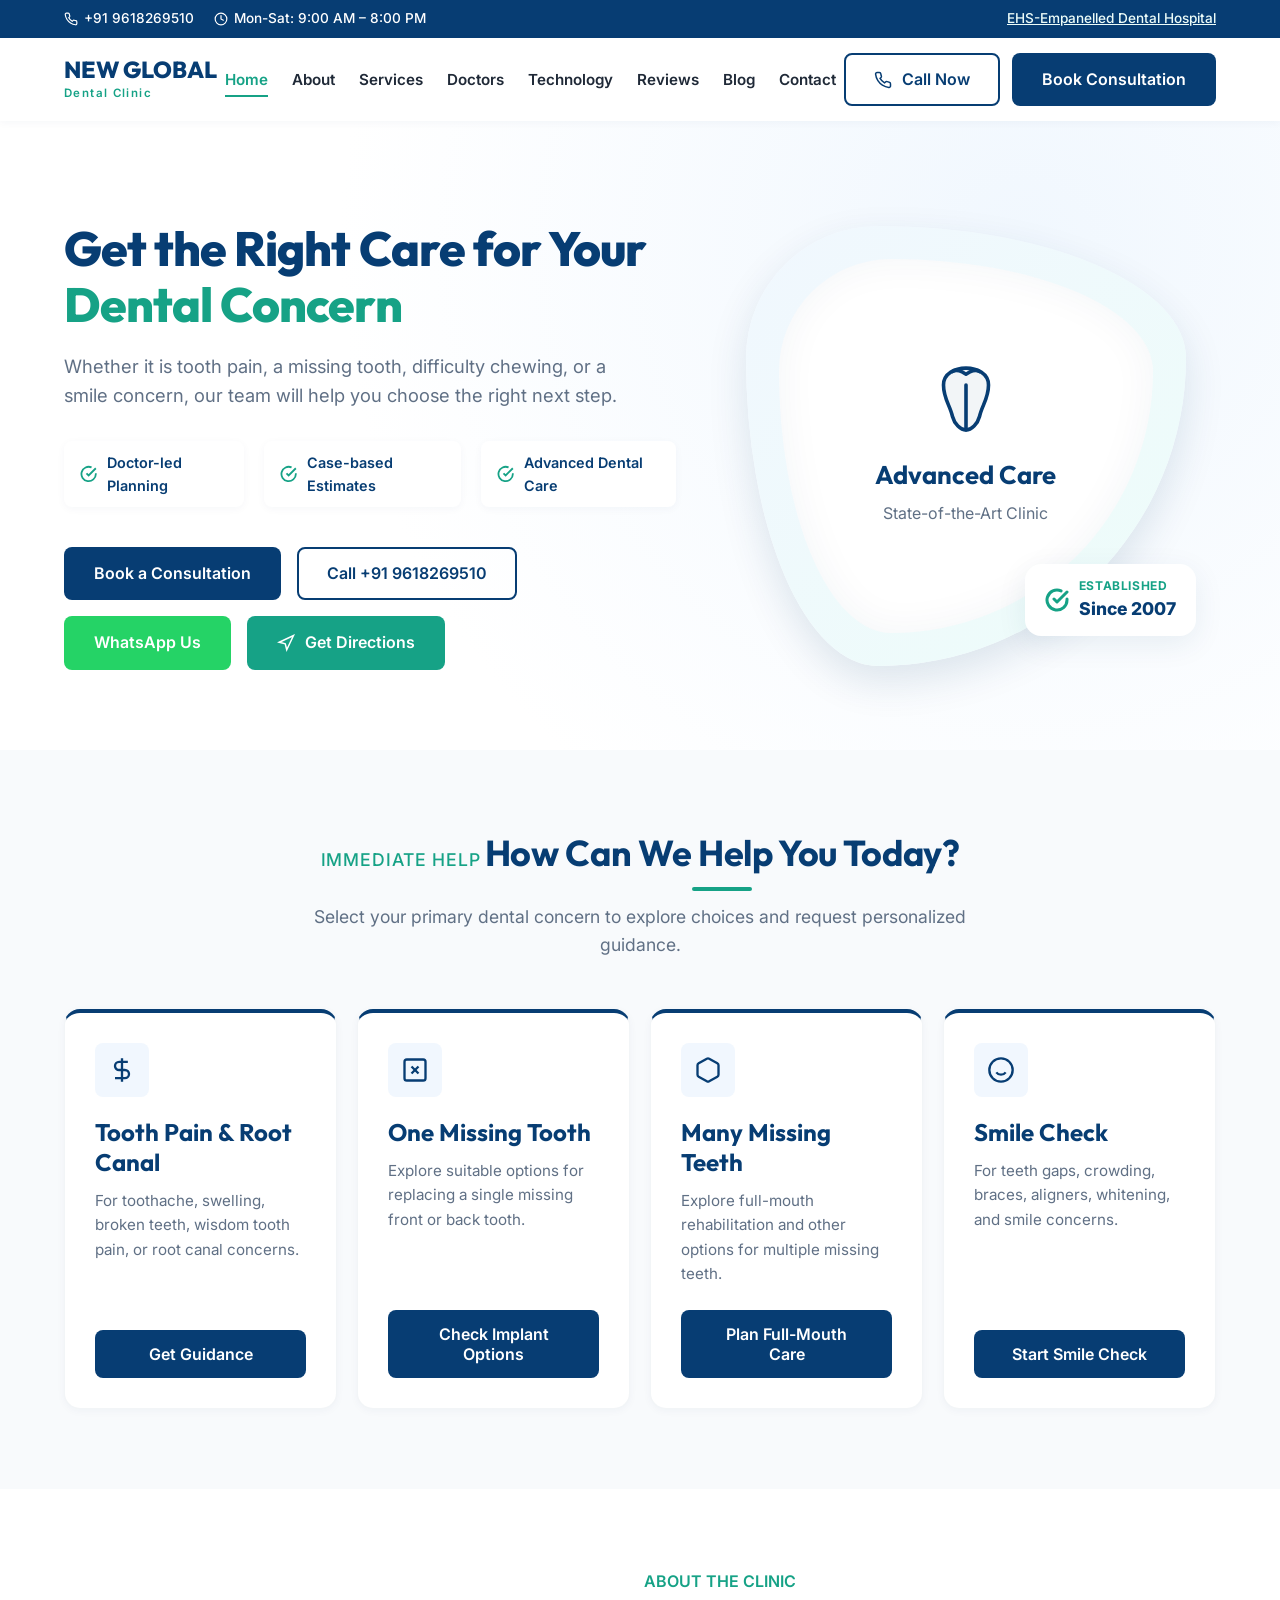
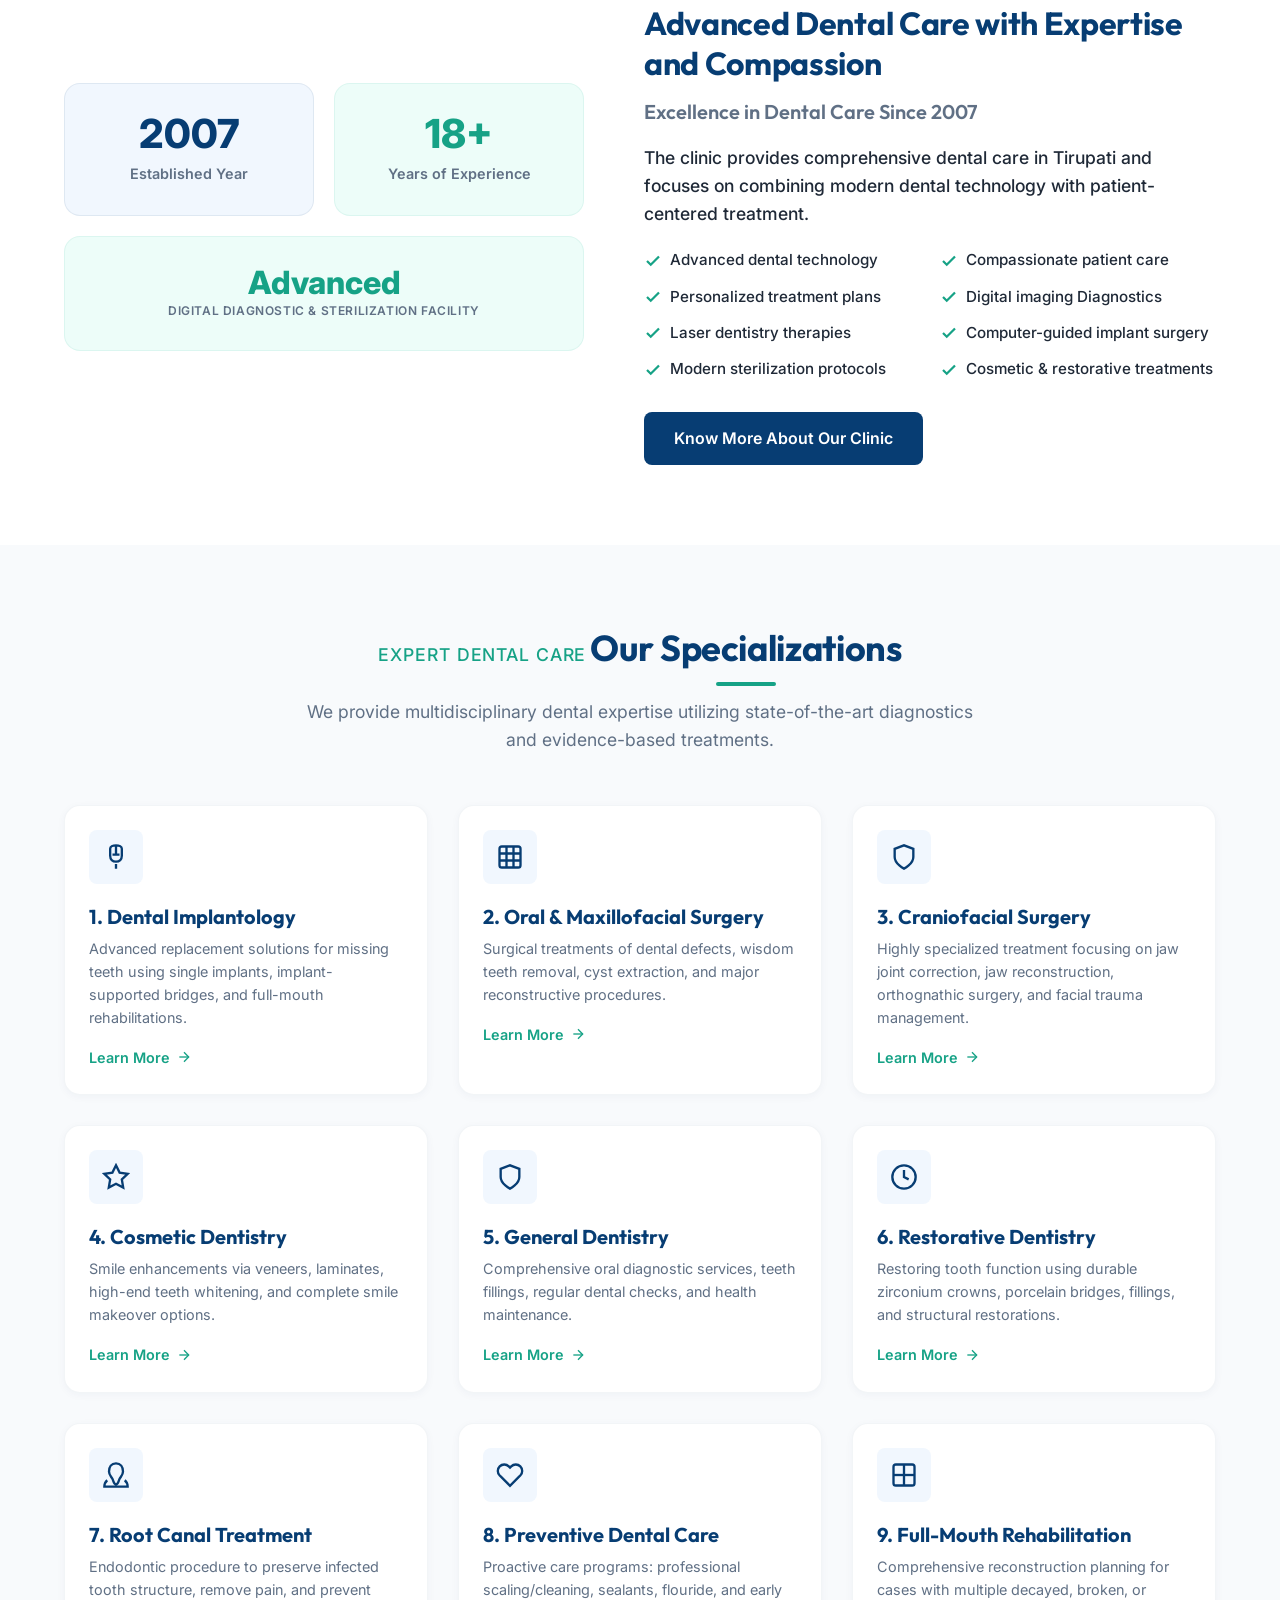
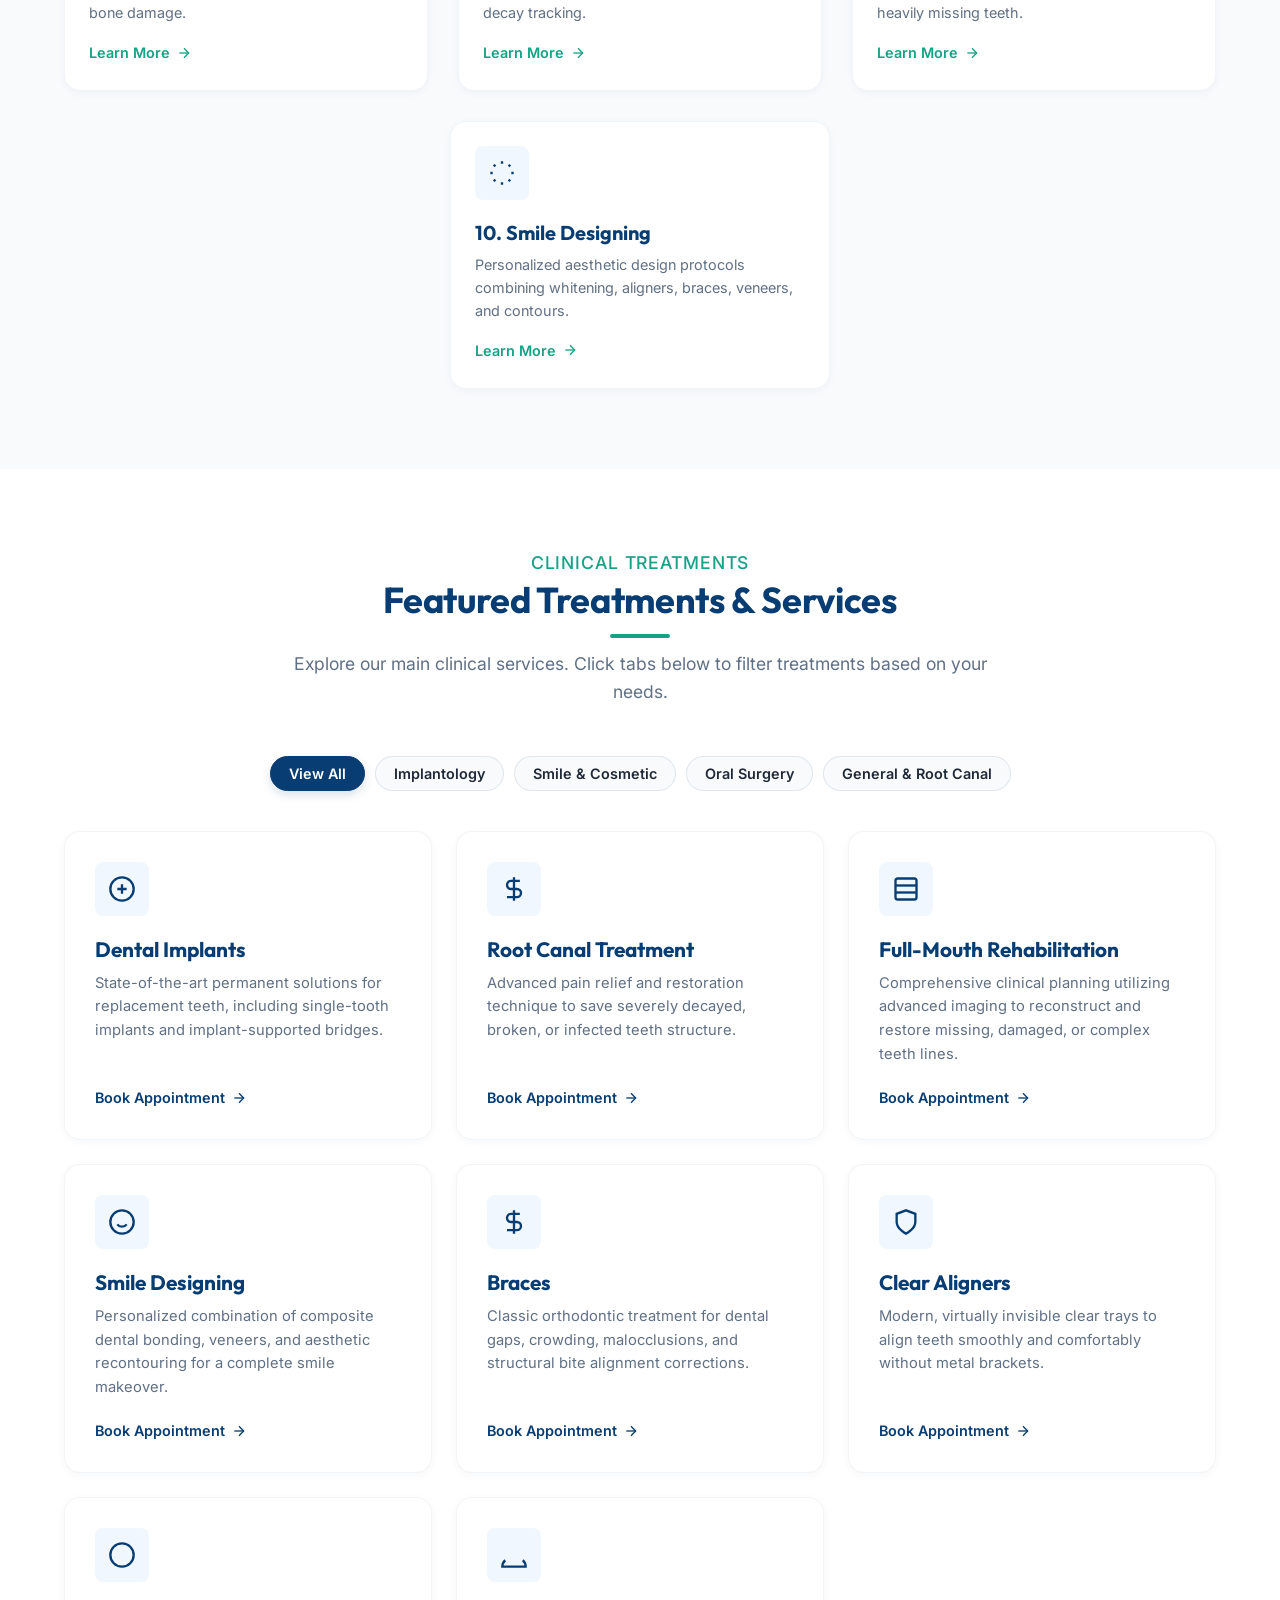
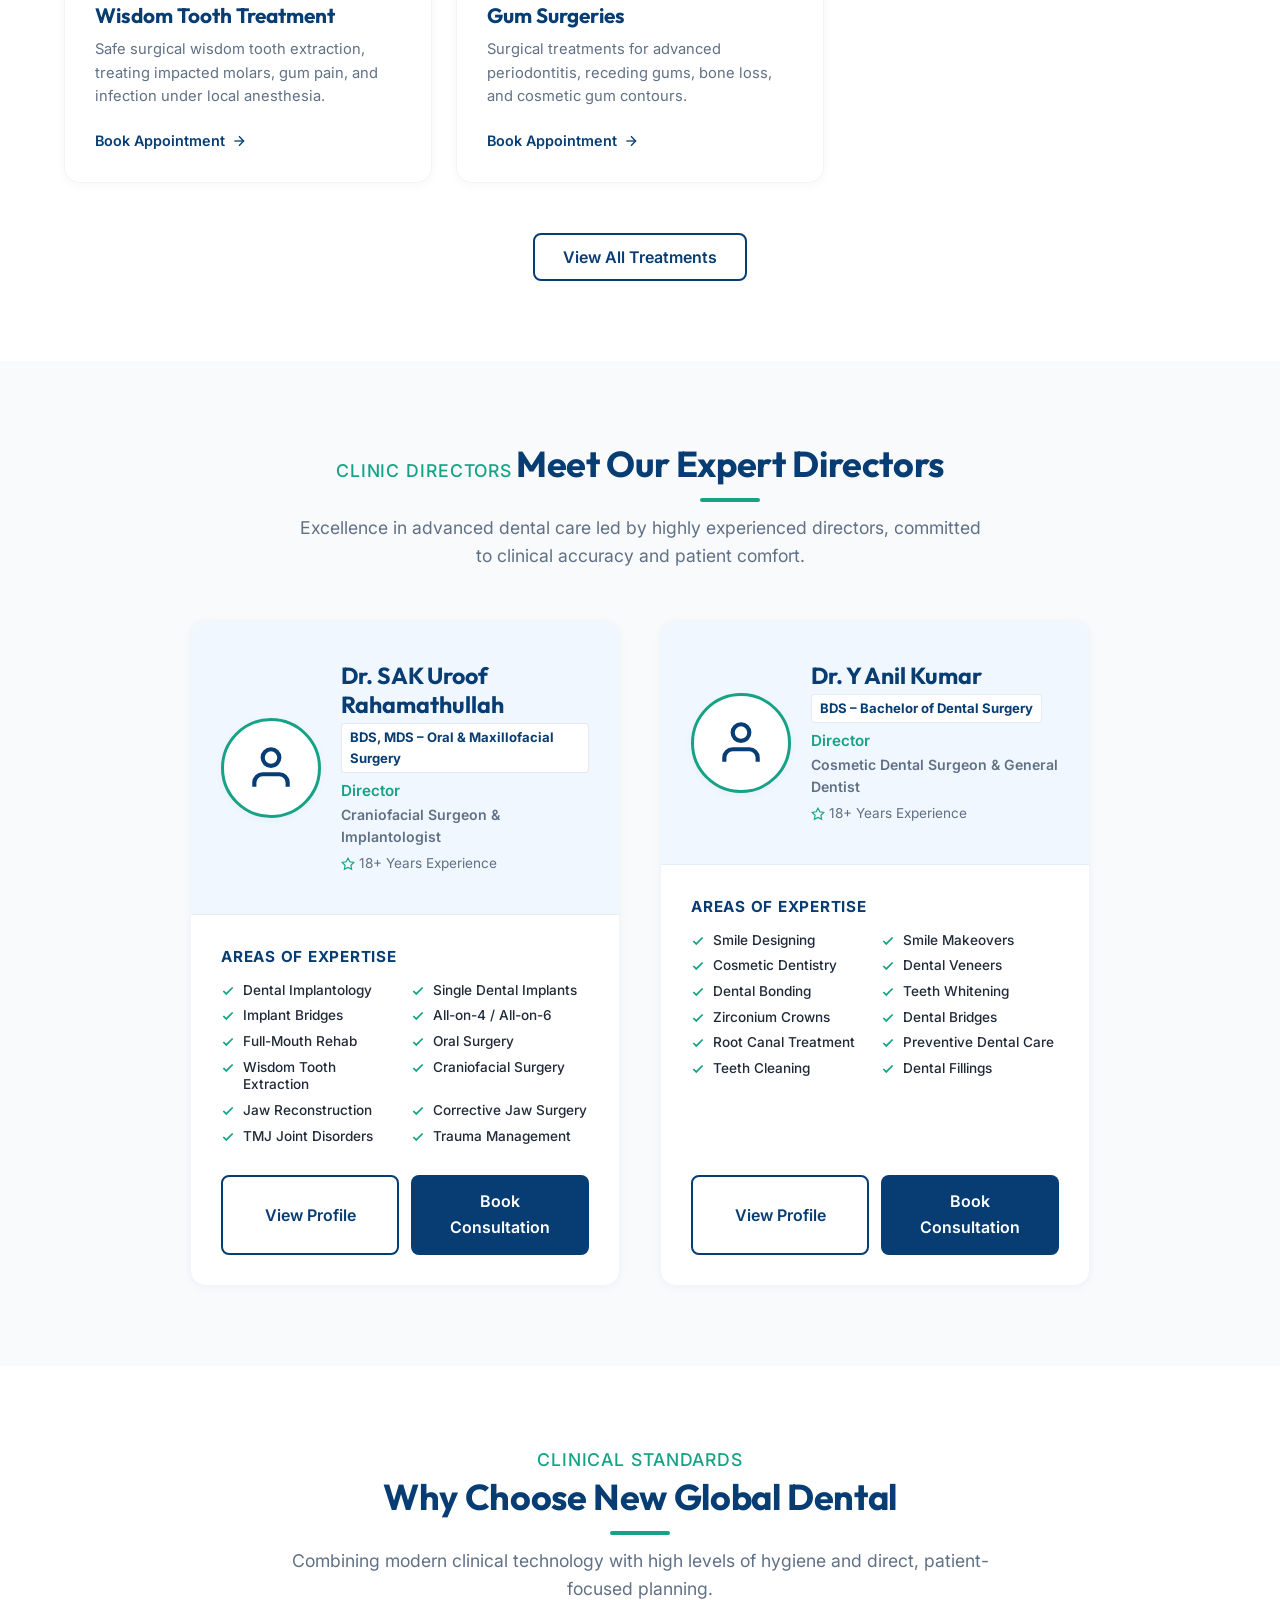
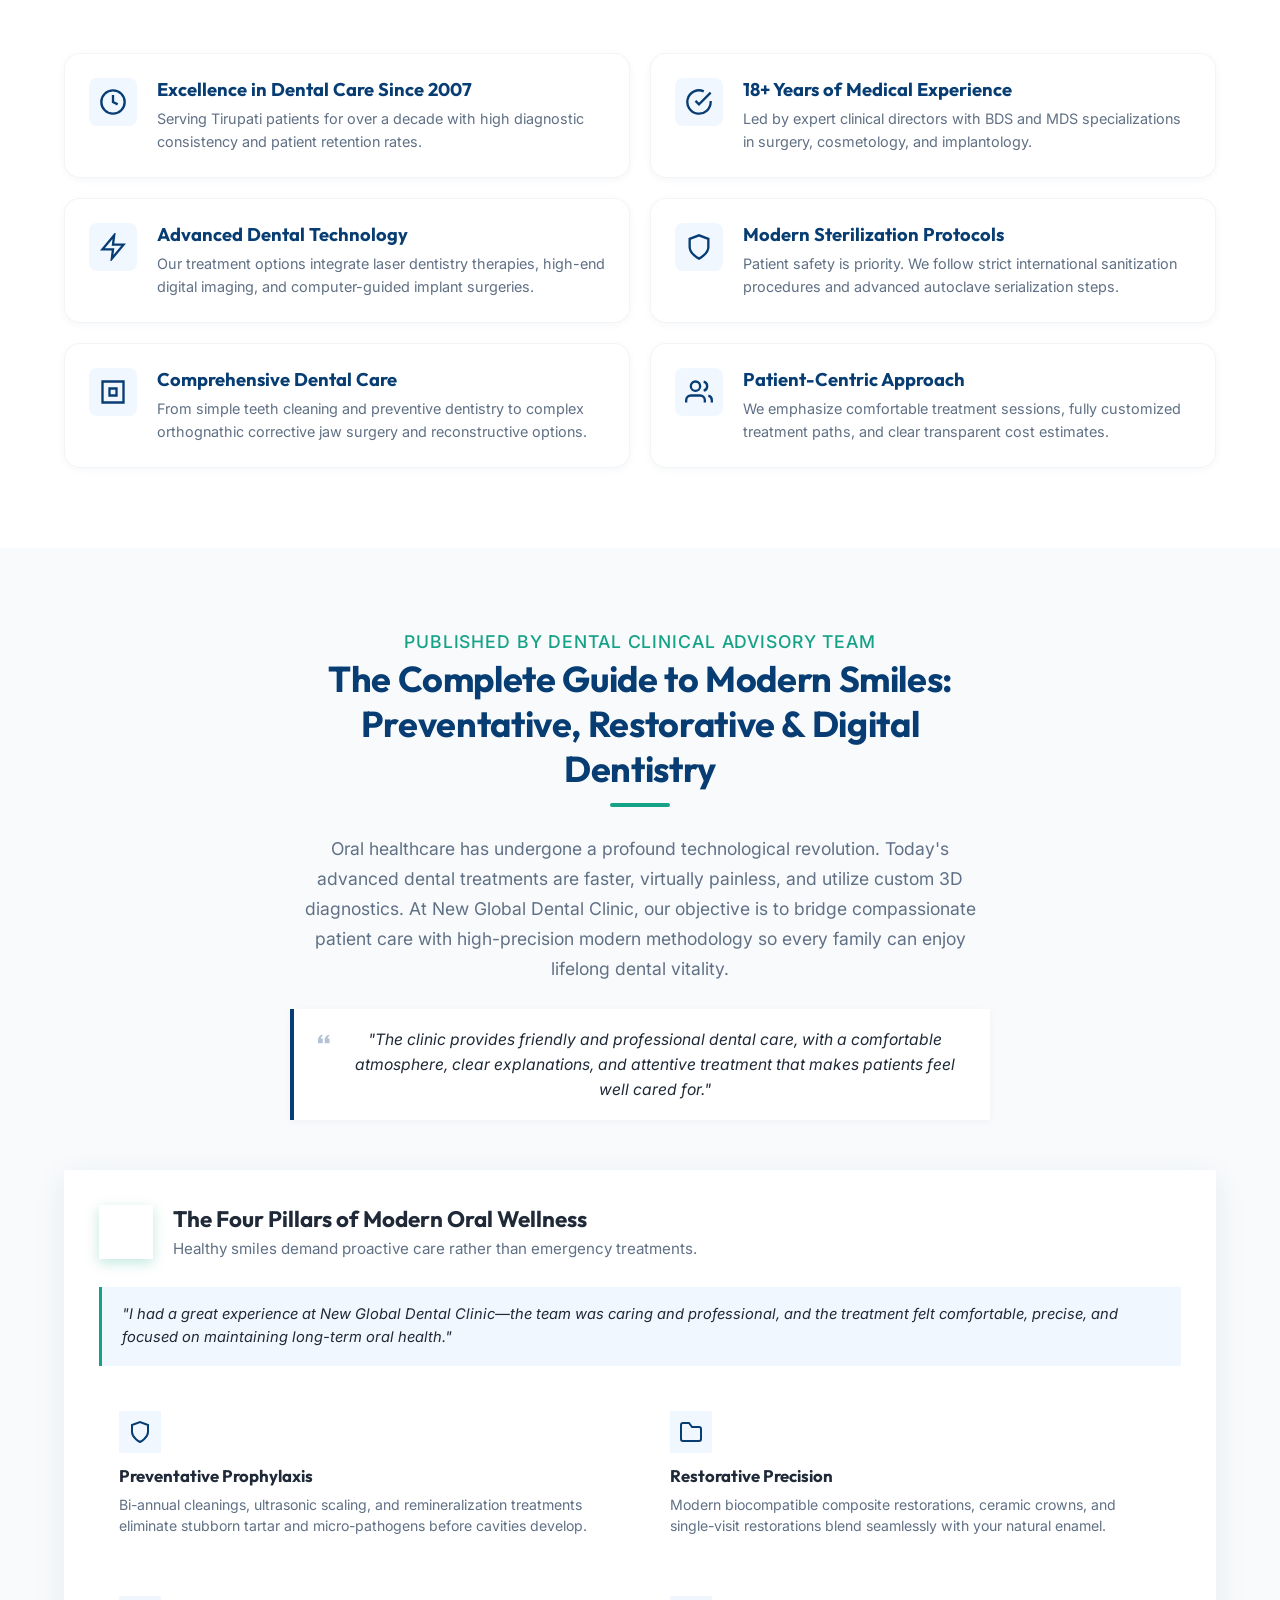
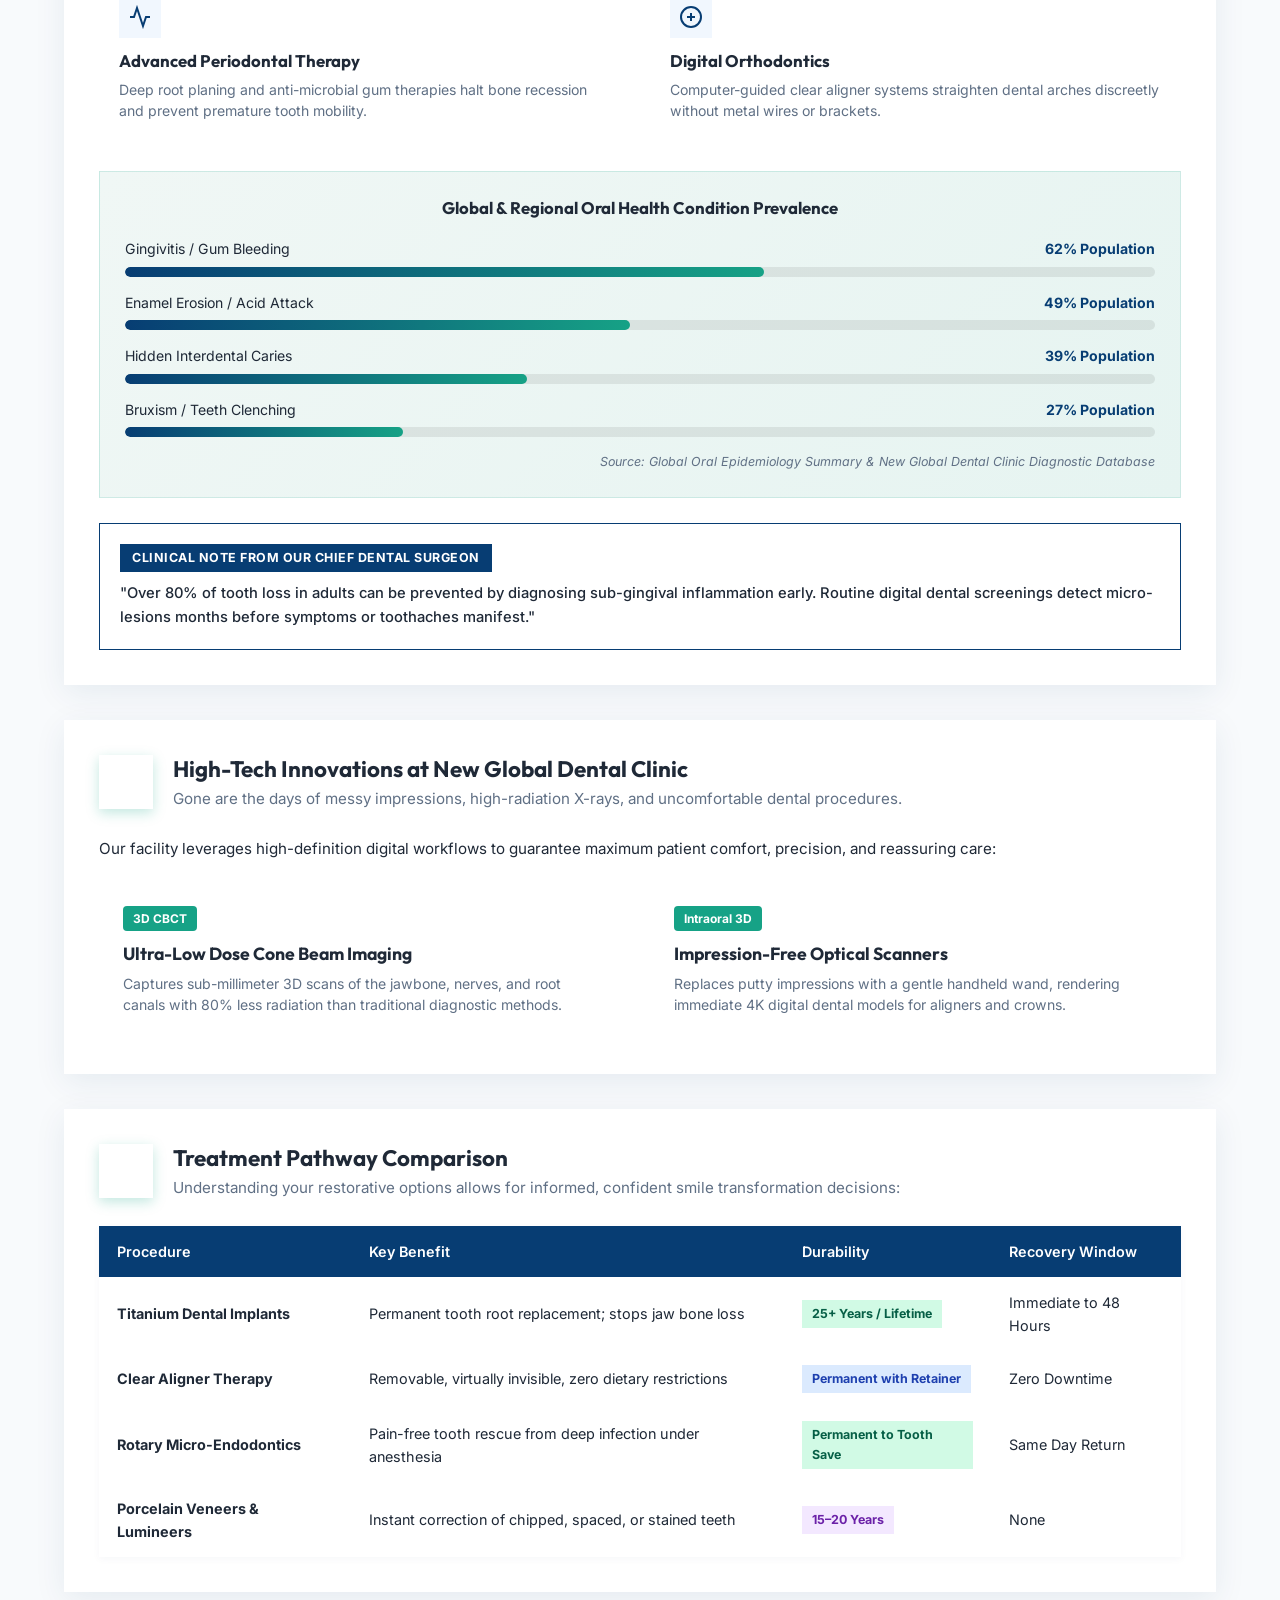
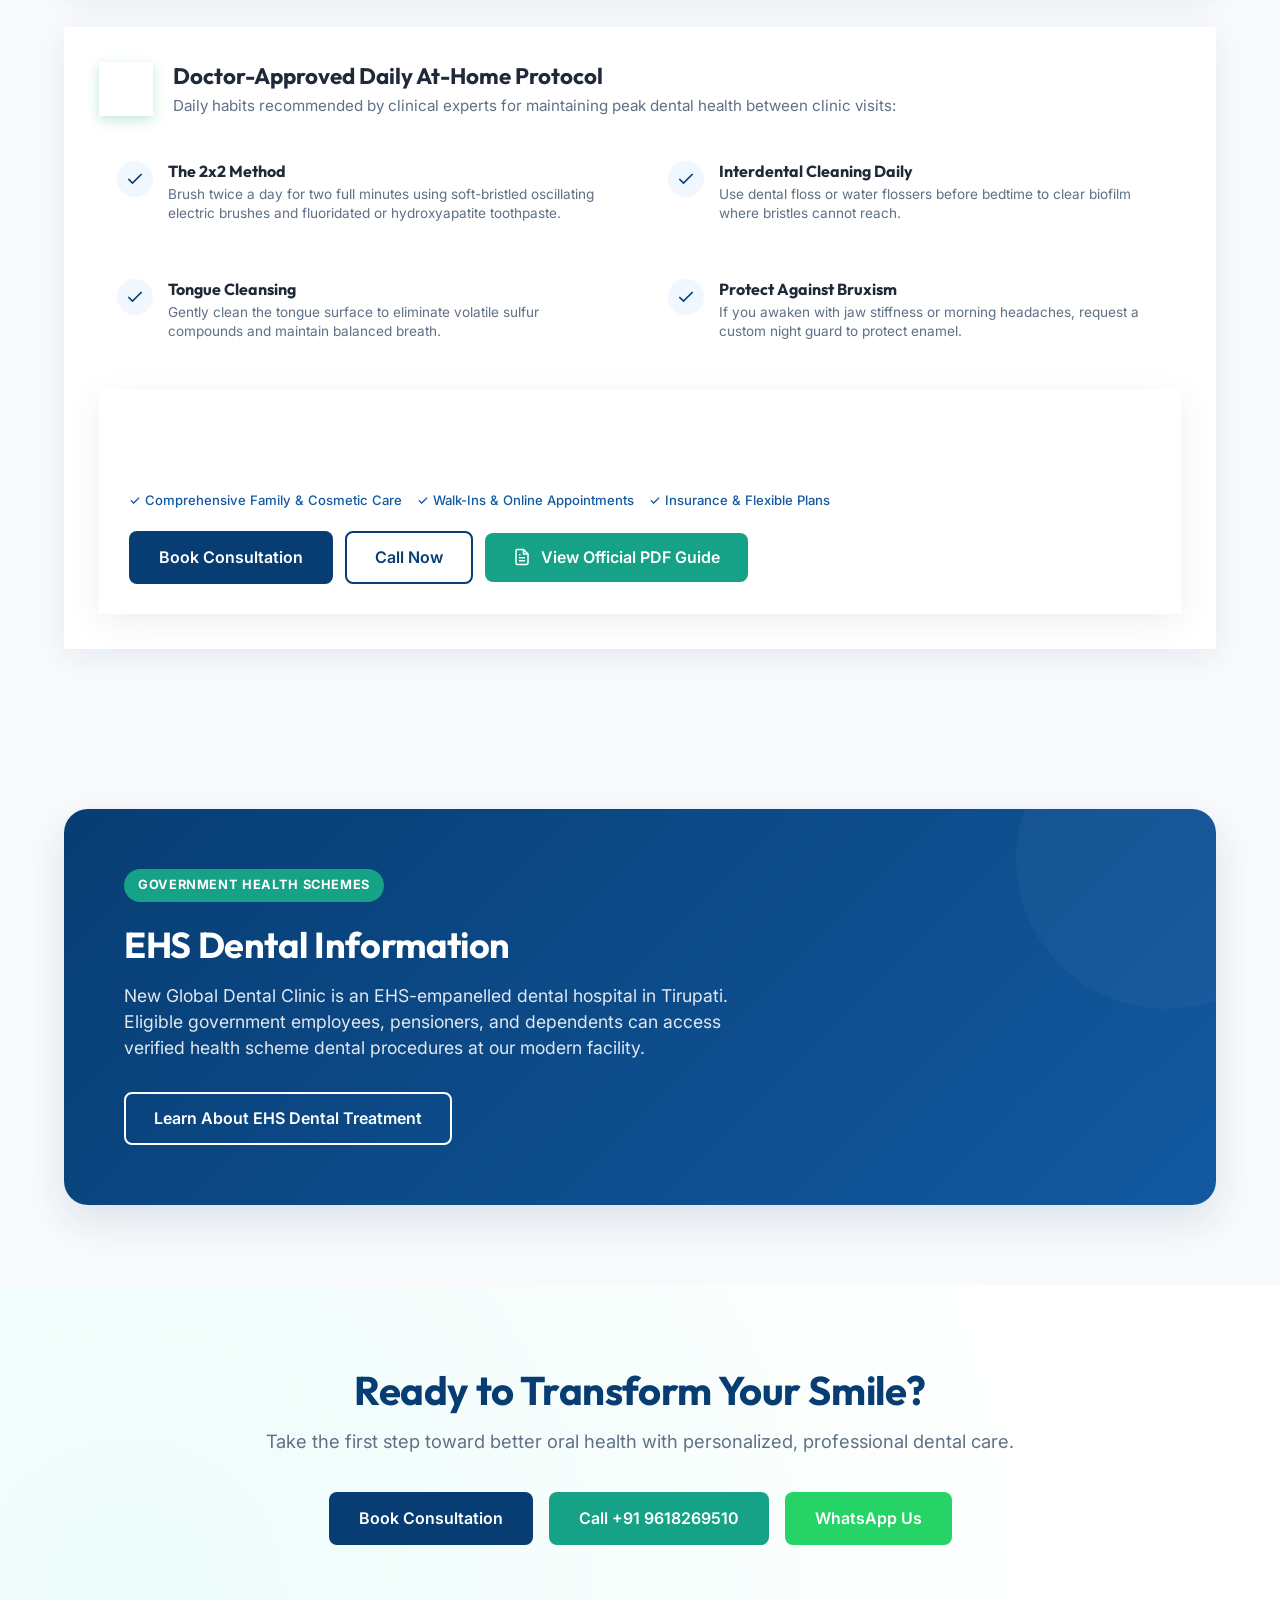
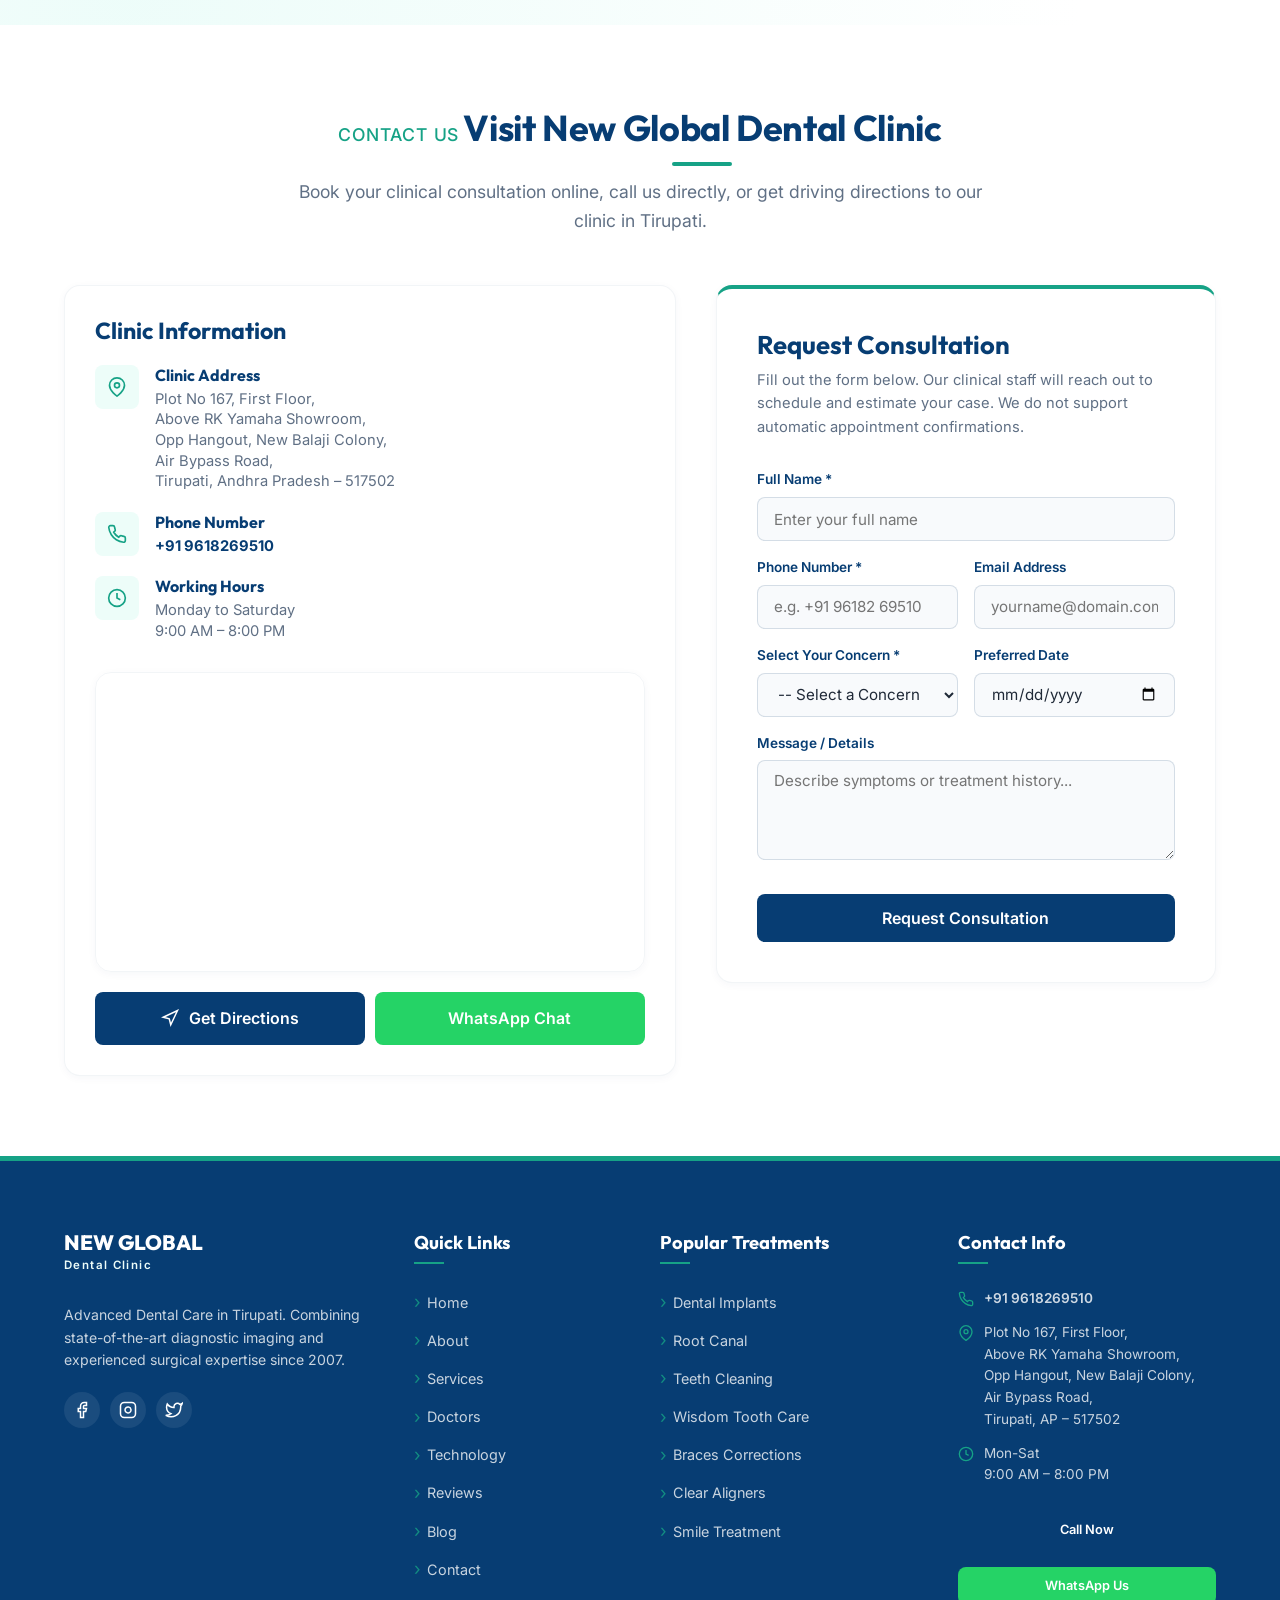
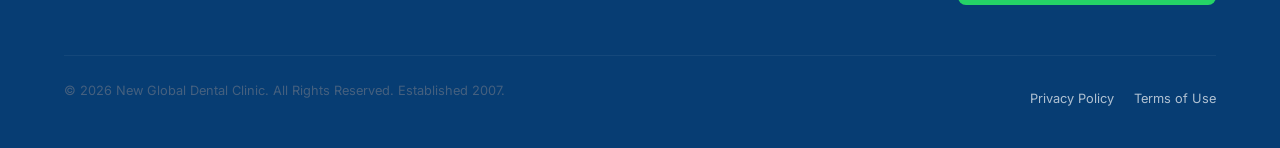
<file: index.html>
<!DOCTYPE html>
<html lang="en">
<head>
  <meta charset="UTF-8">
  <meta name="viewport" content="width=device-width, initial-scale=1.0">
  <meta name="description" content="New Global Dental Clinic offers advanced dental care in Tirupati, including dental implants, root canal treatment, full-mouth rehabilitation, braces, clear aligners and smile treatments.">
  <meta name="keywords" content="dental clinic Tirupati, best dentist Tirupati, dental implants Tirupati, root canal treatment Tirupati, EHS dental hospital Tirupati, Dr. SAK Uroof Rahamathullah, Dr. Y Anil Kumar, cosmetic dentistry, jaw surgery, smile design">
  <meta name="author" content="New Global Dental Clinic">
  
  <!-- Open Graph / Facebook -->
  <meta property="og:type" content="website">
  <meta property="og:url" content="https://newglobaldental.com/">
  <meta property="og:title" content="New Global Dental Clinic | Advanced Dental Care in Tirupati">
  <meta property="og:description" content="Excellence in Dental Care since 2007. Offering dental implants, root canals, braces, aligners, and oral surgery with expert directors in Tirupati.">
  <meta property="og:image" content="/images/og-image.jpg">

  <!-- Twitter -->
  <meta property="twitter:card" content="summary_large_image">
  <meta property="twitter:title" content="New Global Dental Clinic | Advanced Dental Care in Tirupati">
  <meta property="twitter:description" content="Excellence in Dental Care since 2007. Offering dental implants, root canals, braces, aligners, and oral surgery in Tirupati.">

  <title>New Global Dental Clinic | Advanced Dental Care in Tirupati</title>

  <!-- Preconnect to Google Fonts -->
  <link rel="preconnect" href="https://fonts.googleapis.com">
  <link rel="preconnect" href="https://fonts.gstatic.com" crossorigin>

  <!-- Stylesheet -->
  <link rel="stylesheet" href="css/style.css">

  <!-- Favicon -->
  <link rel="icon" type="image/png" href="favicon.png" onerror="this.style.display='none'">
</head>
<body>

  <!-- Skip to content link for Screen Readers -->
  <a href="#main-content" class="skip-link">Skip to main content</a>

  <!-- ==========================================================================
       HEADER SECTION
       ========================================================================== -->
  <header>
    <!-- Top Contact Bar -->
    <div class="top-bar">
      <div class="container top-bar-content">
        <div class="top-bar-info">
          <span>
            <svg viewBox="0 0 24 24" fill="none" stroke="currentColor" stroke-width="2" stroke-linecap="round" stroke-linejoin="round"><path d="M22 16.92v3a2 2 0 0 1-2.18 2 19.79 19.79 0 0 1-8.63-3.07 19.5 19.5 0 0 1-6-6 19.79 19.79 0 0 1-3.07-8.67A2 2 0 0 1 4.11 2h3a2 2 0 0 1 2 1.72 12.84 12.84 0 0 0 .7 2.81 2 2 0 0 1-.45 2.11L8.09 9.91a16 16 0 0 0 6 6l1.27-1.27a2 2 0 0 1 2.11-.45 12.84 12.84 0 0 0 2.81.7A2 2 0 0 1 22 16.92z"/></svg>
            <a href="tel:+919618269510" id="top-bar-phone">+91 9618269510</a>
          </span>
          <span>
            <svg viewBox="0 0 24 24" fill="none" stroke="currentColor" stroke-width="2" stroke-linecap="round" stroke-linejoin="round"><circle cx="12" cy="12" r="10"/><polyline points="12 6 12 12 16 14"/></svg>
            Mon-Sat: 9:00 AM – 8:00 PM
          </span>
        </div>
        <div class="top-bar-action">
          <a href="#ehs" id="top-bar-ehs-link">EHS-Empanelled Dental Hospital</a>
        </div>
      </div>
    </div>

    <!-- Main Navigation Bar -->
    <div class="main-header" id="navbar-sticky">
      <div class="container">
        <nav class="navbar" aria-label="Main Navigation">
          <!-- Logo area -->
          <a href="#home" class="logo" id="header-logo-link" aria-label="New Global Dental Clinic Home">
            <span class="logo-title">New Global</span>
            <span class="logo-subtitle">Dental Clinic</span>
          </a>

          <!-- Desktop Links -->
          <ul class="nav-links" id="desktop-menu">
            <li><a href="index.html" class="active" id="nav-link-home">Home</a></li>
            <li><a href="about.html" id="nav-link-about">About</a></li>
            <li><a href="services.html" id="nav-link-services">Services</a></li>
            <li><a href="doctors.html" id="nav-link-doctors">Doctors</a></li>
            <li><a href="technology.html" id="nav-link-technology">Technology</a></li>
            <li><a href="reviews.html" id="nav-link-reviews">Reviews</a></li>
            <li><a href="blog.html" id="nav-link-blog">Blog</a></li>
            <li><a href="contact.html" id="nav-link-contact">Contact</a></li>
          </ul>

          <!-- Desktop CTAs -->
          <div class="nav-cta">
            <a href="tel:+919618269510" class="btn btn-outline-primary" id="nav-btn-call" aria-label="Call clinic at +91 9618269510">
              <svg width="18" height="18" viewBox="0 0 24 24" fill="none" stroke="currentColor" stroke-width="2"><path d="M22 16.92v3a2 2 0 0 1-2.18 2 19.79 19.79 0 0 1-8.63-3.07 19.5 19.5 0 0 1-6-6 19.79 19.79 0 0 1-3.07-8.67A2 2 0 0 1 4.11 2h3a2 2 0 0 1 2 1.72 12.84 12.84 0 0 0 .7 2.81 2 2 0 0 1-.45 2.11L8.09 9.91a16 16 0 0 0 6 6l1.27-1.27a2 2 0 0 1 2.11-.45 12.84 12.84 0 0 0 2.81.7A2 2 0 0 1 22 16.92z"/></svg>
              Call Now
            </a>
            <a href="contact.html" class="btn btn-primary" id="nav-btn-consultation">Book Consultation</a>
          </div>

          <!-- Mobile Hamburger Toggle -->
          <button class="hamburger" id="mobile-menu-toggle" aria-label="Toggle navigation menu" aria-expanded="false" aria-controls="mobile-drawer">
            <span></span>
            <span></span>
            <span></span>
          </button>
        </nav>
      </div>
    </div>
  </header>

  <!-- Mobile Drawer Menu Overlay -->
  <div class="mobile-drawer-overlay" id="drawer-overlay" aria-hidden="true"></div>
  <!-- Mobile Drawer Menu Container -->
  <nav class="mobile-nav-drawer" id="mobile-drawer" aria-label="Mobile Navigation" aria-hidden="true">
    <ul class="nav-links">
      <li><a href="index.html" class="active" id="mob-link-home">Home</a></li>
      <li><a href="about.html" id="mob-link-about">About</a></li>
      <li><a href="services.html" id="mob-link-services">Services</a></li>
      <li><a href="doctors.html" id="mob-link-doctors">Doctors</a></li>
      <li><a href="technology.html" id="mob-link-technology">Technology</a></li>
      <li><a href="reviews.html" id="mob-link-reviews">Reviews</a></li>
      <li><a href="blog.html" id="mob-link-blog">Blog</a></li>
      <li><a href="contact.html" id="mob-link-contact">Contact</a></li>
    </ul>
    <div class="nav-cta">
      <a href="#consultation" class="btn btn-primary" id="mob-btn-consultation">Book Consultation</a>
      <a href="tel:+919618269510" class="btn btn-outline-primary" id="mob-btn-call">Call Now</a>
      <a href="https://wa.me/919618269510?text=Hello%20New%20Global%20Dental%20Clinic,%20I%20would%20like%20to%20book%20a%20consultation." target="_blank" rel="noopener noreferrer" class="btn btn-whatsapp" id="mob-btn-whatsapp">
        <svg width="20" height="20" viewBox="0 0 24 24" fill="currentColor"><path d="M.057 24l1.687-6.163c-1.041-1.804-1.588-3.849-1.587-5.946C.06 5.348 5.397.01 12.008.01c3.202.001 6.212 1.246 8.477 3.514 2.266 2.268 3.507 5.28 3.505 8.484-.004 6.657-5.34 11.997-11.953 11.997-2.005-.001-3.973-.502-5.724-1.455L0 24zm6.59-4.846c1.6.95 3.188 1.449 4.825 1.451 5.436 0 9.86-4.37 9.864-9.799.002-2.63-1.023-5.101-2.885-6.967C16.58 1.972 14.116.953 11.49.953c-5.437 0-9.862 4.371-9.866 9.8.001 2.02.533 3.996 1.542 5.724L2.17 19.974l3.88-.992.597.372zm12.793-7.234c-.26-.13-1.54-.759-1.777-.846-.237-.087-.41-.13-.58.13-.172.26-.668.846-.818 1.02-.15.173-.3.195-.56.065-.26-.13-1.097-.404-2.09-1.287-.773-.688-1.294-1.538-1.445-1.798-.15-.26-.016-.4.115-.53.118-.117.26-.304.39-.456.13-.15.173-.26.26-.433.086-.173.043-.325-.022-.455-.065-.13-.58-1.398-.795-1.92-.21-.51-.439-.439-.58-.439-.142 0-.304-.01-.467-.01-.162 0-.427.06-.65.304-.224.24-.853.834-.853 2.031 0 1.197.873 2.35 1.002 2.52.13.17 1.71 2.607 4.14 3.655.578.249 1.03.398 1.38.509.58.185 1.11.159 1.52.098.46-.069 1.54-.629 1.76-1.236.219-.607.219-1.127.154-1.236-.065-.11-.237-.195-.497-.326z"/></svg>
        WhatsApp Us
      </a>
    </div>
  </nav>

  <!-- ==========================================================================
       MAIN CONTENT CONTAINER
       ========================================================================== -->
  <main id="main-content">

    <!-- ==========================================================================
         HERO SECTION
         ========================================================================== -->
    <section class="hero" id="home">
      <div class="container hero-content">
        <div class="hero-text">
          <h1>Get the Right Care for Your <span>Dental Concern</span></h1>
          <p class="supporting-text">Whether it is tooth pain, a missing tooth, difficulty chewing, or a smile concern, our team will help you choose the right next step.</p>
          
          <div class="trust-highlights">
            <div class="trust-item">
              <svg viewBox="0 0 24 24" fill="none" stroke="currentColor" stroke-width="2.5"><path d="M22 11.08V12a10 10 0 1 1-5.93-9.14"/><polyline points="22 4 12 14.01 9 11.01"/></svg>
              Doctor-led Planning
            </div>
            <div class="trust-item">
              <svg viewBox="0 0 24 24" fill="none" stroke="currentColor" stroke-width="2.5"><path d="M22 11.08V12a10 10 0 1 1-5.93-9.14"/><polyline points="22 4 12 14.01 9 11.01"/></svg>
              Case-based Estimates
            </div>
            <div class="trust-item">
              <svg viewBox="0 0 24 24" fill="none" stroke="currentColor" stroke-width="2.5"><path d="M22 11.08V12a10 10 0 1 1-5.93-9.14"/><polyline points="22 4 12 14.01 9 11.01"/></svg>
              Advanced Dental Care
            </div>
          </div>

          <div class="hero-ctas">
            <a href="#consultation" class="btn btn-primary" id="hero-btn-consultation">Book a Consultation</a>
            <a href="tel:+919618269510" class="btn btn-outline-primary" id="hero-btn-call">Call +91 9618269510</a>
            <a href="https://wa.me/919618269510?text=Hello%20New%20Global%20Dental%20Clinic,%20I%20would%20like%20to%20book%20a%20consultation." target="_blank" rel="noopener noreferrer" class="btn btn-whatsapp" id="hero-btn-whatsapp">WhatsApp Us</a>
            <a href="https://maps.google.com/?q=New+Global+Dental+Clinic+Tirupati+Air+Bypass+Road" target="_blank" rel="noopener noreferrer" class="btn btn-secondary" id="hero-btn-directions">
              <svg width="18" height="18" viewBox="0 0 24 24" fill="none" stroke="currentColor" stroke-width="2"><polygon points="3 11 22 2 13 21 11 13 3 11"/></svg>
              Get Directions
            </a>
          </div>
        </div>

        <div class="hero-image-wrapper">
          <!-- Premium Clinical Graphic Representation -->
          <div class="hero-graphic" aria-hidden="true">
            <div class="hero-graphic-inner">
              <svg viewBox="0 0 100 100" fill="none" stroke="currentColor" stroke-width="4" stroke-linecap="round" stroke-linejoin="round">
                <!-- Premium Tooth Outline SVG -->
                <path d="M25 40C25 15, 75 15, 75 40C75 55, 68 62, 65 75C63 83, 56 90, 50 90C44 90, 37 83, 35 75C32 62, 25 55, 25 40Z" fill="rgba(12, 59, 102, 0.05)"/>
                <path d="M50 40V90"/>
                <path d="M35 25C40 22, 45 25, 50 28C55 25, 60 22, 65 25"/>
              </svg>
              <h3>Advanced Care</h3>
              <p>State-of-the-Art Clinic</p>
            </div>
            <div class="hero-graphic-badge">
              <svg width="24" height="24" viewBox="0 0 24 24" fill="none" stroke="var(--secondary)" stroke-width="3" stroke-linecap="round" stroke-linejoin="round"><path d="M22 11.08V12a10 10 0 1 1-5.93-9.14"/><polyline points="22 4 12 14.01 9 11.01"/></svg>
              <div class="badge-text">
                <span class="badge-title">Established</span>
                <span class="badge-value">Since 2007</span>
              </div>
            </div>
          </div>
        </div>
      </div>
    </section>

    <!-- ==========================================================================
         QUICK PATIENT PATHS
         ========================================================================== -->
    <section class="section alt-bg" id="quick-paths">
      <div class="container">
        <div class="section-header">
          <span class="subheading">Immediate Help</span>
          <h2>How Can We Help You Today?</h2>
          <p>Select your primary dental concern to explore choices and request personalized guidance.</p>
        </div>

        <div class="grid-4">
          <!-- Pathway 1: Tooth Pain -->
          <article class="card pathway-card">
            <div>
              <div class="icon-box" aria-hidden="true">
                <svg viewBox="0 0 24 24" fill="none" stroke="currentColor" stroke-width="2"><path d="M12 2v20M17 5H9.5a3.5 3.5 0 0 0 0 7h5a3.5 3.5 0 0 1 0 7H6"/></svg>
              </div>
              <h3>Tooth Pain &amp; Root Canal</h3>
              <p>For toothache, swelling, broken teeth, wisdom tooth pain, or root canal concerns.</p>
            </div>
            <button class="btn btn-primary quick-path-trigger" data-concern="Tooth Pain" aria-label="Get guidance for tooth pain and root canal">Get Guidance</button>
          </article>

          <!-- Pathway 2: Single Missing Tooth -->
          <article class="card pathway-card">
            <div>
              <div class="icon-box" aria-hidden="true">
                <svg viewBox="0 0 24 24" fill="none" stroke="currentColor" stroke-width="2"><rect x="3" y="3" width="18" height="18" rx="2" ry="2"/><line x1="9" y1="9" x2="15" y2="15"/><line x1="15" y1="9" x2="9" y2="15"/></svg>
              </div>
              <h3>One Missing Tooth</h3>
              <p>Explore suitable options for replacing a single missing front or back tooth.</p>
            </div>
            <button class="btn btn-primary quick-path-trigger" data-concern="Missing Tooth" aria-label="Check dental implant options for one missing tooth">Check Implant Options</button>
          </article>

          <!-- Pathway 3: Many Missing Teeth -->
          <article class="card pathway-card">
            <div>
              <div class="icon-box" aria-hidden="true">
                <svg viewBox="0 0 24 24" fill="none" stroke="currentColor" stroke-width="2"><path d="M21 16V8a2 2 0 0 0-1-1.73l-7-4a2 2 0 0 0-2 0l-7 4A2 2 0 0 0 3 8v8a2 2 0 0 0 1 1.73l7 4a2 2 0 0 0 2 0l7-4A2 2 0 0 0 21 16z"/></svg>
              </div>
              <h3>Many Missing Teeth</h3>
              <p>Explore full-mouth rehabilitation and other options for multiple missing teeth.</p>
            </div>
            <button class="btn btn-primary quick-path-trigger" data-concern="Full-Mouth Treatment" aria-label="Plan full-mouth care for multiple missing teeth">Plan Full-Mouth Care</button>
          </article>

          <!-- Pathway 4: Smile Check -->
          <article class="card pathway-card">
            <div>
              <div class="icon-box" aria-hidden="true">
                <svg viewBox="0 0 24 24" fill="none" stroke="currentColor" stroke-width="2"><path d="M12 22c5.523 0 10-4.477 10-10S17.523 2 12 2 2 6.477 2 12s4.477 10 10 10z"/><path d="M8 14s1.5 2 4 2 4-2 4-2"/><line x1="9" y1="9" x2="9.01" y2="9"/><line x1="15" y1="9" x2="15.01" y2="9"/></svg>
              </div>
              <h3>Smile Check</h3>
              <p>For teeth gaps, crowding, braces, aligners, whitening, and smile concerns.</p>
            </div>
            <button class="btn btn-primary quick-path-trigger" data-concern="Smile Designing" aria-label="Start smile check for alignment and cosmetic dentistry">Start Smile Check</button>
          </article>
        </div>
      </div>
    </section>

    <!-- ==========================================================================
         ABOUT THE CLINIC
         ========================================================================== -->
    <section class="section" id="about">
      <div class="container about-grid">
        <div class="about-stats" aria-hidden="true">
          <div class="stat-box">
            <div class="stat-number">2007</div>
            <div class="stat-label">Established Year</div>
          </div>
          <div class="stat-box alt">
            <div class="stat-number">18+</div>
            <div class="stat-label">Years of Experience</div>
          </div>
          <div class="stat-box alt" style="grid-column: span 2;">
            <div class="stat-number" style="font-size: 2rem; margin-bottom: 2px;">Advanced</div>
            <div class="stat-label" style="text-transform: uppercase; letter-spacing: 0.05em; font-size: 0.75rem;">Digital Diagnostic &amp; Sterilization Facility</div>
          </div>
        </div>

        <div class="about-text">
          <span class="subheading" style="color: var(--secondary); font-weight:600; text-transform: uppercase; display:block; margin-bottom: 8px;">About the Clinic</span>
          <h2>Advanced Dental Care with Expertise and Compassion</h2>
          <h3 style="font-size:1.25rem; font-weight:600; color:var(--text-muted); margin-bottom: 20px;">Excellence in Dental Care Since 2007</h3>
          <p class="lead">The clinic provides comprehensive dental care in Tirupati and focuses on combining modern dental technology with patient-centered treatment.</p>
          
          <ul class="about-features">
            <li>
              <svg viewBox="0 0 24 24" fill="none" stroke="currentColor" stroke-width="3"><polyline points="20 6 9 17 4 12"/></svg>
              Advanced dental technology
            </li>
            <li>
              <svg viewBox="0 0 24 24" fill="none" stroke="currentColor" stroke-width="3"><polyline points="20 6 9 17 4 12"/></svg>
              Compassionate patient care
            </li>
            <li>
              <svg viewBox="0 0 24 24" fill="none" stroke="currentColor" stroke-width="3"><polyline points="20 6 9 17 4 12"/></svg>
              Personalized treatment plans
            </li>
            <li>
              <svg viewBox="0 0 24 24" fill="none" stroke="currentColor" stroke-width="3"><polyline points="20 6 9 17 4 12"/></svg>
              Digital imaging Diagnostics
            </li>
            <li>
              <svg viewBox="0 0 24 24" fill="none" stroke="currentColor" stroke-width="3"><polyline points="20 6 9 17 4 12"/></svg>
              Laser dentistry therapies
            </li>
            <li>
              <svg viewBox="0 0 24 24" fill="none" stroke="currentColor" stroke-width="3"><polyline points="20 6 9 17 4 12"/></svg>
              Computer-guided implant surgery
            </li>
            <li>
              <svg viewBox="0 0 24 24" fill="none" stroke="currentColor" stroke-width="3"><polyline points="20 6 9 17 4 12"/></svg>
              Modern sterilization protocols
            </li>
            <li>
              <svg viewBox="0 0 24 24" fill="none" stroke="currentColor" stroke-width="3"><polyline points="20 6 9 17 4 12"/></svg>
              Cosmetic &amp; restorative treatments
            </li>
          </ul>

          <a href="#contact" class="btn btn-primary" id="about-btn-more">Know More About Our Clinic</a>
        </div>
      </div>
    </section>

    <!-- ==========================================================================
         OUR SPECIALIZATIONS
         ========================================================================== -->
    <section class="section alt-bg" id="specializations">
      <div class="container">
        <div class="section-header">
          <span class="subheading">Expert Dental Care</span>
          <h2>Our Specializations</h2>
          <p>We provide multidisciplinary dental expertise utilizing state-of-the-art diagnostics and evidence-based treatments.</p>
        </div>

        <div class="grid-3">
          <!-- Spec 1: Dental Implantology -->
          <article class="card spec-card">
            <div class="icon-box" aria-hidden="true">
              <!-- Custom Tooth/Implant SVG -->
              <svg viewBox="0 0 24 24" fill="none" stroke="currentColor" stroke-width="2"><path d="M12 2v8M12 18v4M9 10h6M7 5c0-1.657 2.239-3 5-3s5 1.343 5 3v6c0 3-2 5-5 5s-5-2-5-5V5z"/></svg>
            </div>
            <h3>1. Dental Implantology</h3>
            <p>Advanced replacement solutions for missing teeth using single implants, implant-supported bridges, and full-mouth rehabilitations.</p>
            <a href="#treatments" class="spec-link filter-trigger" data-filter="implantology">
              Learn More 
              <svg viewBox="0 0 24 24" fill="none" stroke="currentColor" stroke-width="2"><line x1="5" y1="12" x2="19" y2="12"/><polyline points="12 5 19 12 12 19"/></svg>
            </a>
          </article>

          <!-- Spec 2: Oral & Maxillofacial Surgery -->
          <article class="card spec-card">
            <div class="icon-box" aria-hidden="true">
              <svg viewBox="0 0 24 24" fill="none" stroke="currentColor" stroke-width="2"><rect x="3" y="3" width="18" height="18" rx="2" ry="2"/><path d="M9 3v18M15 3v18M3 9h18M3 15h18"/></svg>
            </div>
            <h3>2. Oral &amp; Maxillofacial Surgery</h3>
            <p>Surgical treatments of dental defects, wisdom teeth removal, cyst extraction, and major reconstructive procedures.</p>
            <a href="#treatments" class="spec-link filter-trigger" data-filter="surgery">
              Learn More 
              <svg viewBox="0 0 24 24" fill="none" stroke="currentColor" stroke-width="2"><line x1="5" y1="12" x2="19" y2="12"/><polyline points="12 5 19 12 12 19"/></svg>
            </a>
          </article>

          <!-- Spec 3: Craniofacial Surgery -->
          <article class="card spec-card">
            <div class="icon-box" aria-hidden="true">
              <svg viewBox="0 0 24 24" fill="none" stroke="currentColor" stroke-width="2"><path d="M12 22s8-4 8-10V5l-8-3-8 3v7c0 6 8 10 8 10z"/></svg>
            </div>
            <h3>3. Craniofacial Surgery</h3>
            <p>Highly specialized treatment focusing on jaw joint correction, jaw reconstruction, orthognathic surgery, and facial trauma management.</p>
            <a href="#treatments" class="spec-link filter-trigger" data-filter="surgery">
              Learn More 
              <svg viewBox="0 0 24 24" fill="none" stroke="currentColor" stroke-width="2"><line x1="5" y1="12" x2="19" y2="12"/><polyline points="12 5 19 12 12 19"/></svg>
            </a>
          </article>

          <!-- Spec 4: Cosmetic Dentistry -->
          <article class="card spec-card">
            <div class="icon-box" aria-hidden="true">
              <svg viewBox="0 0 24 24" fill="none" stroke="currentColor" stroke-width="2"><polygon points="12 2 15.09 8.26 22 9.27 17 14.14 18.18 21.02 12 17.77 5.82 21.02 7 14.14 2 9.27 8.91 8.26 12 2"/></svg>
            </div>
            <h3>4. Cosmetic Dentistry</h3>
            <p>Smile enhancements via veneers, laminates, high-end teeth whitening, and complete smile makeover options.</p>
            <a href="#treatments" class="spec-link filter-trigger" data-filter="cosmetic">
              Learn More 
              <svg viewBox="0 0 24 24" fill="none" stroke="currentColor" stroke-width="2"><line x1="5" y1="12" x2="19" y2="12"/><polyline points="12 5 19 12 12 19"/></svg>
            </a>
          </article>

          <!-- Spec 5: General Dentistry -->
          <article class="card spec-card">
            <div class="icon-box" aria-hidden="true">
              <svg viewBox="0 0 24 24" fill="none" stroke="currentColor" stroke-width="2"><path d="M12 22s8-4 8-10V5l-8-3-8 3v7c0 6 8 10 8 10z"/></svg>
            </div>
            <h3>5. General Dentistry</h3>
            <p>Comprehensive oral diagnostic services, teeth fillings, regular dental checks, and health maintenance.</p>
            <a href="#treatments" class="spec-link filter-trigger" data-filter="general">
              Learn More 
              <svg viewBox="0 0 24 24" fill="none" stroke="currentColor" stroke-width="2"><line x1="5" y1="12" x2="19" y2="12"/><polyline points="12 5 19 12 12 19"/></svg>
            </a>
          </article>

          <!-- Spec 6: Restorative Dentistry -->
          <article class="card spec-card">
            <div class="icon-box" aria-hidden="true">
              <svg viewBox="0 0 24 24" fill="none" stroke="currentColor" stroke-width="2"><circle cx="12" cy="12" r="10"/><path d="M12 6v6l4 2"/></svg>
            </div>
            <h3>6. Restorative Dentistry</h3>
            <p>Restoring tooth function using durable zirconium crowns, porcelain bridges, fillings, and structural restorations.</p>
            <a href="#treatments" class="spec-link filter-trigger" data-filter="general">
              Learn More 
              <svg viewBox="0 0 24 24" fill="none" stroke="currentColor" stroke-width="2"><line x1="5" y1="12" x2="19" y2="12"/><polyline points="12 5 19 12 12 19"/></svg>
            </a>
          </article>

          <!-- Spec 7: Root Canal Treatment -->
          <article class="card spec-card">
            <div class="icon-box" aria-hidden="true">
              <svg viewBox="0 0 24 24" fill="none" stroke="currentColor" stroke-width="2"><path d="M4.5 16.5c-1.5 1.26-2.5 3.19-2.5 5.5h20c0-2.31-1-4.24-2.5-5.5M12 2C8 2 6 5 6 9c0 3 2 4.5 3 6.5s1 4.5 3 4.5 2-2.5 3-4.5 3-3.5 3-6.5c0-4-2-7-6-7z"/></svg>
            </div>
            <h3>7. Root Canal Treatment</h3>
            <p>Endodontic procedure to preserve infected tooth structure, remove pain, and prevent bone damage.</p>
            <a href="#treatments" class="spec-link filter-trigger" data-filter="general">
              Learn More 
              <svg viewBox="0 0 24 24" fill="none" stroke="currentColor" stroke-width="2"><line x1="5" y1="12" x2="19" y2="12"/><polyline points="12 5 19 12 12 19"/></svg>
            </a>
          </article>

          <!-- Spec 8: Preventive Dental Care -->
          <article class="card spec-card">
            <div class="icon-box" aria-hidden="true">
              <svg viewBox="0 0 24 24" fill="none" stroke="currentColor" stroke-width="2"><path d="M20.84 4.61a5.5 5.5 0 0 0-7.78 0L12 5.67l-1.06-1.06a5.5 5.5 0 0 0-7.78 7.78l1.06 1.06L12 21.23l7.78-7.78 1.06-1.06a5.5 5.5 0 0 0 0-7.78z"/></svg>
            </div>
            <h3>8. Preventive Dental Care</h3>
            <p>Proactive care programs: professional scaling/cleaning, sealants, flouride, and early decay tracking.</p>
            <a href="#treatments" class="spec-link filter-trigger" data-filter="general">
              Learn More 
              <svg viewBox="0 0 24 24" fill="none" stroke="currentColor" stroke-width="2"><line x1="5" y1="12" x2="19" y2="12"/><polyline points="12 5 19 12 12 19"/></svg>
            </a>
          </article>

          <!-- Spec 9: Full-Mouth Rehabilitation -->
          <article class="card spec-card">
            <div class="icon-box" aria-hidden="true">
              <svg viewBox="0 0 24 24" fill="none" stroke="currentColor" stroke-width="2"><rect x="3" y="3" width="18" height="18" rx="2" ry="2"/><line x1="3" y1="12" x2="21" y2="12"/><line x1="12" y1="3" x2="12" y2="21"/></svg>
            </div>
            <h3>9. Full-Mouth Rehabilitation</h3>
            <p>Comprehensive reconstruction planning for cases with multiple decayed, broken, or heavily missing teeth.</p>
            <a href="#treatments" class="spec-link filter-trigger" data-filter="implantology">
              Learn More 
              <svg viewBox="0 0 24 24" fill="none" stroke="currentColor" stroke-width="2"><line x1="5" y1="12" x2="19" y2="12"/><polyline points="12 5 19 12 12 19"/></svg>
            </a>
          </article>
        </div>

        <div class="grid-3" style="margin-top: 30px; justify-content: center; display:flex;">
          <!-- Spec 10: Smile Designing -->
          <article class="card spec-card" style="max-width: 380px; width: 100%;">
            <div class="icon-box" aria-hidden="true">
              <svg viewBox="0 0 24 24" fill="none" stroke="currentColor" stroke-width="2"><path d="M12 2v2M12 20v2M4.93 4.93l1.41 1.41M17.66 17.66l1.41 1.41M2 12h2M20 12h2M6.34 17.66l-1.41 1.41M19.07 4.93l-1.41 1.41"/></svg>
            </div>
            <h3>10. Smile Designing</h3>
            <p>Personalized aesthetic design protocols combining whitening, aligners, braces, veneers, and contours.</p>
            <a href="#treatments" class="spec-link filter-trigger" data-filter="cosmetic">
              Learn More 
              <svg viewBox="0 0 24 24" fill="none" stroke="currentColor" stroke-width="2"><line x1="5" y1="12" x2="19" y2="12"/><polyline points="12 5 19 12 12 19"/></svg>
            </a>
          </article>
        </div>
      </div>
    </section>

    <!-- ==========================================================================
         TREATMENTS & SERVICES (DYNAMIC FILTERING)
         ========================================================================== -->
    <section class="section" id="treatments">
      <div class="container">
        <div class="section-header">
          <span class="subheading">Clinical Treatments</span>
          <h2>Featured Treatments &amp; Services</h2>
          <p>Explore our main clinical services. Click tabs below to filter treatments based on your needs.</p>
        </div>

        <!-- Interactive Filtering Navigation Tabs -->
        <div class="treatments-filter" role="tablist" aria-label="Treatment Category Filters">
          <button class="filter-btn active" role="tab" aria-selected="true" aria-controls="treatment-list" data-filter="all" id="btn-filter-all">View All</button>
          <button class="filter-btn" role="tab" aria-selected="false" aria-controls="treatment-list" data-filter="implantology" id="btn-filter-implantology">Implantology</button>
          <button class="filter-btn" role="tab" aria-selected="false" aria-controls="treatment-list" data-filter="cosmetic" id="btn-filter-cosmetic">Smile &amp; Cosmetic</button>
          <button class="filter-btn" role="tab" aria-selected="false" aria-controls="treatment-list" data-filter="surgery" id="btn-filter-surgery">Oral Surgery</button>
          <button class="filter-btn" role="tab" aria-selected="false" aria-controls="treatment-list" data-filter="general" id="btn-filter-general">General &amp; Root Canal</button>
        </div>

        <!-- Grid of Services -->
        <div class="treatments-grid" id="treatment-list">
          
          <!-- Dental Implants -->
          <article class="card treatment-card" data-category="implantology">
            <div>
              <div class="icon-box" aria-hidden="true">
                <svg viewBox="0 0 24 24" fill="none" stroke="currentColor" stroke-width="2"><circle cx="12" cy="12" r="10"/><path d="M12 8v8M8 12h8"/></svg>
              </div>
              <h3>Dental Implants</h3>
              <p>State-of-the-art permanent solutions for replacement teeth, including single-tooth implants and implant-supported bridges.</p>
            </div>
            <a href="#consultation" class="treatment-cta" data-prefill="Dental Implant">
              Book Appointment
              <svg viewBox="0 0 24 24" fill="none" stroke="currentColor" stroke-width="2"><line x1="5" y1="12" x2="19" y2="12"/><polyline points="12 5 19 12 12 19"/></svg>
            </a>
          </article>

          <!-- Root Canal Treatment -->
          <article class="card treatment-card" data-category="general">
            <div>
              <div class="icon-box" aria-hidden="true">
                <svg viewBox="0 0 24 24" fill="none" stroke="currentColor" stroke-width="2"><path d="M12 2v20M17 5H9.5a3.5 3.5 0 0 0 0 7h5a3.5 3.5 0 0 1 0 7H6"/></svg>
              </div>
              <h3>Root Canal Treatment</h3>
              <p>Advanced pain relief and restoration technique to save severely decayed, broken, or infected teeth structure.</p>
            </div>
            <a href="#consultation" class="treatment-cta" data-prefill="Root Canal">
              Book Appointment
              <svg viewBox="0 0 24 24" fill="none" stroke="currentColor" stroke-width="2"><line x1="5" y1="12" x2="19" y2="12"/><polyline points="12 5 19 12 12 19"/></svg>
            </a>
          </article>

          <!-- Full-Mouth Rehabilitation -->
          <article class="card treatment-card" data-category="implantology">
            <div>
              <div class="icon-box" aria-hidden="true">
                <svg viewBox="0 0 24 24" fill="none" stroke="currentColor" stroke-width="2"><rect x="3" y="3" width="18" height="18" rx="2" ry="2"/><line x1="3" y1="9" x2="21" y2="9"/><line x1="3" y1="15" x2="21" y2="15"/></svg>
              </div>
              <h3>Full-Mouth Rehabilitation</h3>
              <p>Comprehensive clinical planning utilizing advanced imaging to reconstruct and restore missing, damaged, or complex teeth lines.</p>
            </div>
            <a href="#consultation" class="treatment-cta" data-prefill="Full-Mouth Treatment">
              Book Appointment
              <svg viewBox="0 0 24 24" fill="none" stroke="currentColor" stroke-width="2"><line x1="5" y1="12" x2="19" y2="12"/><polyline points="12 5 19 12 12 19"/></svg>
            </a>
          </article>

          <!-- Smile Designing -->
          <article class="card treatment-card" data-category="cosmetic">
            <div>
              <div class="icon-box" aria-hidden="true">
                <svg viewBox="0 0 24 24" fill="none" stroke="currentColor" stroke-width="2"><path d="M12 22c5.523 0 10-4.477 10-10S17.523 2 12 2 2 6.477 2 12s4.477 10 10 10z"/><path d="M8 14s1.5 2 4 2 4-2 4-2"/></svg>
              </div>
              <h3>Smile Designing</h3>
              <p>Personalized combination of composite dental bonding, veneers, and aesthetic recontouring for a complete smile makeover.</p>
            </div>
            <a href="#consultation" class="treatment-cta" data-prefill="Smile Designing">
              Book Appointment
              <svg viewBox="0 0 24 24" fill="none" stroke="currentColor" stroke-width="2"><line x1="5" y1="12" x2="19" y2="12"/><polyline points="12 5 19 12 12 19"/></svg>
            </a>
          </article>

          <!-- Braces -->
          <article class="card treatment-card" data-category="cosmetic">
            <div>
              <div class="icon-box" aria-hidden="true">
                <svg viewBox="0 0 24 24" fill="none" stroke="currentColor" stroke-width="2"><path d="M12 2v20M17 5H9.5a3.5 3.5 0 0 0 0 7h5a3.5 3.5 0 0 1 0 7H6"/></svg>
              </div>
              <h3>Braces</h3>
              <p>Classic orthodontic treatment for dental gaps, crowding, malocclusions, and structural bite alignment corrections.</p>
            </div>
            <a href="#consultation" class="treatment-cta" data-prefill="Braces">
              Book Appointment
              <svg viewBox="0 0 24 24" fill="none" stroke="currentColor" stroke-width="2"><line x1="5" y1="12" x2="19" y2="12"/><polyline points="12 5 19 12 12 19"/></svg>
            </a>
          </article>

          <!-- Clear Aligners -->
          <article class="card treatment-card" data-category="cosmetic">
            <div>
              <div class="icon-box" aria-hidden="true">
                <svg viewBox="0 0 24 24" fill="none" stroke="currentColor" stroke-width="2"><path d="M12 22s8-4 8-10V5l-8-3-8 3v7c0 6 8 10 8 10z"/></svg>
              </div>
              <h3>Clear Aligners</h3>
              <p>Modern, virtually invisible clear trays to align teeth smoothly and comfortably without metal brackets.</p>
            </div>
            <a href="#consultation" class="treatment-cta" data-prefill="Clear Aligners">
              Book Appointment
              <svg viewBox="0 0 24 24" fill="none" stroke="currentColor" stroke-width="2"><line x1="5" y1="12" x2="19" y2="12"/><polyline points="12 5 19 12 12 19"/></svg>
            </a>
          </article>

          <!-- Wisdom Tooth Treatment -->
          <article class="card treatment-card" data-category="surgery">
            <div>
              <div class="icon-box" aria-hidden="true">
                <svg viewBox="0 0 24 24" fill="none" stroke="currentColor" stroke-width="2"><path d="M12 22c5.523 0 10-4.477 10-10S17.523 2 12 2 2 6.477 2 12s4.477 10 10 10z"/></svg>
              </div>
              <h3>Wisdom Tooth Treatment</h3>
              <p>Safe surgical wisdom tooth extraction, treating impacted molars, gum pain, and infection under local anesthesia.</p>
            </div>
            <a href="#consultation" class="treatment-cta" data-prefill="Wisdom Tooth">
              Book Appointment
              <svg viewBox="0 0 24 24" fill="none" stroke="currentColor" stroke-width="2"><line x1="5" y1="12" x2="19" y2="12"/><polyline points="12 5 19 12 12 19"/></svg>
            </a>
          </article>

          <!-- Gum Surgery -->
          <article class="card treatment-card" data-category="surgery">
            <div>
              <div class="icon-box" aria-hidden="true">
                <svg viewBox="0 0 24 24" fill="none" stroke="currentColor" stroke-width="2"><path d="M4.5 16.5c-1.5 1.26-2.5 3.19-2.5 5.5h20c0-2.31-1-4.24-2.5-5.5"/></svg>
              </div>
              <h3>Gum Surgeries</h3>
              <p>Surgical treatments for advanced periodontitis, receding gums, bone loss, and cosmetic gum contours.</p>
            </div>
            <a href="#consultation" class="treatment-cta" data-prefill="Gum Treatment">
              Book Appointment
              <svg viewBox="0 0 24 24" fill="none" stroke="currentColor" stroke-width="2"><line x1="5" y1="12" x2="19" y2="12"/><polyline points="12 5 19 12 12 19"/></svg>
            </a>
          </article>

        </div>

        <div class="treatments-action">
          <button class="btn btn-outline-primary" id="btn-view-all-treatments">View All Treatments</button>
        </div>
      </div>
    </section>

    <!-- ==========================================================================
         MEET OUR EXPERT DIRECTORS
         ========================================================================== -->
    <section class="section alt-bg" id="doctors">
      <div class="container">
        <div class="section-header">
          <span class="subheading">Clinic Directors</span>
          <h2>Meet Our Expert Directors</h2>
          <p>Excellence in advanced dental care led by highly experienced directors, committed to clinical accuracy and patient comfort.</p>
        </div>

        <div class="doctors-grid">
          <!-- Doctor 1: Dr. SAK Uroof Rahamathullah -->
          <article class="card doctor-card" id="dr-uroof">
            <div class="doctor-header">
              <!-- Beautiful SVG silhouette placeholder instead of fake photo -->
              <div class="doctor-photo-placeholder" aria-hidden="true">
                <svg viewBox="0 0 24 24" fill="none" stroke="currentColor" stroke-width="2"><path d="M20 21v-2a4 4 0 0 0-4-4H8a4 4 0 0 0-4 4v2"/><circle cx="12" cy="7" r="4"/></svg>
              </div>
              <div class="doctor-title-info">
                <h3>Dr. SAK Uroof Rahamathullah</h3>
                <span class="doctor-qualification">BDS, MDS – Oral &amp; Maxillofacial Surgery</span>
                <span class="doctor-role-title">Director</span>
                <span class="doctor-role-title" style="color:var(--text-muted); font-size:0.88rem;">Craniofacial Surgeon &amp; Implantologist</span>
                <span class="doctor-experience">
                  <svg viewBox="0 0 24 24" fill="none" stroke="currentColor" stroke-width="2"><polygon points="12 2 15.09 8.26 22 9.27 17 14.14 18.18 21.02 12 17.77 5.82 21.02 7 14.14 2 9.27 8.91 8.26 12 2"/></svg>
                  18+ Years Experience
                </span>
              </div>
            </div>

            <div class="doctor-body">
              <div>
                <span class="doctor-expertise-title">Areas of Expertise</span>
                <ul class="doctor-expertise-list">
                  <li><svg viewBox="0 0 24 24" fill="none" stroke="currentColor" stroke-width="3"><polyline points="20 6 9 17 4 12"/></svg> Dental Implantology</li>
                  <li><svg viewBox="0 0 24 24" fill="none" stroke="currentColor" stroke-width="3"><polyline points="20 6 9 17 4 12"/></svg> Single Dental Implants</li>
                  <li><svg viewBox="0 0 24 24" fill="none" stroke="currentColor" stroke-width="3"><polyline points="20 6 9 17 4 12"/></svg> Implant Bridges</li>
                  <li><svg viewBox="0 0 24 24" fill="none" stroke="currentColor" stroke-width="3"><polyline points="20 6 9 17 4 12"/></svg> All-on-4 / All-on-6</li>
                  <li><svg viewBox="0 0 24 24" fill="none" stroke="currentColor" stroke-width="3"><polyline points="20 6 9 17 4 12"/></svg> Full-Mouth Rehab</li>
                  <li><svg viewBox="0 0 24 24" fill="none" stroke="currentColor" stroke-width="3"><polyline points="20 6 9 17 4 12"/></svg> Oral Surgery</li>
                  <li><svg viewBox="0 0 24 24" fill="none" stroke="currentColor" stroke-width="3"><polyline points="20 6 9 17 4 12"/></svg> Wisdom Tooth Extraction</li>
                  <li><svg viewBox="0 0 24 24" fill="none" stroke="currentColor" stroke-width="3"><polyline points="20 6 9 17 4 12"/></svg> Craniofacial Surgery</li>
                  <li><svg viewBox="0 0 24 24" fill="none" stroke="currentColor" stroke-width="3"><polyline points="20 6 9 17 4 12"/></svg> Jaw Reconstruction</li>
                  <li><svg viewBox="0 0 24 24" fill="none" stroke="currentColor" stroke-width="3"><polyline points="20 6 9 17 4 12"/></svg> Corrective Jaw Surgery</li>
                  <li><svg viewBox="0 0 24 24" fill="none" stroke="currentColor" stroke-width="3"><polyline points="20 6 9 17 4 12"/></svg> TMJ Joint Disorders</li>
                  <li><svg viewBox="0 0 24 24" fill="none" stroke="currentColor" stroke-width="3"><polyline points="20 6 9 17 4 12"/></svg> Trauma Management</li>
                </ul>
              </div>

              <div class="doctor-ctas">
                <button class="btn btn-outline-primary view-doc-profile" data-doc="dr-uroof">View Profile</button>
                <a href="#consultation" class="btn btn-primary book-doc-consultation" data-doc="Dr. SAK Uroof Rahamathullah">Book Consultation</a>
              </div>
            </div>
          </article>

          <!-- Doctor 2: Dr. Y Anil Kumar -->
          <article class="card doctor-card" id="dr-anil">
            <div class="doctor-header">
              <!-- Beautiful SVG silhouette placeholder instead of fake photo -->
              <div class="doctor-photo-placeholder" aria-hidden="true">
                <svg viewBox="0 0 24 24" fill="none" stroke="currentColor" stroke-width="2"><path d="M20 21v-2a4 4 0 0 0-4-4H8a4 4 0 0 0-4 4v2"/><circle cx="12" cy="7" r="4"/></svg>
              </div>
              <div class="doctor-title-info">
                <h3>Dr. Y Anil Kumar</h3>
                <span class="doctor-qualification">BDS – Bachelor of Dental Surgery</span>
                <span class="doctor-role-title">Director</span>
                <span class="doctor-role-title" style="color:var(--text-muted); font-size:0.88rem;">Cosmetic Dental Surgeon &amp; General Dentist</span>
                <span class="doctor-experience">
                  <svg viewBox="0 0 24 24" fill="none" stroke="currentColor" stroke-width="2"><polygon points="12 2 15.09 8.26 22 9.27 17 14.14 18.18 21.02 12 17.77 5.82 21.02 7 14.14 2 9.27 8.91 8.26 12 2"/></svg>
                  18+ Years Experience
                </span>
              </div>
            </div>

            <div class="doctor-body">
              <div>
                <span class="doctor-expertise-title">Areas of Expertise</span>
                <ul class="doctor-expertise-list">
                  <li><svg viewBox="0 0 24 24" fill="none" stroke="currentColor" stroke-width="3"><polyline points="20 6 9 17 4 12"/></svg> Smile Designing</li>
                  <li><svg viewBox="0 0 24 24" fill="none" stroke="currentColor" stroke-width="3"><polyline points="20 6 9 17 4 12"/></svg> Smile Makeovers</li>
                  <li><svg viewBox="0 0 24 24" fill="none" stroke="currentColor" stroke-width="3"><polyline points="20 6 9 17 4 12"/></svg> Cosmetic Dentistry</li>
                  <li><svg viewBox="0 0 24 24" fill="none" stroke="currentColor" stroke-width="3"><polyline points="20 6 9 17 4 12"/></svg> Dental Veneers</li>
                  <li><svg viewBox="0 0 24 24" fill="none" stroke="currentColor" stroke-width="3"><polyline points="20 6 9 17 4 12"/></svg> Dental Bonding</li>
                  <li><svg viewBox="0 0 24 24" fill="none" stroke="currentColor" stroke-width="3"><polyline points="20 6 9 17 4 12"/></svg> Teeth Whitening</li>
                  <li><svg viewBox="0 0 24 24" fill="none" stroke="currentColor" stroke-width="3"><polyline points="20 6 9 17 4 12"/></svg> Zirconium Crowns</li>
                  <li><svg viewBox="0 0 24 24" fill="none" stroke="currentColor" stroke-width="3"><polyline points="20 6 9 17 4 12"/></svg> Dental Bridges</li>
                  <li><svg viewBox="0 0 24 24" fill="none" stroke="currentColor" stroke-width="3"><polyline points="20 6 9 17 4 12"/></svg> Root Canal Treatment</li>
                  <li><svg viewBox="0 0 24 24" fill="none" stroke="currentColor" stroke-width="3"><polyline points="20 6 9 17 4 12"/></svg> Preventive Dental Care</li>
                  <li><svg viewBox="0 0 24 24" fill="none" stroke="currentColor" stroke-width="3"><polyline points="20 6 9 17 4 12"/></svg> Teeth Cleaning</li>
                  <li><svg viewBox="0 0 24 24" fill="none" stroke="currentColor" stroke-width="3"><polyline points="20 6 9 17 4 12"/></svg> Dental Fillings</li>
                </ul>
              </div>

              <div class="doctor-ctas">
                <button class="btn btn-outline-primary view-doc-profile" data-doc="dr-anil">View Profile</button>
                <a href="#consultation" class="btn btn-primary book-doc-consultation" data-doc="Dr. Y Anil Kumar">Book Consultation</a>
              </div>
            </div>
          </article>
        </div>
      </div>
    </section>

    <!-- ==========================================================================
         WHY CHOOSE US
         ========================================================================== -->
    <section class="section" id="why-choose-us">
      <div class="container">
        <div class="section-header">
          <span class="subheading">Clinical Standards</span>
          <h2>Why Choose New Global Dental</h2>
          <p>Combining modern clinical technology with high levels of hygiene and direct, patient-focused planning.</p>
        </div>

        <div class="why-grid">
          <!-- Item 1: History -->
          <div class="card why-card">
            <div class="icon-box" aria-hidden="true">
              <svg viewBox="0 0 24 24" fill="none" stroke="currentColor" stroke-width="2"><circle cx="12" cy="12" r="10"/><path d="M12 6v6l4 2"/></svg>
            </div>
            <div>
              <h3>Excellence in Dental Care Since 2007</h3>
              <p>Serving Tirupati patients for over a decade with high diagnostic consistency and patient retention rates.</p>
            </div>
          </div>

          <!-- Item 2: Experience -->
          <div class="card why-card">
            <div class="icon-box" aria-hidden="true">
              <svg viewBox="0 0 24 24" fill="none" stroke="currentColor" stroke-width="2"><path d="M22 11.08V12a10 10 0 1 1-5.93-9.14"/><polyline points="22 4 12 14.01 9 11.01"/></svg>
            </div>
            <div>
              <h3>18+ Years of Medical Experience</h3>
              <p>Led by expert clinical directors with BDS and MDS specializations in surgery, cosmetology, and implantology.</p>
            </div>
          </div>

          <!-- Item 3: Tech -->
          <div class="card why-card">
            <div class="icon-box" aria-hidden="true">
              <svg viewBox="0 0 24 24" fill="none" stroke="currentColor" stroke-width="2"><polygon points="13 2 3 14 12 14 11 22 21 10 12 10 13 2"/></svg>
            </div>
            <div>
              <h3>Advanced Dental Technology</h3>
              <p>Our treatment options integrate laser dentistry therapies, high-end digital imaging, and computer-guided implant surgeries.</p>
            </div>
          </div>

          <!-- Item 4: Quality & Hygiene -->
          <div class="card why-card">
            <div class="icon-box" aria-hidden="true">
              <svg viewBox="0 0 24 24" fill="none" stroke="currentColor" stroke-width="2"><path d="M12 22s8-4 8-10V5l-8-3-8 3v7c0 6 8 10 8 10z"/></svg>
            </div>
            <div>
              <h3>Modern Sterilization Protocols</h3>
              <p>Patient safety is priority. We follow strict international sanitization procedures and advanced autoclave serialization steps.</p>
            </div>
          </div>

          <!-- Item 5: Comprehensive Care -->
          <div class="card why-card">
            <div class="icon-box" aria-hidden="true">
              <svg viewBox="0 0 24 24" fill="none" stroke="currentColor" stroke-width="2"><path d="M3 3h18v18H3zM9 9h6v6H9z"/></svg>
            </div>
            <div>
              <h3>Comprehensive Dental Care</h3>
              <p>From simple teeth cleaning and preventive dentistry to complex orthognathic corrective jaw surgery and reconstructive options.</p>
            </div>
          </div>

          <!-- Item 6: Patient-centric -->
          <div class="card why-card">
            <div class="icon-box" aria-hidden="true">
              <svg viewBox="0 0 24 24" fill="none" stroke="currentColor" stroke-width="2"><path d="M17 21v-2a4 4 0 0 0-4-4H5a4 4 0 0 0-4 4v2"/><circle cx="9" cy="7" r="4"/><path d="M23 21v-2a4 4 0 0 0-3-3.87"/><path d="M16 3.13a4 4 0 0 1 0 7.75"/></svg>
            </div>
            <div>
              <h3>Patient-Centric Approach</h3>
              <p>We emphasize comfortable treatment sessions, fully customized treatment paths, and clear transparent cost estimates.</p>
            </div>
          </div>
        </div>
      </div>
    </section>

    <!-- ==========================================================================
         BLOG & CLINICAL GUIDE SECTION (FROM OFFICIAL PATIENT EDUCATION BLUEPRINT)
         ========================================================================== -->
    <section class="section blog-section" id="blog">
      <div class="container">
        <!-- Section Header -->
        <div class="section-header text-center">
          <span class="subheading">Published by Dental Clinical Advisory Team</span>
          <h2>The Complete Guide to Modern Smiles: Preventative, Restorative & Digital Dentistry</h2>
          <p class="blog-intro-lead">
            Oral healthcare has undergone a profound technological revolution. Today's advanced dental treatments are faster, virtually painless, and utilize custom 3D diagnostics. At New Global Dental Clinic, our objective is to bridge compassionate patient care with high-precision modern methodology so every family can enjoy lifelong dental vitality.
          </p>
          <div class="blog-hero-quote">
            <svg width="24" height="24" viewBox="0 0 24 24" fill="var(--primary)" opacity="0.3"><path d="M14.017 21v-7.391c0-5.704 3.731-9.57 8.983-10.609l.995 2.151c-2.432.917-3.995 3.638-3.995 5.849h4v10h-9.983zm-14.017 0v-7.391c0-5.704 3.748-9.57 9-10.609l.996 2.151c-2.433.917-3.996 3.638-3.996 5.849h3.983v10h-9.983z"/></svg>
            <p><em>"The clinic provides friendly and professional dental care, with a comfortable atmosphere, clear explanations, and attentive treatment that makes patients feel well cared for."</em></p>
          </div>
        </div>

        <!-- Main Blog Pillar Card Container -->
        <div class="blog-guide-container">
          
          <!-- Pillar 1: The Four Pillars of Modern Oral Wellness -->
          <article class="blog-pillar-card">
            <div class="pillar-header">
              <span class="pillar-number">01</span>
              <div>
                <h3>The Four Pillars of Modern Oral Wellness</h3>
                <p class="pillar-subtitle">Healthy smiles demand proactive care rather than emergency treatments.</p>
              </div>
            </div>

            <div class="pillar-quote-box">
              <p><em>"I had a great experience at New Global Dental Clinic—the team was caring and professional, and the treatment felt comfortable, precise, and focused on maintaining long-term oral health."</em></p>
            </div>

            <div class="four-pillars-grid">
              <div class="pillar-item">
                <div class="pillar-icon-box">
                  <svg width="24" height="24" viewBox="0 0 24 24" fill="none" stroke="currentColor" stroke-width="2"><path d="M12 22s8-4 8-10V5l-8-3-8 3v7c0 6 8 10 8 10z"/></svg>
                </div>
                <h4>Preventative Prophylaxis</h4>
                <p>Bi-annual cleanings, ultrasonic scaling, and remineralization treatments eliminate stubborn tartar and micro-pathogens before cavities develop.</p>
              </div>

              <div class="pillar-item">
                <div class="pillar-icon-box">
                  <svg width="24" height="24" viewBox="0 0 24 24" fill="none" stroke="currentColor" stroke-width="2"><path d="M20 7h-7L10 3H4a2 2 0 0 0-2 2v14a2 2 0 0 0 2 2h16a2 2 0 0 0 2-2V9a2 2 0 0 0-2-2z"/></svg>
                </div>
                <h4>Restorative Precision</h4>
                <p>Modern biocompatible composite restorations, ceramic crowns, and single-visit restorations blend seamlessly with your natural enamel.</p>
              </div>

              <div class="pillar-item">
                <div class="pillar-icon-box">
                  <svg width="24" height="24" viewBox="0 0 24 24" fill="none" stroke="currentColor" stroke-width="2"><path d="M22 12h-4l-3 9L9 3l-3 9H2"/></svg>
                </div>
                <h4>Advanced Periodontal Therapy</h4>
                <p>Deep root planing and anti-microbial gum therapies halt bone recession and prevent premature tooth mobility.</p>
              </div>

              <div class="pillar-item">
                <div class="pillar-icon-box">
                  <svg width="24" height="24" viewBox="0 0 24 24" fill="none" stroke="currentColor" stroke-width="2"><circle cx="12" cy="12" r="10"/><path d="M12 8v8M8 12h8"/></svg>
                </div>
                <h4>Digital Orthodontics</h4>
                <p>Computer-guided clear aligner systems straighten dental arches discreetly without metal wires or brackets.</p>
              </div>
            </div>

            <!-- Population Oral Prevalence Data Chart -->
            <div class="prevalence-chart-container">
              <h4 class="chart-title">Global & Regional Oral Health Condition Prevalence</h4>
              <div class="stat-bar-group">
                <div class="stat-bar-item">
                  <div class="stat-info">
                    <span>Gingivitis / Gum Bleeding</span>
                    <strong class="stat-percent">62% Population</strong>
                  </div>
                  <div class="bar-bg"><div class="bar-fill" style="width: 62%;"></div></div>
                </div>

                <div class="stat-bar-item">
                  <div class="stat-info">
                    <span>Enamel Erosion / Acid Attack</span>
                    <strong class="stat-percent">49% Population</strong>
                  </div>
                  <div class="bar-bg"><div class="bar-fill" style="width: 49%;"></div></div>
                </div>

                <div class="stat-bar-item">
                  <div class="stat-info">
                    <span>Hidden Interdental Caries</span>
                    <strong class="stat-percent">39% Population</strong>
                  </div>
                  <div class="bar-bg"><div class="bar-fill" style="width: 39%;"></div></div>
                </div>

                <div class="stat-bar-item">
                  <div class="stat-info">
                    <span>Bruxism / Teeth Clenching</span>
                    <strong class="stat-percent">27% Population</strong>
                  </div>
                  <div class="bar-bg"><div class="bar-fill" style="width: 27%;"></div></div>
                </div>
              </div>
              <p class="chart-source">Source: Global Oral Epidemiology Summary & New Global Dental Clinic Diagnostic Database</p>
            </div>

            <!-- Chief Dental Surgeon Callout -->
            <div class="surgeon-note-box">
              <div class="surgeon-badge">Clinical Note from Our Chief Dental Surgeon</div>
              <p>"Over 80% of tooth loss in adults can be prevented by diagnosing sub-gingival inflammation early. Routine digital dental screenings detect micro-lesions months before symptoms or toothaches manifest."</p>
            </div>
          </article>

          <!-- Pillar 2: High-Tech Innovations at New Global Dental Clinic -->
          <article class="blog-pillar-card">
            <div class="pillar-header">
              <span class="pillar-number">02</span>
              <div>
                <h3>High-Tech Innovations at New Global Dental Clinic</h3>
                <p class="pillar-subtitle">Gone are the days of messy impressions, high-radiation X-rays, and uncomfortable dental procedures.</p>
              </div>
            </div>
            
            <p class="hitech-intro">Our facility leverages high-definition digital workflows to guarantee maximum patient comfort, precision, and reassuring care:</p>

            <div class="hitech-grid">
              <div class="hitech-card">
                <div class="hitech-badge">3D CBCT</div>
                <h4>Ultra-Low Dose Cone Beam Imaging</h4>
                <p>Captures sub-millimeter 3D scans of the jawbone, nerves, and root canals with 80% less radiation than traditional diagnostic methods.</p>
              </div>

              <div class="hitech-card">
                <div class="hitech-badge">Intraoral 3D</div>
                <h4>Impression-Free Optical Scanners</h4>
                <p>Replaces putty impressions with a gentle handheld wand, rendering immediate 4K digital dental models for aligners and crowns.</p>
              </div>
            </div>
          </article>

          <!-- Pillar 3: Treatment Pathway Comparison -->
          <article class="blog-pillar-card">
            <div class="pillar-header">
              <span class="pillar-number">03</span>
              <div>
                <h3>Treatment Pathway Comparison</h3>
                <p class="pillar-subtitle">Understanding your restorative options allows for informed, confident smile transformation decisions:</p>
              </div>
            </div>

            <div class="table-responsive">
              <table class="blog-comparison-table">
                <thead>
                  <tr>
                    <th>Procedure</th>
                    <th>Key Benefit</th>
                    <th>Durability</th>
                    <th>Recovery Window</th>
                  </tr>
                </thead>
                <tbody>
                  <tr>
                    <td><strong>Titanium Dental Implants</strong></td>
                    <td>Permanent tooth root replacement; stops jaw bone loss</td>
                    <td><span class="tag-badge tag-green">25+ Years / Lifetime</span></td>
                    <td>Immediate to 48 Hours</td>
                  </tr>
                  <tr>
                    <td><strong>Clear Aligner Therapy</strong></td>
                    <td>Removable, virtually invisible, zero dietary restrictions</td>
                    <td><span class="tag-badge tag-blue">Permanent with Retainer</span></td>
                    <td>Zero Downtime</td>
                  </tr>
                  <tr>
                    <td><strong>Rotary Micro-Endodontics</strong></td>
                    <td>Pain-free tooth rescue from deep infection under anesthesia</td>
                    <td><span class="tag-badge tag-green">Permanent to Tooth Save</span></td>
                    <td>Same Day Return</td>
                  </tr>
                  <tr>
                    <td><strong>Porcelain Veneers & Lumineers</strong></td>
                    <td>Instant correction of chipped, spaced, or stained teeth</td>
                    <td><span class="tag-badge tag-purple">15–20 Years</span></td>
                    <td>None</td>
                  </tr>
                </tbody>
              </table>
            </div>
          </article>

          <!-- Pillar 4: Doctor-Approved Daily At-Home Protocol -->
          <article class="blog-pillar-card">
            <div class="pillar-header">
              <span class="pillar-number">04</span>
              <div>
                <h3>Doctor-Approved Daily At-Home Protocol</h3>
                <p class="pillar-subtitle">Daily habits recommended by clinical experts for maintaining peak dental health between clinic visits:</p>
              </div>
            </div>

            <div class="home-protocol-grid">
              <div class="protocol-card">
                <div class="protocol-icon">
                  <svg width="20" height="20" viewBox="0 0 24 24" fill="none" stroke="currentColor" stroke-width="2"><polyline points="20 6 9 17 4 12"/></svg>
                </div>
                <div>
                  <h4>The 2x2 Method</h4>
                  <p>Brush twice a day for two full minutes using soft-bristled oscillating electric brushes and fluoridated or hydroxyapatite toothpaste.</p>
                </div>
              </div>

              <div class="protocol-card">
                <div class="protocol-icon">
                  <svg width="20" height="20" viewBox="0 0 24 24" fill="none" stroke="currentColor" stroke-width="2"><polyline points="20 6 9 17 4 12"/></svg>
                </div>
                <div>
                  <h4>Interdental Cleaning Daily</h4>
                  <p>Use dental floss or water flossers before bedtime to clear biofilm where bristles cannot reach.</p>
                </div>
              </div>

              <div class="protocol-card">
                <div class="protocol-icon">
                  <svg width="20" height="20" viewBox="0 0 24 24" fill="none" stroke="currentColor" stroke-width="2"><polyline points="20 6 9 17 4 12"/></svg>
                </div>
                <div>
                  <h4>Tongue Cleansing</h4>
                  <p>Gently clean the tongue surface to eliminate volatile sulfur compounds and maintain balanced breath.</p>
                </div>
              </div>

              <div class="protocol-card">
                <div class="protocol-icon">
                  <svg width="20" height="20" viewBox="0 0 24 24" fill="none" stroke="currentColor" stroke-width="2"><polyline points="20 6 9 17 4 12"/></svg>
                </div>
                <div>
                  <h4>Protect Against Bruxism</h4>
                  <p>If you awaken with jaw stiffness or morning headaches, request a custom night guard to protect enamel.</p>
                </div>
              </div>
            </div>

            <!-- Download PDF & Consultation CTA Box -->
            <div class="blog-cta-banner">
              <div class="cta-banner-content">
                <h3>Ready to Transform Your Smile?</h3>
                <p>Book your comprehensive oral assessment, 3D digital scan, and consultation with our dental specialists today.</p>
                <div class="cta-tags-row">
                  <span>✓ Comprehensive Family & Cosmetic Care</span>
                  <span>✓ Walk-Ins & Online Appointments</span>
                  <span>✓ Insurance & Flexible Plans</span>
                </div>
              </div>
              <div class="cta-banner-actions">
                <a href="#consultation" class="btn btn-primary" id="btn-blog-book">Book Consultation</a>
                <a href="tel:+919618269510" class="btn btn-outline-primary" id="btn-blog-call">Call Now</a>
                <a href="blog.pdf" target="_blank" class="btn btn-dark-pdf" id="btn-blog-pdf">
                  <svg width="18" height="18" viewBox="0 0 24 24" fill="none" stroke="currentColor" stroke-width="2"><path d="M14 2H6a2 2 0 0 0-2 2v16a2 2 0 0 0 2 2h12a2 2 0 0 0 2-2V8z"/><polyline points="14 2 14 8 20 8"/><line x1="16" y1="13" x2="8" y2="13"/><line x1="16" y1="17" x2="8" y2="17"/><polyline points="10 9 9 9 8 9"/></svg>
                  View Official PDF Guide
                </a>
              </div>
            </div>

          </article>

        </div>
      </div>
    </section>

    <!-- ==========================================================================
         EHS DENTAL SCHEME SECTION
         ========================================================================== -->
    <section class="section alt-bg" id="ehs">
      <div class="container">
        <div class="ehs-box">
          <div class="ehs-content">
            <span class="ehs-badge">Government Health Schemes</span>
            <h2>EHS Dental Information</h2>
            <p>New Global Dental Clinic is an EHS-empanelled dental hospital in Tirupati. Eligible government employees, pensioners, and dependents can access verified health scheme dental procedures at our modern facility.</p>
            <a href="#consultation" class="btn btn-outline-white quick-path-trigger" data-concern="Other" id="ehs-btn-action">Learn About EHS Dental Treatment</a>
          </div>
        </div>
      </div>
    </section>

    <!-- ==========================================================================
         MID-PAGE CALL TO ACTION
         ========================================================================== -->
    <section class="section cta-section">
      <div class="container cta-inner">
        <h2>Ready to Transform Your Smile?</h2>
        <p>Take the first step toward better oral health with personalized, professional dental care.</p>
        <div class="cta-buttons">
          <a href="#consultation" class="btn btn-primary" id="mid-cta-book">Book Consultation</a>
          <a href="tel:+919618269510" class="btn btn-secondary" id="mid-cta-call">Call +91 9618269510</a>
          <a href="https://wa.me/919618269510?text=Hello%20New%20Global%20Dental%20Clinic,%20I%20would%20like%20to%20book%20a%20consultation." target="_blank" rel="noopener noreferrer" class="btn btn-whatsapp" id="mid-cta-whatsapp">WhatsApp Us</a>
        </div>
      </div>
    </section>

    <!-- ==========================================================================
         CONTACT & CONSULTATION FORM SECTION
         ========================================================================== -->
    <section class="section" id="contact">
      <div class="container">
        <div class="section-header">
          <span class="subheading">Contact Us</span>
          <h2>Visit New Global Dental Clinic</h2>
          <p>Book your clinical consultation online, call us directly, or get driving directions to our clinic in Tirupati.</p>
        </div>

        <div class="contact-layout">
          <!-- Contact details & location card -->
          <div class="card contact-details-card">
            <h3 style="font-size: 1.45rem; margin-bottom: 20px; color: var(--primary);">Clinic Information</h3>
            
            <div class="contact-details">
              <!-- Location -->
              <div class="contact-info-row">
                <div class="icon-box" aria-hidden="true">
                  <svg viewBox="0 0 24 24" fill="none" stroke="currentColor" stroke-width="2"><path d="M21 10c0 7-9 13-9 13s-9-6-9-13a9 9 0 0 1 18 0z"/><circle cx="12" cy="10" r="3"/></svg>
                </div>
                <div class="contact-info-content">
                  <h4>Clinic Address</h4>
                  <p>Plot No 167, First Floor,<br>Above RK Yamaha Showroom,<br>Opp Hangout, New Balaji Colony,<br>Air Bypass Road,<br>Tirupati, Andhra Pradesh – 517502</p>
                </div>
              </div>

              <!-- Phone -->
              <div class="contact-info-row">
                <div class="icon-box" aria-hidden="true">
                  <svg viewBox="0 0 24 24" fill="none" stroke="currentColor" stroke-width="2"><path d="M22 16.92v3a2 2 0 0 1-2.18 2 19.79 19.79 0 0 1-8.63-3.07 19.5 19.5 0 0 1-6-6 19.79 19.79 0 0 1-3.07-8.67A2 2 0 0 1 4.11 2h3a2 2 0 0 1 2 1.72 12.84 12.84 0 0 0 .7 2.81 2 2 0 0 1-.45 2.11L8.09 9.91a16 16 0 0 0 6 6l1.27-1.27a2 2 0 0 1 2.11-.45 12.84 12.84 0 0 0 2.81.7A2 2 0 0 1 22 16.92z"/></svg>
                </div>
                <div class="contact-info-content">
                  <h4>Phone Number</h4>
                  <p><a href="tel:+919618269510" style="font-weight: 700; color: var(--primary);">+91 9618269510</a></p>
                </div>
              </div>

              <!-- Hours -->
              <div class="contact-info-row">
                <div class="icon-box" aria-hidden="true">
                  <svg viewBox="0 0 24 24" fill="none" stroke="currentColor" stroke-width="2"><circle cx="12" cy="12" r="10"/><polyline points="12 6 12 12 16 14"/></svg>
                </div>
                <div class="contact-info-content">
                  <h4>Working Hours</h4>
                  <p>Monday to Saturday<br>9:00 AM – 8:00 PM</p>
                </div>
              </div>
            </div>

            <!-- Embed responsive map area -->
            <div class="map-container" aria-label="Google Map showing clinic location">
              <!-- Using standard embed targeting Air Bypass Road area, Tirupati -->
              <iframe 
                src="https://www.google.com/maps/embed?pb=!1m18!1m12!1m3!1d3877.3005886985854!2d79.40899011124672!3d13.639352986687258!2m3!1f0!2f0!3f0!3m2!1i1024!2i768!4f13.1!3m3!1m2!1s0x3cd13fd822df3bb5%3A0xc0c897f26f24ef30!2sAir%20Bypass%20Rd%2C%20Tirupati%2C%20Andhra%20Pradesh!5e0!3m2!1sen!2sin!4v1700000000000!5m2!1sen!2sin" 
                width="600" 
                height="450" 
                style="border:0;" 
                allowfullscreen="" 
                loading="lazy" 
                referrerpolicy="no-referrer-when-downgrade">
              </iframe>
            </div>

            <div style="margin-top: 20px; display: flex; gap: 10px;">
              <a href="https://maps.google.com/?q=New+Global+Dental+Clinic+Tirupati+Air+Bypass+Road" target="_blank" rel="noopener noreferrer" class="btn btn-primary" style="flex:1;" id="contact-btn-directions">
                <svg width="18" height="18" viewBox="0 0 24 24" fill="none" stroke="currentColor" stroke-width="2"><polygon points="3 11 22 2 13 21 11 13 3 11"/></svg>
                Get Directions
              </a>
              <a href="https://wa.me/919618269510?text=Hello%20New%20Global%20Dental%20Clinic,%20I%20would%20like%20directions%20to%20your%20clinic." target="_blank" rel="noopener noreferrer" class="btn btn-whatsapp" style="flex:1;" id="contact-btn-whatsapp">
                WhatsApp Chat
              </a>
            </div>
          </div>

          <!-- Interactive Request Form -->
          <div class="card form-card" id="consultation">
            <div id="form-container">
              <h3>Request Consultation</h3>
              <p>Fill out the form below. Our clinical staff will reach out to schedule and estimate your case. We do not support automatic appointment confirmations.</p>
              
              <form id="clinic-consultation-form" novalidate>
                <div class="form-group">
                  <label for="form-name" class="form-label">Full Name *</label>
                  <input type="text" id="form-name" class="form-control" placeholder="Enter your full name" required>
                  <span class="error-msg" id="name-error" style="color:red; font-size:0.8rem; display:none;">Please enter your name</span>
                </div>

                <div class="form-grid">
                  <div class="form-group">
                    <label for="form-phone" class="form-label">Phone Number *</label>
                    <input type="tel" id="form-phone" class="form-control" placeholder="e.g. +91 96182 69510" required>
                    <span class="error-msg" id="phone-error" style="color:red; font-size:0.8rem; display:none;">Please enter a valid phone number</span>
                  </div>

                  <div class="form-group">
                    <label for="form-email" class="form-label">Email Address</label>
                    <input type="email" id="form-email" class="form-control" placeholder="yourname@domain.com">
                    <span class="error-msg" id="email-error" style="color:red; font-size:0.8rem; display:none;">Please enter a valid email address</span>
                  </div>
                </div>

                <div class="form-grid">
                  <div class="form-group">
                    <label for="form-concern" class="form-label">Select Your Concern *</label>
                    <select id="form-concern" class="form-control" required>
                      <option value="" disabled selected>-- Select a Concern --</option>
                      <option value="Tooth Pain">Tooth Pain</option>
                      <option value="Root Canal">Root Canal</option>
                      <option value="Dental Implant">Dental Implant</option>
                      <option value="Missing Tooth">Missing Tooth</option>
                      <option value="Full-Mouth Treatment">Full-Mouth Treatment</option>
                      <option value="Braces">Braces</option>
                      <option value="Clear Aligners">Clear Aligners</option>
                      <option value="Smile Designing">Smile Designing</option>
                      <option value="Teeth Cleaning">Teeth Cleaning</option>
                      <option value="Wisdom Tooth">Wisdom Tooth</option>
                      <option value="Gum Treatment">Gum Treatment</option>
                      <option value="Other">Other Concern</option>
                    </select>
                    <span class="error-msg" id="concern-error" style="color:red; font-size:0.8rem; display:none;">Please select your primary concern</span>
                  </div>

                  <div class="form-group">
                    <label for="form-date" class="form-label">Preferred Date</label>
                    <input type="date" id="form-date" class="form-control">
                  </div>
                </div>

                <div class="form-group full-width">
                  <label for="form-message" class="form-label">Message / Details</label>
                  <textarea id="form-message" class="form-control" rows="4" placeholder="Describe symptoms or treatment history..."></textarea>
                </div>

                <button type="submit" class="btn btn-primary btn-form" id="btn-submit-consultation">Request Consultation</button>
              </form>
            </div>

            <!-- Inline Success state container -->
            <div class="form-success-container" id="form-success-state" role="alert">
              <div class="form-success-icon">
                <svg viewBox="0 0 24 24" fill="none" stroke="currentColor" stroke-width="3"><polyline points="20 6 9 17 4 12"/></svg>
              </div>
              <h4>Request Received!</h4>
              <p>Thank you. Your consultation request has been received. The clinic team will contact you.</p>
              <button class="btn btn-outline-primary" id="btn-reset-form" style="margin-top: 10px;">Submit Another Request</button>
            </div>
          </div>
        </div>
      </div>
    </section>

  </main>

  <!-- ==========================================================================
       FOOTER SECTION
       ========================================================================== -->
  <footer class="footer">
    <div class="container">
      <div class="footer-grid">
        
        <!-- About column -->
        <div class="footer-about">
          <a href="#home" class="logo" style="display:inline-flex; margin-bottom: 15px;" aria-label="New Global Dental Clinic Home">
            <span class="logo-title">New Global</span>
            <span class="logo-subtitle">Dental Clinic</span>
          </a>
          <p>Advanced Dental Care in Tirupati. Combining state-of-the-art diagnostic imaging and experienced surgical expertise since 2007.</p>
          <div class="footer-socials">
            <a href="#" class="social-icon" aria-label="Facebook"><svg viewBox="0 0 24 24" fill="none" stroke="currentColor" stroke-width="2"><path d="M18 2h-3a5 5 0 0 0-5 5v3H7v4h3v8h4v-8h3l1-4h-4V7a1 1 0 0 1 1-1h3z"/></svg></a>
            <a href="#" class="social-icon" aria-label="Instagram"><svg viewBox="0 0 24 24" fill="none" stroke="currentColor" stroke-width="2"><rect x="2" y="2" width="20" height="20" rx="5" ry="5"/><path d="M16 11.37A4 4 0 1 1 12.63 8 4 4 0 0 1 16 11.37z"/><line x1="17.5" y1="6.5" x2="17.51" y2="6.5"/></svg></a>
            <a href="#" class="social-icon" aria-label="Twitter"><svg viewBox="0 0 24 24" fill="none" stroke="currentColor" stroke-width="2"><path d="M23 3a10.9 10.9 0 0 1-3.14 1.53 4.48 4.48 0 0 0-7.86 3v1A10.66 10.66 0 0 1 3 4s-4 9 5 13a11.64 11.64 0 0 1-7 2c9 5 20 0 20-11.5a4.5 4.5 0 0 0-.08-.83A7.72 7.72 0 0 0 23 3z"/></svg></a>
          </div>
        </div>

        <!-- Sitemap column -->
        <div>
          <h3>Quick Links</h3>
          <ul class="footer-links">
            <li><a href="index.html" id="foot-link-home">Home</a></li>
            <li><a href="about.html" id="foot-link-about">About</a></li>
            <li><a href="services.html" id="foot-link-services">Services</a></li>
            <li><a href="doctors.html" id="foot-link-doctors">Doctors</a></li>
            <li><a href="technology.html" id="foot-link-technology">Technology</a></li>
            <li><a href="reviews.html" id="foot-link-reviews">Reviews</a></li>
            <li><a href="blog.html" id="foot-link-blog">Blog</a></li>
            <li><a href="contact.html" id="foot-link-contact">Contact</a></li>
          </ul>
        </div>

        <!-- Popular treatments column -->
        <div>
          <h3>Popular Treatments</h3>
          <ul class="footer-links">
            <li><a href="services.html">Dental Implants</a></li>
            <li><a href="services.html">Root Canal</a></li>
            <li><a href="services.html">Teeth Cleaning</a></li>
            <li><a href="services.html">Wisdom Tooth Care</a></li>
            <li><a href="services.html">Braces Corrections</a></li>
            <li><a href="services.html">Clear Aligners</a></li>
            <li><a href="services.html">Smile Treatment</a></li>
          </ul>
        </div>

        <!-- Contact info column -->
        <div>
          <h3>Contact Info</h3>
          <div class="footer-contact-row">
            <svg viewBox="0 0 24 24" fill="none" stroke="currentColor" stroke-width="2"><path d="M22 16.92v3a2 2 0 0 1-2.18 2 19.79 19.79 0 0 1-8.63-3.07 19.5 19.5 0 0 1-6-6 19.79 19.79 0 0 1-3.07-8.67A2 2 0 0 1 4.11 2h3a2 2 0 0 1 2 1.72 12.84 12.84 0 0 0 .7 2.81 2 2 0 0 1-.45 2.11L8.09 9.91a16 16 0 0 0 6 6l1.27-1.27a2 2 0 0 1 2.11-.45 12.84 12.84 0 0 0 2.81.7A2 2 0 0 1 22 16.92z"/></svg>
            <p><a href="tel:+919618269510" style="color:var(--white); font-weight: 600;">+91 9618269510</a></p>
          </div>
          <div class="footer-contact-row">
            <svg viewBox="0 0 24 24" fill="none" stroke="currentColor" stroke-width="2"><path d="M21 10c0 7-9 13-9 13s-9-6-9-13a9 9 0 0 1 18 0z"/><circle cx="12" cy="10" r="3"/></svg>
            <p>Plot No 167, First Floor,<br>Above RK Yamaha Showroom,<br>Opp Hangout, New Balaji Colony,<br>Air Bypass Road,<br>Tirupati, AP – 517502</p>
          </div>
          <div class="footer-contact-row">
            <svg viewBox="0 0 24 24" fill="none" stroke="currentColor" stroke-width="2"><circle cx="12" cy="12" r="10"/><polyline points="12 6 12 12 16 14"/></svg>
            <p>Mon-Sat<br>9:00 AM – 8:00 PM</p>
          </div>
          <div style="margin-top: 15px; display:flex; flex-direction:column; gap:8px;">
            <a href="tel:+919618269510" class="btn btn-outline-white btn-form" style="min-height: 38px; font-size: 0.8rem; padding: 6px 12px;" id="foot-btn-call">Call Now</a>
            <a href="https://wa.me/919618269510?text=Hello%20New%20Global%20Dental%20Clinic" target="_blank" rel="noopener noreferrer" class="btn btn-whatsapp btn-form" style="min-height: 38px; font-size: 0.8rem; padding: 6px 12px;" id="foot-btn-whatsapp">WhatsApp Us</a>
          </div>
        </div>

      </div>

      <!-- Footer Bottom Copyright -->
      <div class="footer-bottom">
        <p>&copy; 2026 New Global Dental Clinic. All Rights Reserved. Established 2007.</p>
        <div class="footer-bottom-links">
          <a href="#" id="privacy-link">Privacy Policy</a>
          <a href="#" id="terms-link">Terms of Use</a>
        </div>
      </div>
    </div>
  </footer>

  <!-- ==========================================================================
       STICKY MOBILE ACTIONS CTA BAR (MOBILE ONLY)
       ========================================================================== -->
  <div class="sticky-mobile-ctas" aria-label="Mobile Contact Actions">
    <a href="tel:+919618269510" class="btn btn-primary" id="sticky-btn-call">
      <svg width="18" height="18" viewBox="0 0 24 24" fill="none" stroke="currentColor" stroke-width="2.5"><path d="M22 16.92v3a2 2 0 0 1-2.18 2 19.79 19.79 0 0 1-8.63-3.07 19.5 19.5 0 0 1-6-6 19.79 19.79 0 0 1-3.07-8.67A2 2 0 0 1 4.11 2h3a2 2 0 0 1 2 1.72 12.84 12.84 0 0 0 .7 2.81 2 2 0 0 1-.45 2.11L8.09 9.91a16 16 0 0 0 6 6l1.27-1.27a2 2 0 0 1 2.11-.45 12.84 12.84 0 0 0 2.81.7A2 2 0 0 1 22 16.92z"/></svg>
      Call Clinic
    </a>
    <a href="https://wa.me/919618269510?text=Hello%20New%20Global%20Dental%20Clinic,%20I%20would%20like%20to%20book%20a%20consultation." target="_blank" rel="noopener noreferrer" class="btn btn-whatsapp" id="sticky-btn-whatsapp">
      <svg width="20" height="20" viewBox="0 0 24 24" fill="currentColor"><path d="M.057 24l1.687-6.163c-1.041-1.804-1.588-3.849-1.587-5.946C.06 5.348 5.397.01 12.008.01c3.202.001 6.212 1.246 8.477 3.514 2.266 2.268 3.507 5.28 3.505 8.484-.004 6.657-5.34 11.997-11.953 11.997-2.005-.001-3.973-.502-5.724-1.455L0 24zm6.59-4.846c1.6.95 3.188 1.449 4.825 1.451 5.436 0 9.86-4.37 9.864-9.799.002-2.63-1.023-5.101-2.885-6.967C16.58 1.972 14.116.953 11.49.953c-5.437 0-9.862 4.371-9.866 9.8.001 2.02.533 3.996 1.542 5.724L2.17 19.974l3.88-.992.597.372zm12.793-7.234c-.26-.13-1.54-.759-1.777-.846-.237-.087-.41-.13-.58.13-.172.26-.668.846-.818 1.02-.15.173-.3.195-.56.065-.26-.13-1.097-.404-2.09-1.287-.773-.688-1.294-1.538-1.445-1.798-.15-.26-.016-.4.115-.53.118-.117.26-.304.39-.456.13-.15.173-.26.26-.433.086-.173.043-.325-.022-.455-.065-.13-.58-1.398-.795-1.92-.21-.51-.439-.439-.58-.439-.142 0-.304-.01-.467-.01-.162 0-.427.06-.65.304-.224.24-.853.834-.853 2.031 0 1.197.873 2.35 1.002 2.52.13.17 1.71 2.607 4.14 3.655.578.249 1.03.398 1.38.509.58.185 1.11.159 1.52.098.46-.069 1.54-.629 1.76-1.236.219-.607.219-1.127.154-1.236-.065-.11-.237-.195-.497-.326z"/></svg>
      WhatsApp
    </a>
  </div>

  <!-- Local Business Schema Markup for SEO -->
  <script type="application/ld+json">
  {
    "@context": "https://schema.org",
    "@type": "Dentist",
    "name": "New Global Dental Clinic",
    "image": "https://newglobaldental.com/images/logo.png",
    "@id": "https://newglobaldental.com/#clinic",
    "url": "https://newglobaldental.com/",
    "telephone": "+919618269510",
    "priceRange": "$$",
    "address": {
      "@type": "PostalAddress",
      "streetAddress": "Plot No 167, First Floor, Above RK Yamaha Showroom, Opp Hangout, New Balaji Colony, Air Bypass Road",
      "addressLocality": "Tirupati",
      "addressRegion": "Andhra Pradesh",
      "postalCode": "517502",
      "addressCountry": "IN"
    },
    "geo": {
      "@type": "GeoCoordinates",
      "latitude": 13.639353,
      "longitude": 79.408990
    },
    "openingHoursSpecification": {
      "@type": "OpeningHoursSpecification",
      "dayOfWeek": [
        "Monday",
        "Tuesday",
        "Wednesday",
        "Thursday",
        "Friday",
        "Saturday"
      ],
      "opens": "09:00",
      "closes": "20:00"
    },
    "sameAs": [
      "https://www.facebook.com/newglobaldental",
      "https://www.instagram.com/newglobaldental"
    ]
  }
  </script>

  <!-- JavaScript -->
  <script src="js/main.js"></script>
</body>
</html>
</file>
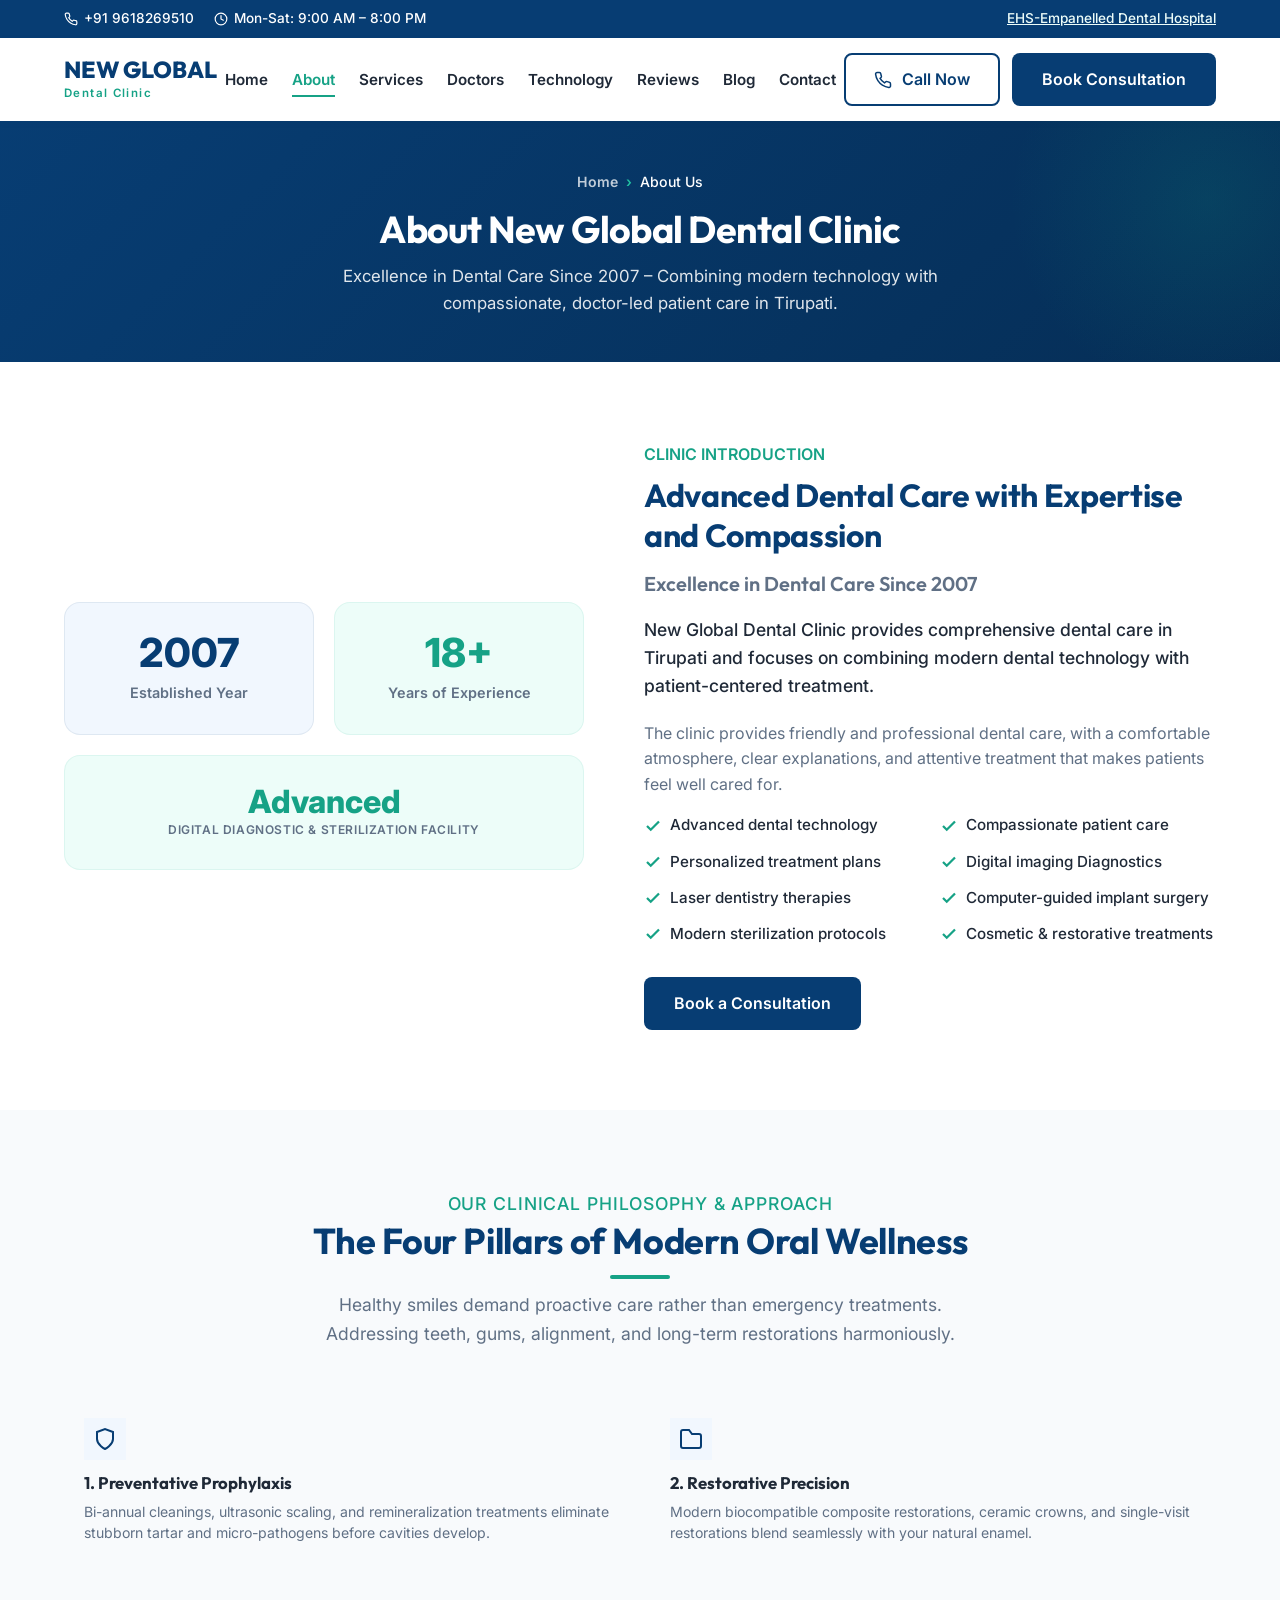
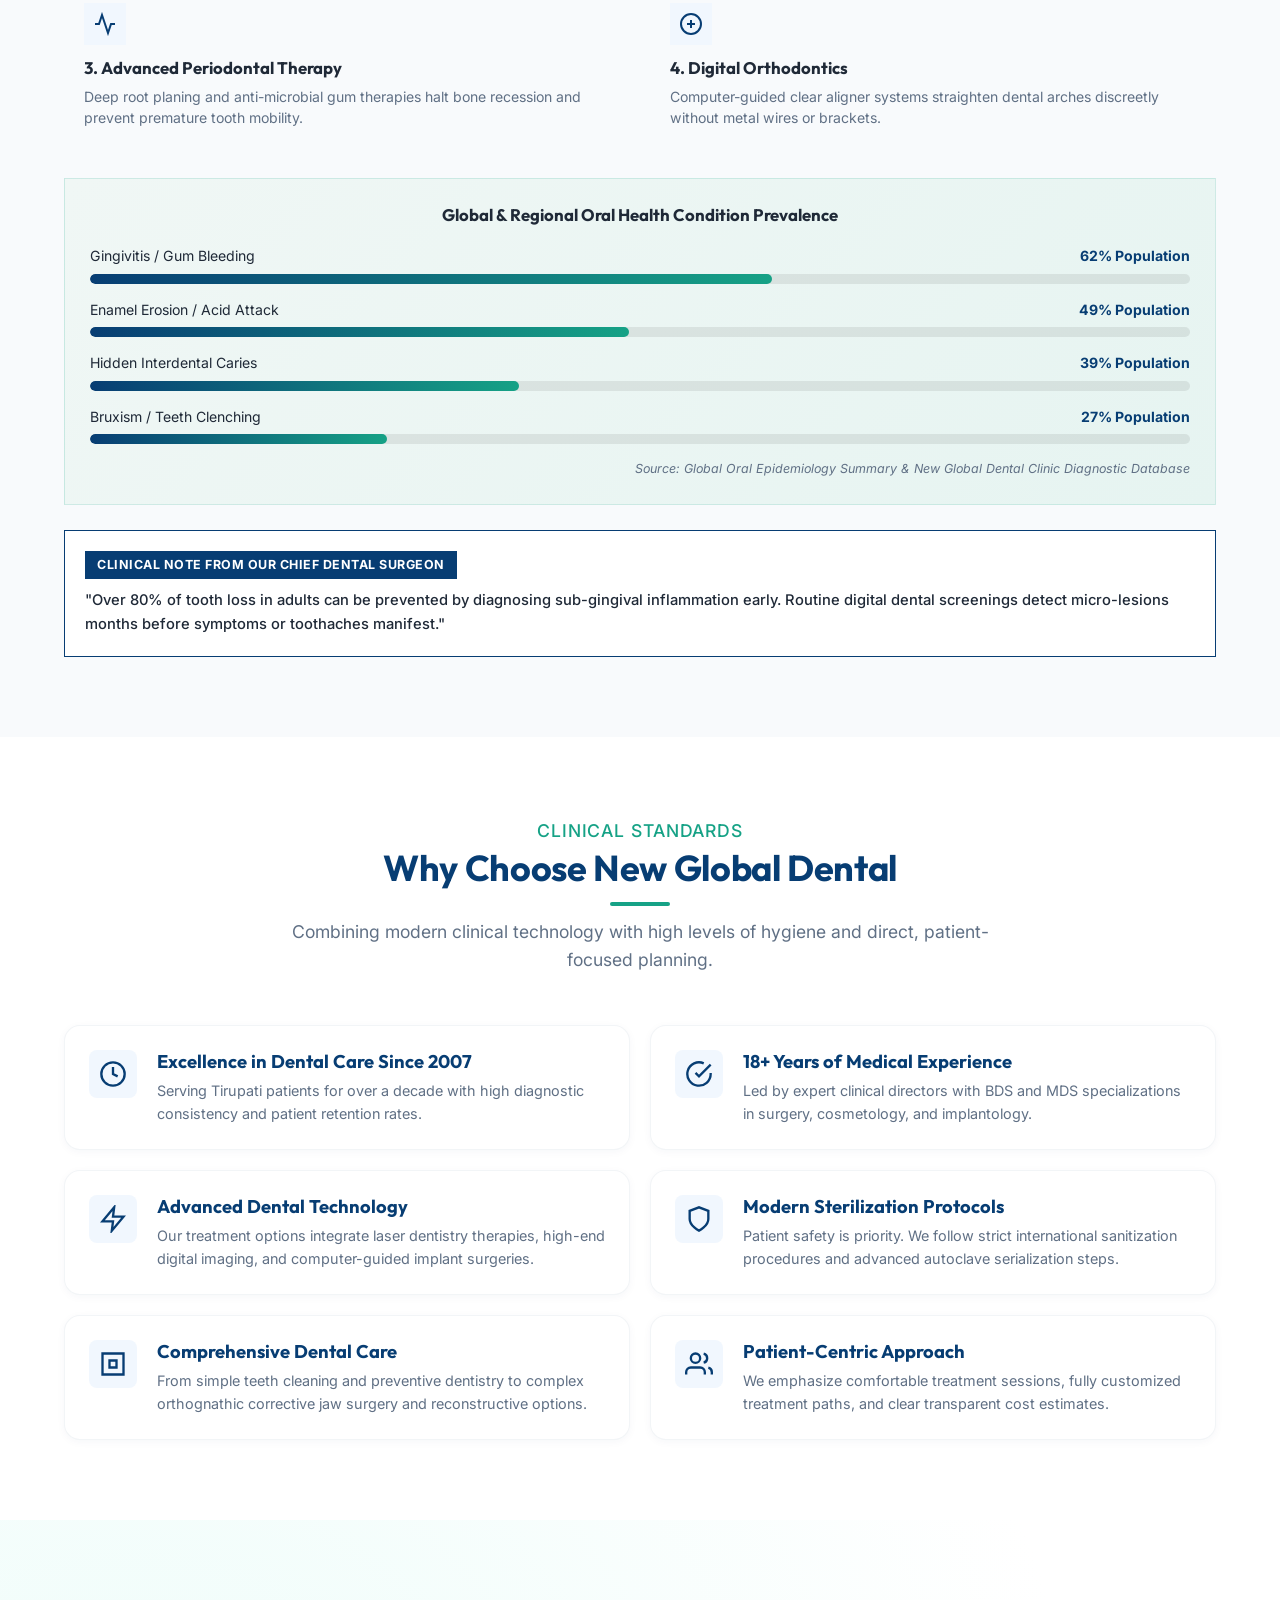
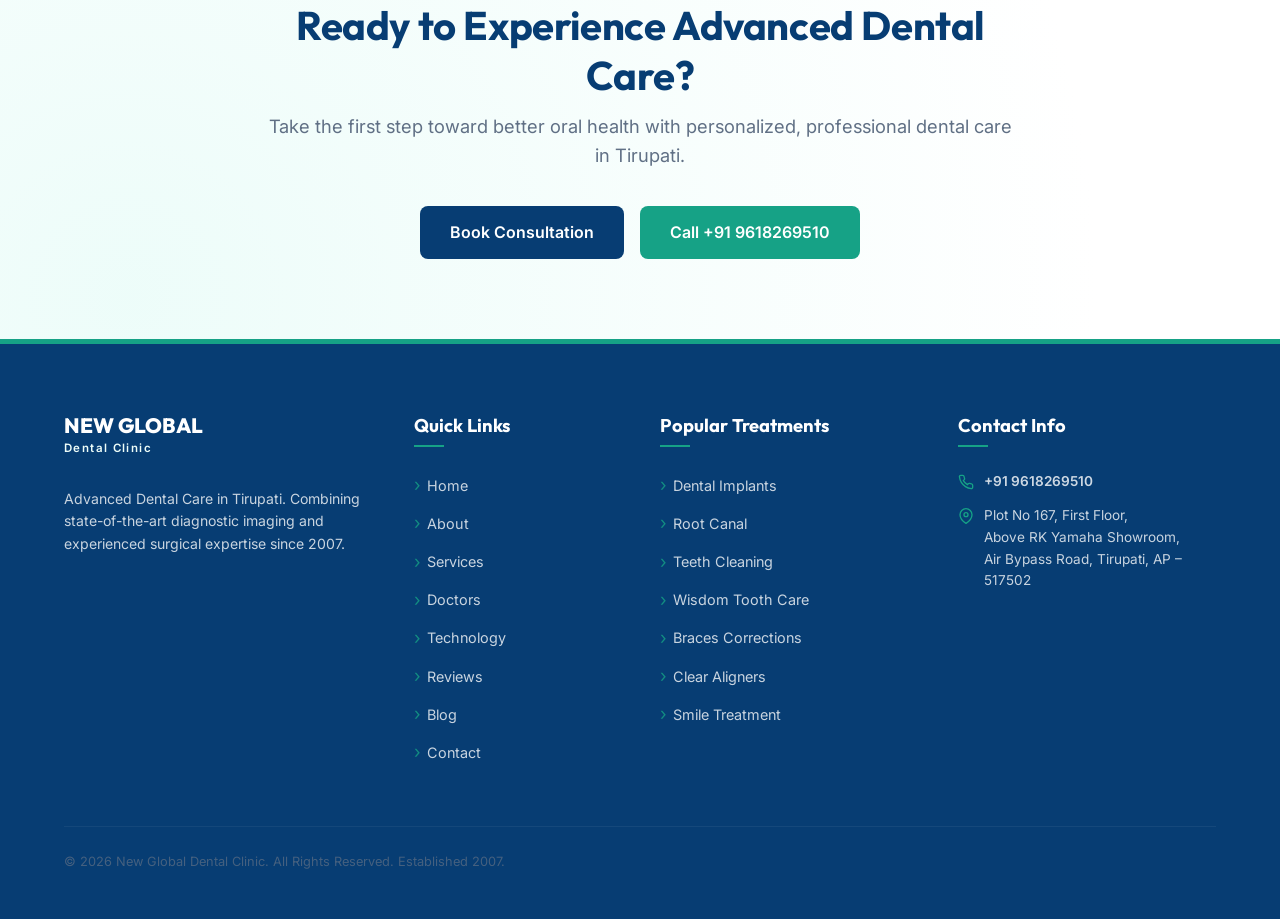
<file: about.html>
<!DOCTYPE html>
<html lang="en">
<head>
  <meta charset="UTF-8">
  <meta name="viewport" content="width=device-width, initial-scale=1.0">
  <meta name="description" content="Learn about New Global Dental Clinic in Tirupati. Established since 2007 with 18+ years of clinical experience led by Dr. SAK Uroof Rahamathullah and Dr. Y Anil Kumar.">
  <meta name="keywords" content="About New Global Dental Clinic, best dentist Tirupati, Dr. SAK Uroof Rahamathullah, Dr. Y Anil Kumar, oral wellness Tirupati">
  <meta name="author" content="New Global Dental Clinic">
  
  <title>About Us | New Global Dental Clinic Tirupati</title>

  <!-- Preconnect to Google Fonts -->
  <link rel="preconnect" href="https://fonts.googleapis.com">
  <link rel="preconnect" href="https://fonts.gstatic.com" crossorigin>

  <!-- Stylesheet -->
  <link rel="stylesheet" href="css/style.css">

  <!-- Favicon -->
  <link rel="icon" type="image/png" href="favicon.png" onerror="this.style.display='none'">
</head>
<body>

  <!-- Skip to content link for Screen Readers -->
  <a href="#main-content" class="skip-link">Skip to main content</a>

  <!-- ==========================================================================
       HEADER SECTION
       ========================================================================== -->
  <header>
    <!-- Top Contact Bar -->
    <div class="top-bar">
      <div class="container top-bar-content">
        <div class="top-bar-info">
          <span>
            <svg viewBox="0 0 24 24" fill="none" stroke="currentColor" stroke-width="2" stroke-linecap="round" stroke-linejoin="round"><path d="M22 16.92v3a2 2 0 0 1-2.18 2 19.79 19.79 0 0 1-8.63-3.07 19.5 19.5 0 0 1-6-6 19.79 19.79 0 0 1-3.07-8.67A2 2 0 0 1 4.11 2h3a2 2 0 0 1 2 1.72 12.84 12.84 0 0 0 .7 2.81 2 2 0 0 1-.45 2.11L8.09 9.91a16 16 0 0 0 6 6l1.27-1.27a2 2 0 0 1 2.11-.45 12.84 12.84 0 0 0 2.81.7A2 2 0 0 1 22 16.92z"/></svg>
            <a href="tel:+919618269510" id="top-bar-phone">+91 9618269510</a>
          </span>
          <span>
            <svg viewBox="0 0 24 24" fill="none" stroke="currentColor" stroke-width="2" stroke-linecap="round" stroke-linejoin="round"><circle cx="12" cy="12" r="10"/><polyline points="12 6 12 12 16 14"/></svg>
            Mon-Sat: 9:00 AM – 8:00 PM
          </span>
        </div>
        <div class="top-bar-action">
          <a href="technology.html#ehs" id="top-bar-ehs-link">EHS-Empanelled Dental Hospital</a>
        </div>
      </div>
    </div>

    <!-- Main Navigation Bar -->
    <div class="main-header" id="navbar-sticky">
      <div class="container">
        <nav class="navbar" aria-label="Main Navigation">
          <!-- Logo area -->
          <a href="index.html" class="logo" id="header-logo-link" aria-label="New Global Dental Clinic Home">
            <span class="logo-title">New Global</span>
            <span class="logo-subtitle">Dental Clinic</span>
          </a>

          <!-- Desktop Links -->
          <ul class="nav-links" id="desktop-menu">
            <li><a href="index.html" id="nav-link-home">Home</a></li>
            <li><a href="about.html" class="active" id="nav-link-about">About</a></li>
            <li><a href="services.html" id="nav-link-services">Services</a></li>
            <li><a href="doctors.html" id="nav-link-doctors">Doctors</a></li>
            <li><a href="technology.html" id="nav-link-technology">Technology</a></li>
            <li><a href="reviews.html" id="nav-link-reviews">Reviews</a></li>
            <li><a href="blog.html" id="nav-link-blog">Blog</a></li>
            <li><a href="contact.html" id="nav-link-contact">Contact</a></li>
          </ul>

          <!-- Desktop CTAs -->
          <div class="nav-cta">
            <a href="tel:+919618269510" class="btn btn-outline-primary" id="nav-btn-call">
              <svg width="18" height="18" viewBox="0 0 24 24" fill="none" stroke="currentColor" stroke-width="2"><path d="M22 16.92v3a2 2 0 0 1-2.18 2 19.79 19.79 0 0 1-8.63-3.07 19.5 19.5 0 0 1-6-6 19.79 19.79 0 0 1-3.07-8.67A2 2 0 0 1 4.11 2h3a2 2 0 0 1 2 1.72 12.84 12.84 0 0 0 .7 2.81 2 2 0 0 1-.45 2.11L8.09 9.91a16 16 0 0 0 6 6l1.27-1.27a2 2 0 0 1 2.11-.45 12.84 12.84 0 0 0 2.81.7A2 2 0 0 1 22 16.92z"/></svg>
              Call Now
            </a>
            <a href="contact.html" class="btn btn-primary" id="nav-btn-consultation">Book Consultation</a>
          </div>

          <!-- Mobile Hamburger Toggle -->
          <button class="hamburger" id="mobile-menu-toggle" aria-label="Toggle navigation menu" aria-expanded="false" aria-controls="mobile-drawer">
            <span></span>
            <span></span>
            <span></span>
          </button>
        </nav>
      </div>
    </div>
  </header>

  <!-- Mobile Drawer Menu Overlay -->
  <div class="mobile-drawer-overlay" id="drawer-overlay" aria-hidden="true"></div>
  <!-- Mobile Drawer Menu Container -->
  <nav class="mobile-nav-drawer" id="mobile-drawer" aria-label="Mobile Navigation" aria-hidden="true">
    <ul class="nav-links">
      <li><a href="index.html" id="mob-link-home">Home</a></li>
      <li><a href="about.html" class="active" id="mob-link-about">About</a></li>
      <li><a href="services.html" id="mob-link-services">Services</a></li>
      <li><a href="doctors.html" id="mob-link-doctors">Doctors</a></li>
      <li><a href="technology.html" id="mob-link-technology">Technology</a></li>
      <li><a href="reviews.html" id="mob-link-reviews">Reviews</a></li>
      <li><a href="blog.html" id="mob-link-blog">Blog</a></li>
      <li><a href="contact.html" id="mob-link-contact">Contact</a></li>
    </ul>
    <div class="nav-cta">
      <a href="contact.html" class="btn btn-primary" id="mob-btn-consultation">Book Consultation</a>
      <a href="tel:+919618269510" class="btn btn-outline-primary" id="mob-btn-call">Call Now</a>
    </div>
  </nav>

  <!-- ==========================================================================
       PAGE BANNER
       ========================================================================== -->
  <section class="page-banner">
    <div class="container">
      <div class="breadcrumb">
        <a href="index.html">Home</a> &rsaquo; <span>About Us</span>
      </div>
      <h1>About New Global Dental Clinic</h1>
      <p>Excellence in Dental Care Since 2007 – Combining modern technology with compassionate, doctor-led patient care in Tirupati.</p>
    </div>
  </section>

  <main id="main-content">

    <!-- ==========================================================================
         ABOUT THE CLINIC SECTION
         ========================================================================== -->
    <section class="section" id="about">
      <div class="container about-grid">
        <div class="about-stats" aria-hidden="true">
          <div class="stat-box">
            <div class="stat-number">2007</div>
            <div class="stat-label">Established Year</div>
          </div>
          <div class="stat-box alt">
            <div class="stat-number">18+</div>
            <div class="stat-label">Years of Experience</div>
          </div>
          <div class="stat-box alt" style="grid-column: span 2;">
            <div class="stat-number" style="font-size: 2rem; margin-bottom: 2px;">Advanced</div>
            <div class="stat-label" style="text-transform: uppercase; letter-spacing: 0.05em; font-size: 0.75rem;">Digital Diagnostic &amp; Sterilization Facility</div>
          </div>
        </div>

        <div class="about-text">
          <span class="subheading" style="color: var(--secondary); font-weight:600; text-transform: uppercase; display:block; margin-bottom: 8px;">Clinic Introduction</span>
          <h2>Advanced Dental Care with Expertise and Compassion</h2>
          <h3 style="font-size:1.25rem; font-weight:600; color:var(--text-muted); margin-bottom: 20px;">Excellence in Dental Care Since 2007</h3>
          <p class="lead">New Global Dental Clinic provides comprehensive dental care in Tirupati and focuses on combining modern dental technology with patient-centered treatment.</p>
          <p>The clinic provides friendly and professional dental care, with a comfortable atmosphere, clear explanations, and attentive treatment that makes patients feel well cared for.</p>
          
          <ul class="about-features">
            <li>
              <svg viewBox="0 0 24 24" fill="none" stroke="currentColor" stroke-width="3"><polyline points="20 6 9 17 4 12"/></svg>
              Advanced dental technology
            </li>
            <li>
              <svg viewBox="0 0 24 24" fill="none" stroke="currentColor" stroke-width="3"><polyline points="20 6 9 17 4 12"/></svg>
              Compassionate patient care
            </li>
            <li>
              <svg viewBox="0 0 24 24" fill="none" stroke="currentColor" stroke-width="3"><polyline points="20 6 9 17 4 12"/></svg>
              Personalized treatment plans
            </li>
            <li>
              <svg viewBox="0 0 24 24" fill="none" stroke="currentColor" stroke-width="3"><polyline points="20 6 9 17 4 12"/></svg>
              Digital imaging Diagnostics
            </li>
            <li>
              <svg viewBox="0 0 24 24" fill="none" stroke="currentColor" stroke-width="3"><polyline points="20 6 9 17 4 12"/></svg>
              Laser dentistry therapies
            </li>
            <li>
              <svg viewBox="0 0 24 24" fill="none" stroke="currentColor" stroke-width="3"><polyline points="20 6 9 17 4 12"/></svg>
              Computer-guided implant surgery
            </li>
            <li>
              <svg viewBox="0 0 24 24" fill="none" stroke="currentColor" stroke-width="3"><polyline points="20 6 9 17 4 12"/></svg>
              Modern sterilization protocols
            </li>
            <li>
              <svg viewBox="0 0 24 24" fill="none" stroke="currentColor" stroke-width="3"><polyline points="20 6 9 17 4 12"/></svg>
              Cosmetic &amp; restorative treatments
            </li>
          </ul>

          <a href="contact.html" class="btn btn-primary" id="about-btn-consult">Book a Consultation</a>
        </div>
      </div>
    </section>

    <!-- ==========================================================================
         FOUR PILLARS OF MODERN ORAL WELLNESS
         ========================================================================== -->
    <section class="section alt-bg" id="pillars">
      <div class="container">
        <div class="section-header text-center">
          <span class="subheading">Our Clinical Philosophy & Approach</span>
          <h2>The Four Pillars of Modern Oral Wellness</h2>
          <p>Healthy smiles demand proactive care rather than emergency treatments. Addressing teeth, gums, alignment, and long-term restorations harmoniously.</p>
        </div>

        <div class="four-pillars-grid">
          <div class="pillar-item">
            <div class="pillar-icon-box">
              <svg width="24" height="24" viewBox="0 0 24 24" fill="none" stroke="currentColor" stroke-width="2"><path d="M12 22s8-4 8-10V5l-8-3-8 3v7c0 6 8 10 8 10z"/></svg>
            </div>
            <h4>1. Preventative Prophylaxis</h4>
            <p>Bi-annual cleanings, ultrasonic scaling, and remineralization treatments eliminate stubborn tartar and micro-pathogens before cavities develop.</p>
          </div>

          <div class="pillar-item">
            <div class="pillar-icon-box">
              <svg width="24" height="24" viewBox="0 0 24 24" fill="none" stroke="currentColor" stroke-width="2"><path d="M20 7h-7L10 3H4a2 2 0 0 0-2 2v14a2 2 0 0 0 2 2h16a2 2 0 0 0 2-2V9a2 2 0 0 0-2-2z"/></svg>
            </div>
            <h4>2. Restorative Precision</h4>
            <p>Modern biocompatible composite restorations, ceramic crowns, and single-visit restorations blend seamlessly with your natural enamel.</p>
          </div>

          <div class="pillar-item">
            <div class="pillar-icon-box">
              <svg width="24" height="24" viewBox="0 0 24 24" fill="none" stroke="currentColor" stroke-width="2"><path d="M22 12h-4l-3 9L9 3l-3 9H2"/></svg>
            </div>
            <h4>3. Advanced Periodontal Therapy</h4>
            <p>Deep root planing and anti-microbial gum therapies halt bone recession and prevent premature tooth mobility.</p>
          </div>

          <div class="pillar-item">
            <div class="pillar-icon-box">
              <svg width="24" height="24" viewBox="0 0 24 24" fill="none" stroke="currentColor" stroke-width="2"><circle cx="12" cy="12" r="10"/><path d="M12 8v8M8 12h8"/></svg>
            </div>
            <h4>4. Digital Orthodontics</h4>
            <p>Computer-guided clear aligner systems straighten dental arches discreetly without metal wires or brackets.</p>
          </div>
        </div>

        <!-- Prevalence Bar Chart -->
        <div class="prevalence-chart-container" style="margin-top: 30px;">
          <h4 class="chart-title">Global &amp; Regional Oral Health Condition Prevalence</h4>
          <div class="stat-bar-group">
            <div class="stat-bar-item">
              <div class="stat-info">
                <span>Gingivitis / Gum Bleeding</span>
                <strong class="stat-percent">62% Population</strong>
              </div>
              <div class="bar-bg"><div class="bar-fill" style="width: 62%;"></div></div>
            </div>

            <div class="stat-bar-item">
              <div class="stat-info">
                <span>Enamel Erosion / Acid Attack</span>
                <strong class="stat-percent">49% Population</strong>
              </div>
              <div class="bar-bg"><div class="bar-fill" style="width: 49%;"></div></div>
            </div>

            <div class="stat-bar-item">
              <div class="stat-info">
                <span>Hidden Interdental Caries</span>
                <strong class="stat-percent">39% Population</strong>
              </div>
              <div class="bar-bg"><div class="bar-fill" style="width: 39%;"></div></div>
            </div>

            <div class="stat-bar-item">
              <div class="stat-info">
                <span>Bruxism / Teeth Clenching</span>
                <strong class="stat-percent">27% Population</strong>
              </div>
              <div class="bar-bg"><div class="bar-fill" style="width: 27%;"></div></div>
            </div>
          </div>
          <p class="chart-source">Source: Global Oral Epidemiology Summary &amp; New Global Dental Clinic Diagnostic Database</p>
        </div>

        <div class="surgeon-note-box" style="margin-top: 25px;">
          <div class="surgeon-badge">Clinical Note from Our Chief Dental Surgeon</div>
          <p>"Over 80% of tooth loss in adults can be prevented by diagnosing sub-gingival inflammation early. Routine digital dental screenings detect micro-lesions months before symptoms or toothaches manifest."</p>
        </div>
      </div>
    </section>

    <!-- ==========================================================================
         WHY CHOOSE US SECTION
         ========================================================================== -->
    <section class="section" id="why-choose-us">
      <div class="container">
        <div class="section-header">
          <span class="subheading">Clinical Standards</span>
          <h2>Why Choose New Global Dental</h2>
          <p>Combining modern clinical technology with high levels of hygiene and direct, patient-focused planning.</p>
        </div>

        <div class="why-grid">
          <div class="card why-card">
            <div class="icon-box" aria-hidden="true">
              <svg viewBox="0 0 24 24" fill="none" stroke="currentColor" stroke-width="2"><circle cx="12" cy="12" r="10"/><path d="M12 6v6l4 2"/></svg>
            </div>
            <div>
              <h3>Excellence in Dental Care Since 2007</h3>
              <p>Serving Tirupati patients for over a decade with high diagnostic consistency and patient retention rates.</p>
            </div>
          </div>

          <div class="card why-card">
            <div class="icon-box" aria-hidden="true">
              <svg viewBox="0 0 24 24" fill="none" stroke="currentColor" stroke-width="2"><path d="M22 11.08V12a10 10 0 1 1-5.93-9.14"/><polyline points="22 4 12 14.01 9 11.01"/></svg>
            </div>
            <div>
              <h3>18+ Years of Medical Experience</h3>
              <p>Led by expert clinical directors with BDS and MDS specializations in surgery, cosmetology, and implantology.</p>
            </div>
          </div>

          <div class="card why-card">
            <div class="icon-box" aria-hidden="true">
              <svg viewBox="0 0 24 24" fill="none" stroke="currentColor" stroke-width="2"><polygon points="13 2 3 14 12 14 11 22 21 10 12 10 13 2"/></svg>
            </div>
            <div>
              <h3>Advanced Dental Technology</h3>
              <p>Our treatment options integrate laser dentistry therapies, high-end digital imaging, and computer-guided implant surgeries.</p>
            </div>
          </div>

          <div class="card why-card">
            <div class="icon-box" aria-hidden="true">
              <svg viewBox="0 0 24 24" fill="none" stroke="currentColor" stroke-width="2"><path d="M12 22s8-4 8-10V5l-8-3-8 3v7c0 6 8 10 8 10z"/></svg>
            </div>
            <div>
              <h3>Modern Sterilization Protocols</h3>
              <p>Patient safety is priority. We follow strict international sanitization procedures and advanced autoclave serialization steps.</p>
            </div>
          </div>

          <div class="card why-card">
            <div class="icon-box" aria-hidden="true">
              <svg viewBox="0 0 24 24" fill="none" stroke="currentColor" stroke-width="2"><path d="M3 3h18v18H3zM9 9h6v6H9z"/></svg>
            </div>
            <div>
              <h3>Comprehensive Dental Care</h3>
              <p>From simple teeth cleaning and preventive dentistry to complex orthognathic corrective jaw surgery and reconstructive options.</p>
            </div>
          </div>

          <div class="card why-card">
            <div class="icon-box" aria-hidden="true">
              <svg viewBox="0 0 24 24" fill="none" stroke="currentColor" stroke-width="2"><path d="M17 21v-2a4 4 0 0 0-4-4H5a4 4 0 0 0-4 4v2"/><circle cx="9" cy="7" r="4"/><path d="M23 21v-2a4 4 0 0 0-3-3.87"/><path d="M16 3.13a4 4 0 0 1 0 7.75"/></svg>
            </div>
            <div>
              <h3>Patient-Centric Approach</h3>
              <p>We emphasize comfortable treatment sessions, fully customized treatment paths, and clear transparent cost estimates.</p>
            </div>
          </div>
        </div>
      </div>
    </section>

    <!-- ==========================================================================
         CALL TO ACTION
         ========================================================================== -->
    <section class="section cta-section">
      <div class="container cta-inner">
        <h2>Ready to Experience Advanced Dental Care?</h2>
        <p>Take the first step toward better oral health with personalized, professional dental care in Tirupati.</p>
        <div class="cta-buttons">
          <a href="contact.html" class="btn btn-primary" id="about-cta-book">Book Consultation</a>
          <a href="tel:+919618269510" class="btn btn-secondary" id="about-cta-call">Call +91 9618269510</a>
        </div>
      </div>
    </section>

  </main>

  <!-- ==========================================================================
       FOOTER SECTION
       ========================================================================== -->
  <footer class="footer">
    <div class="container">
      <div class="footer-grid">
        <div class="footer-about">
          <a href="index.html" class="logo" style="display:inline-flex; margin-bottom: 15px;" aria-label="New Global Dental Clinic Home">
            <span class="logo-title">New Global</span>
            <span class="logo-subtitle">Dental Clinic</span>
          </a>
          <p>Advanced Dental Care in Tirupati. Combining state-of-the-art diagnostic imaging and experienced surgical expertise since 2007.</p>
        </div>

        <div>
          <h3>Quick Links</h3>
          <ul class="footer-links">
            <li><a href="index.html" id="foot-link-home">Home</a></li>
            <li><a href="about.html" id="foot-link-about">About</a></li>
            <li><a href="services.html" id="foot-link-services">Services</a></li>
            <li><a href="doctors.html" id="foot-link-doctors">Doctors</a></li>
            <li><a href="technology.html" id="foot-link-technology">Technology</a></li>
            <li><a href="reviews.html" id="foot-link-reviews">Reviews</a></li>
            <li><a href="blog.html" id="foot-link-blog">Blog</a></li>
            <li><a href="contact.html" id="foot-link-contact">Contact</a></li>
          </ul>
        </div>

        <div>
          <h3>Popular Treatments</h3>
          <ul class="footer-links">
            <li><a href="services.html">Dental Implants</a></li>
            <li><a href="services.html">Root Canal</a></li>
            <li><a href="services.html">Teeth Cleaning</a></li>
            <li><a href="services.html">Wisdom Tooth Care</a></li>
            <li><a href="services.html">Braces Corrections</a></li>
            <li><a href="services.html">Clear Aligners</a></li>
            <li><a href="services.html">Smile Treatment</a></li>
          </ul>
        </div>

        <div>
          <h3>Contact Info</h3>
          <div class="footer-contact-row">
            <svg viewBox="0 0 24 24" fill="none" stroke="currentColor" stroke-width="2"><path d="M22 16.92v3a2 2 0 0 1-2.18 2 19.79 19.79 0 0 1-8.63-3.07 19.5 19.5 0 0 1-6-6 19.79 19.79 0 0 1-3.07-8.67A2 2 0 0 1 4.11 2h3a2 2 0 0 1 2 1.72 12.84 12.84 0 0 0 .7 2.81 2 2 0 0 1-.45 2.11L8.09 9.91a16 16 0 0 0 6 6l1.27-1.27a2 2 0 0 1 2.11-.45 12.84 12.84 0 0 0 2.81.7A2 2 0 0 1 22 16.92z"/></svg>
            <p><a href="tel:+919618269510" style="color:var(--white); font-weight: 600;">+91 9618269510</a></p>
          </div>
          <div class="footer-contact-row">
            <svg viewBox="0 0 24 24" fill="none" stroke="currentColor" stroke-width="2"><path d="M21 10c0 7-9 13-9 13s-9-6-9-13a9 9 0 0 1 18 0z"/><circle cx="12" cy="10" r="3"/></svg>
            <p>Plot No 167, First Floor,<br>Above RK Yamaha Showroom,<br>Air Bypass Road, Tirupati, AP – 517502</p>
          </div>
        </div>
      </div>

      <div class="footer-bottom">
        <p>&copy; 2026 New Global Dental Clinic. All Rights Reserved. Established 2007.</p>
      </div>
    </div>
  </footer>

  <script src="js/main.js"></script>
</body>
</html>
</file>
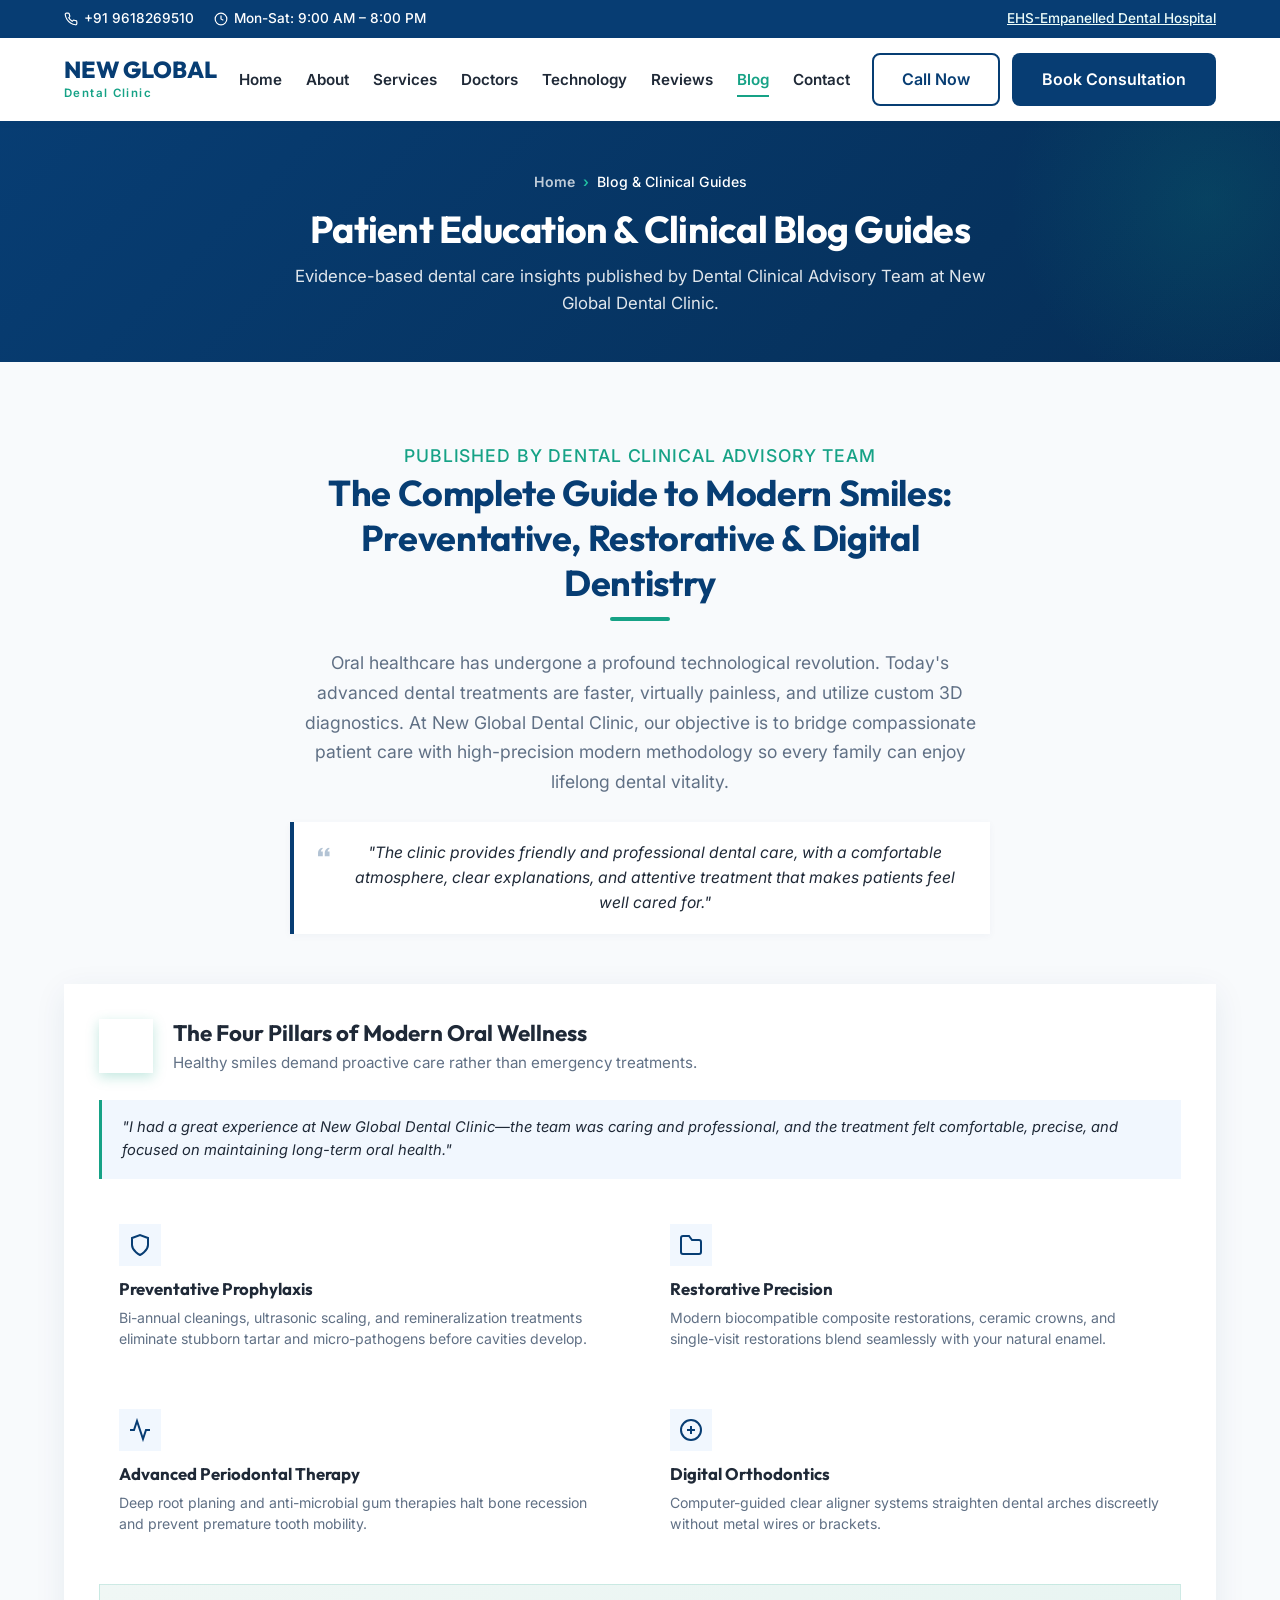
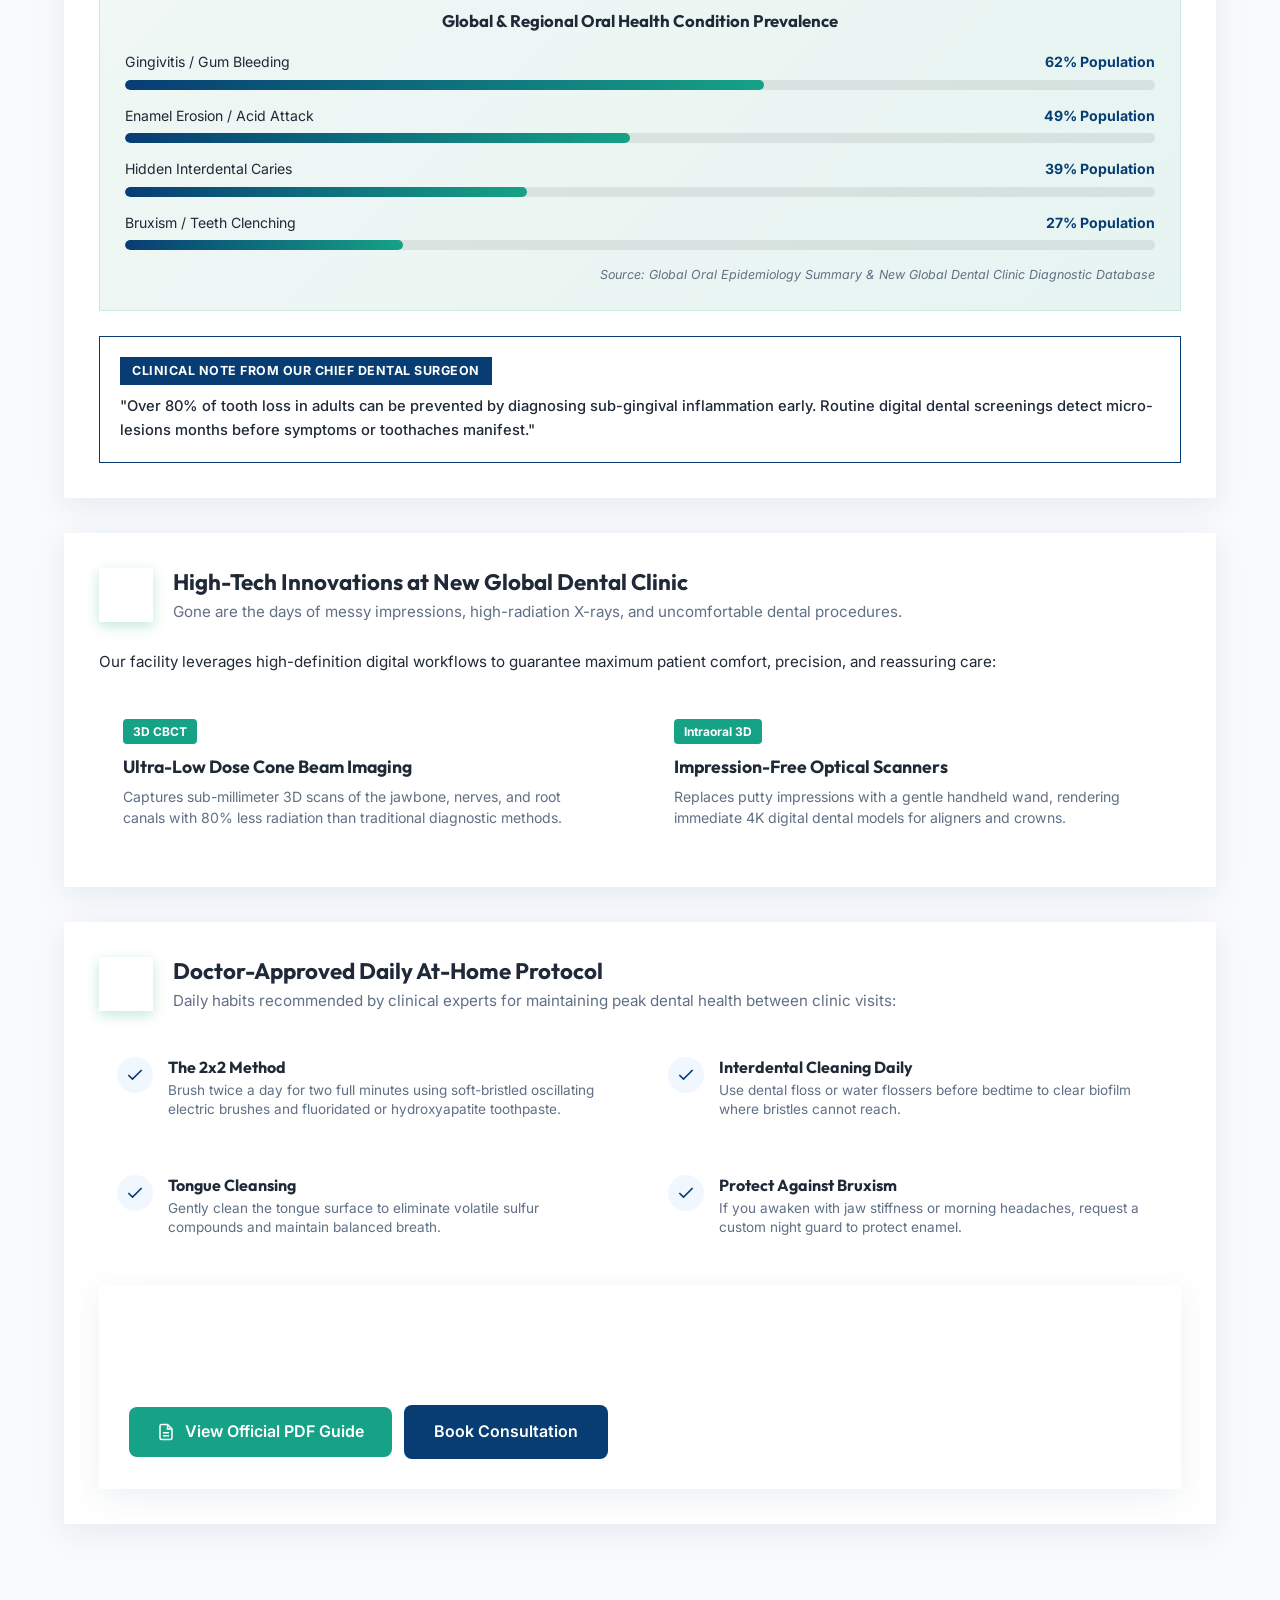
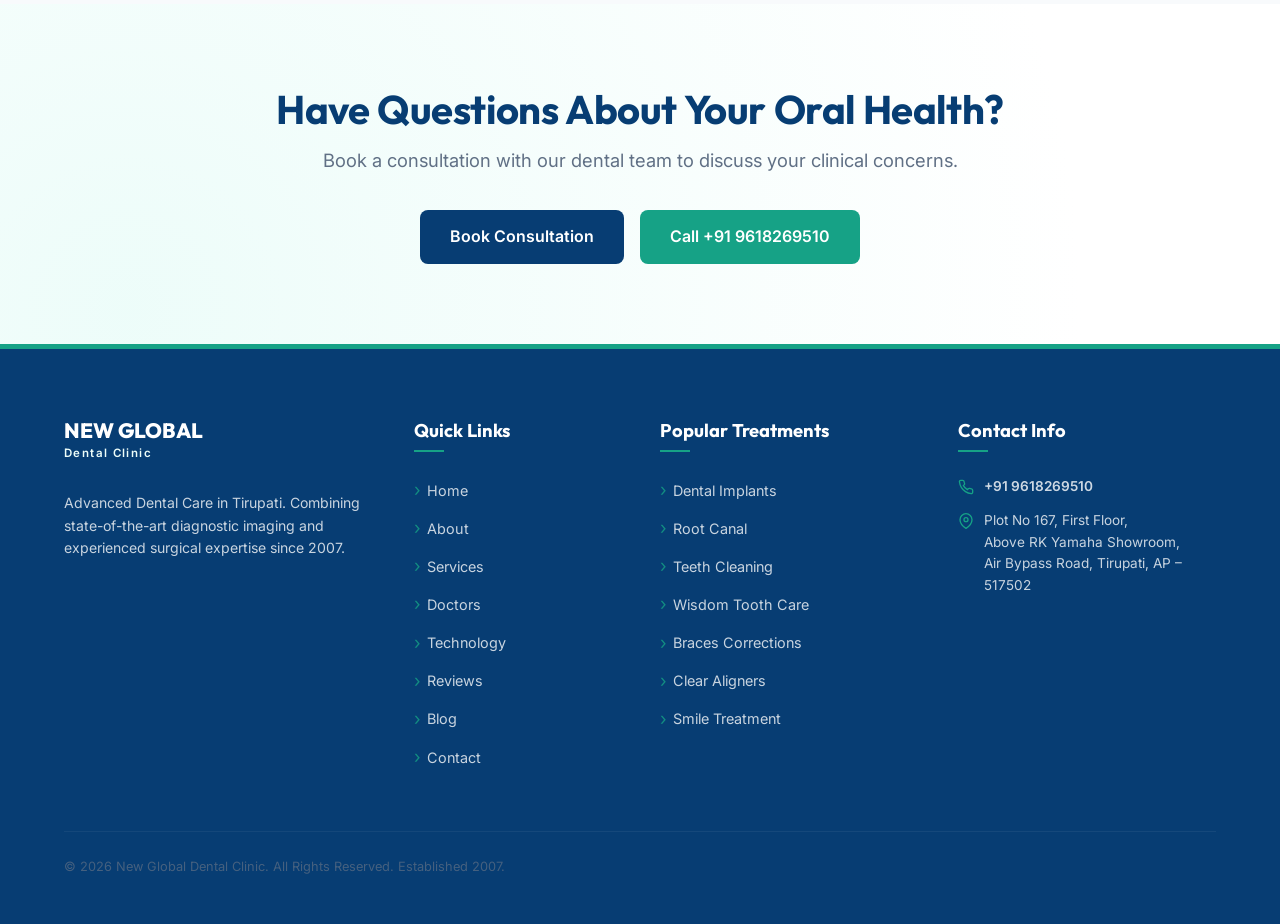
<file: blog.html>
<!DOCTYPE html>
<html lang="en">
<head>
  <meta charset="UTF-8">
  <meta name="viewport" content="width=device-width, initial-scale=1.0">
  <meta name="description" content="Patient Education & Clinical Blog Guides at New Global Dental Clinic Tirupati. Modern smiles, preventative care, 3D digital dentistry, and at-home oral protocols.">
  <meta name="keywords" content="dental blog Tirupati, oral health guide, dental care tips, preventative prophylaxis, modern digital dentistry">
  <meta name="author" content="New Global Dental Clinic">
  
  <title>Blog & Clinical Guides | New Global Dental Clinic Tirupati</title>

  <!-- Preconnect to Google Fonts -->
  <link rel="preconnect" href="https://fonts.googleapis.com">
  <link rel="preconnect" href="https://fonts.gstatic.com" crossorigin>

  <!-- Stylesheet -->
  <link rel="stylesheet" href="css/style.css">

  <!-- Favicon -->
  <link rel="icon" type="image/png" href="favicon.png" onerror="this.style.display='none'">
</head>
<body>

  <!-- Skip to content link for Screen Readers -->
  <a href="#main-content" class="skip-link">Skip to main content</a>

  <!-- ==========================================================================
       HEADER SECTION
       ========================================================================== -->
  <header>
    <div class="top-bar">
      <div class="container top-bar-content">
        <div class="top-bar-info">
          <span>
            <svg viewBox="0 0 24 24" fill="none" stroke="currentColor" stroke-width="2"><path d="M22 16.92v3a2 2 0 0 1-2.18 2 19.79 19.79 0 0 1-8.63-3.07 19.5 19.5 0 0 1-6-6 19.79 19.79 0 0 1-3.07-8.67A2 2 0 0 1 4.11 2h3a2 2 0 0 1 2 1.72 12.84 12.84 0 0 0 .7 2.81 2 2 0 0 1-.45 2.11L8.09 9.91a16 16 0 0 0 6 6l1.27-1.27a2 2 0 0 1 2.11-.45 12.84 12.84 0 0 0 2.81.7A2 2 0 0 1 22 16.92z"/></svg>
            <a href="tel:+919618269510" id="top-bar-phone">+91 9618269510</a>
          </span>
          <span>
            <svg viewBox="0 0 24 24" fill="none" stroke="currentColor" stroke-width="2"><circle cx="12" cy="12" r="10"/><polyline points="12 6 12 12 16 14"/></svg>
            Mon-Sat: 9:00 AM – 8:00 PM
          </span>
        </div>
        <div class="top-bar-action">
          <a href="technology.html#ehs" id="top-bar-ehs-link">EHS-Empanelled Dental Hospital</a>
        </div>
      </div>
    </div>

    <div class="main-header" id="navbar-sticky">
      <div class="container">
        <nav class="navbar" aria-label="Main Navigation">
          <a href="index.html" class="logo" aria-label="New Global Dental Clinic Home">
            <span class="logo-title">New Global</span>
            <span class="logo-subtitle">Dental Clinic</span>
          </a>

          <ul class="nav-links" id="desktop-menu">
            <li><a href="index.html" id="nav-link-home">Home</a></li>
            <li><a href="about.html" id="nav-link-about">About</a></li>
            <li><a href="services.html" id="nav-link-services">Services</a></li>
            <li><a href="doctors.html" id="nav-link-doctors">Doctors</a></li>
            <li><a href="technology.html" id="nav-link-technology">Technology</a></li>
            <li><a href="reviews.html" id="nav-link-reviews">Reviews</a></li>
            <li><a href="blog.html" class="active" id="nav-link-blog">Blog</a></li>
            <li><a href="contact.html" id="nav-link-contact">Contact</a></li>
          </ul>

          <div class="nav-cta">
            <a href="tel:+919618269510" class="btn btn-outline-primary" id="nav-btn-call">Call Now</a>
            <a href="contact.html" class="btn btn-primary" id="nav-btn-consultation">Book Consultation</a>
          </div>

          <button class="hamburger" id="mobile-menu-toggle" aria-label="Toggle navigation menu">
            <span></span>
            <span></span>
            <span></span>
          </button>
        </nav>
      </div>
    </div>
  </header>

  <!-- Mobile Drawer Menu Overlay -->
  <div class="mobile-drawer-overlay" id="drawer-overlay" aria-hidden="true"></div>
  <nav class="mobile-nav-drawer" id="mobile-drawer" aria-label="Mobile Navigation" aria-hidden="true">
    <ul class="nav-links">
      <li><a href="index.html" id="mob-link-home">Home</a></li>
      <li><a href="about.html" id="mob-link-about">About</a></li>
      <li><a href="services.html" id="mob-link-services">Services</a></li>
      <li><a href="doctors.html" id="mob-link-doctors">Doctors</a></li>
      <li><a href="technology.html" id="mob-link-technology">Technology</a></li>
      <li><a href="reviews.html" id="mob-link-reviews">Reviews</a></li>
      <li><a href="blog.html" class="active" id="mob-link-blog">Blog</a></li>
      <li><a href="contact.html" id="mob-link-contact">Contact</a></li>
    </ul>
    <div class="nav-cta">
      <a href="contact.html" class="btn btn-primary">Book Consultation</a>
      <a href="tel:+919618269510" class="btn btn-outline-primary">Call Now</a>
    </div>
  </nav>

  <!-- ==========================================================================
       PAGE BANNER
       ========================================================================== -->
  <section class="page-banner">
    <div class="container">
      <div class="breadcrumb">
        <a href="index.html">Home</a> &rsaquo; <span>Blog &amp; Clinical Guides</span>
      </div>
      <h1>Patient Education &amp; Clinical Blog Guides</h1>
      <p>Evidence-based dental care insights published by Dental Clinical Advisory Team at New Global Dental Clinic.</p>
    </div>
  </section>

  <main id="main-content">

    <!-- ==========================================================================
         MAIN FEATURED BLOG PILLAR GUIDE
         ========================================================================== -->
    <section class="section blog-section" id="blog">
      <div class="container">
        
        <div class="section-header text-center">
          <span class="subheading">Published by Dental Clinical Advisory Team</span>
          <h2>The Complete Guide to Modern Smiles: Preventative, Restorative &amp; Digital Dentistry</h2>
          <p class="blog-intro-lead">
            Oral healthcare has undergone a profound technological revolution. Today's advanced dental treatments are faster, virtually painless, and utilize custom 3D diagnostics. At New Global Dental Clinic, our objective is to bridge compassionate patient care with high-precision modern methodology so every family can enjoy lifelong dental vitality.
          </p>
          <div class="blog-hero-quote">
            <svg width="24" height="24" viewBox="0 0 24 24" fill="var(--primary)" opacity="0.3"><path d="M14.017 21v-7.391c0-5.704 3.731-9.57 8.983-10.609l.995 2.151c-2.432.917-3.995 3.638-3.995 5.849h4v10h-9.983zm-14.017 0v-7.391c0-5.704 3.748-9.57 9-10.609l.996 2.151c-2.433.917-3.996 3.638-3.996 5.849h3.983v10h-9.983z"/></svg>
            <p><em>"The clinic provides friendly and professional dental care, with a comfortable atmosphere, clear explanations, and attentive treatment that makes patients feel well cared for."</em></p>
          </div>
        </div>

        <div class="blog-guide-container">
          
          <!-- Pillar 1 -->
          <article class="blog-pillar-card">
            <div class="pillar-header">
              <span class="pillar-number">01</span>
              <div>
                <h3>The Four Pillars of Modern Oral Wellness</h3>
                <p class="pillar-subtitle">Healthy smiles demand proactive care rather than emergency treatments.</p>
              </div>
            </div>

            <div class="pillar-quote-box">
              <p><em>"I had a great experience at New Global Dental Clinic—the team was caring and professional, and the treatment felt comfortable, precise, and focused on maintaining long-term oral health."</em></p>
            </div>

            <div class="four-pillars-grid">
              <div class="pillar-item">
                <div class="pillar-icon-box"><svg width="24" height="24" viewBox="0 0 24 24" fill="none" stroke="currentColor" stroke-width="2"><path d="M12 22s8-4 8-10V5l-8-3-8 3v7c0 6 8 10 8 10z"/></svg></div>
                <h4>Preventative Prophylaxis</h4>
                <p>Bi-annual cleanings, ultrasonic scaling, and remineralization treatments eliminate stubborn tartar and micro-pathogens before cavities develop.</p>
              </div>

              <div class="pillar-item">
                <div class="pillar-icon-box"><svg width="24" height="24" viewBox="0 0 24 24" fill="none" stroke="currentColor" stroke-width="2"><path d="M20 7h-7L10 3H4a2 2 0 0 0-2 2v14a2 2 0 0 0 2 2h16a2 2 0 0 0 2-2V9a2 2 0 0 0-2-2z"/></svg></div>
                <h4>Restorative Precision</h4>
                <p>Modern biocompatible composite restorations, ceramic crowns, and single-visit restorations blend seamlessly with your natural enamel.</p>
              </div>

              <div class="pillar-item">
                <div class="pillar-icon-box"><svg width="24" height="24" viewBox="0 0 24 24" fill="none" stroke="currentColor" stroke-width="2"><path d="M22 12h-4l-3 9L9 3l-3 9H2"/></svg></div>
                <h4>Advanced Periodontal Therapy</h4>
                <p>Deep root planing and anti-microbial gum therapies halt bone recession and prevent premature tooth mobility.</p>
              </div>

              <div class="pillar-item">
                <div class="pillar-icon-box"><svg width="24" height="24" viewBox="0 0 24 24" fill="none" stroke="currentColor" stroke-width="2"><circle cx="12" cy="12" r="10"/><path d="M12 8v8M8 12h8"/></svg></div>
                <h4>Digital Orthodontics</h4>
                <p>Computer-guided clear aligner systems straighten dental arches discreetly without metal wires or brackets.</p>
              </div>
            </div>

            <!-- Prevalence Bar Chart -->
            <div class="prevalence-chart-container">
              <h4 class="chart-title">Global &amp; Regional Oral Health Condition Prevalence</h4>
              <div class="stat-bar-group">
                <div class="stat-bar-item">
                  <div class="stat-info"><span>Gingivitis / Gum Bleeding</span><strong class="stat-percent">62% Population</strong></div>
                  <div class="bar-bg"><div class="bar-fill" style="width: 62%;"></div></div>
                </div>

                <div class="stat-bar-item">
                  <div class="stat-info"><span>Enamel Erosion / Acid Attack</span><strong class="stat-percent">49% Population</strong></div>
                  <div class="bar-bg"><div class="bar-fill" style="width: 49%;"></div></div>
                </div>

                <div class="stat-bar-item">
                  <div class="stat-info"><span>Hidden Interdental Caries</span><strong class="stat-percent">39% Population</strong></div>
                  <div class="bar-bg"><div class="bar-fill" style="width: 39%;"></div></div>
                </div>

                <div class="stat-bar-item">
                  <div class="stat-info"><span>Bruxism / Teeth Clenching</span><strong class="stat-percent">27% Population</strong></div>
                  <div class="bar-bg"><div class="bar-fill" style="width: 27%;"></div></div>
                </div>
              </div>
              <p class="chart-source">Source: Global Oral Epidemiology Summary &amp; New Global Dental Clinic Diagnostic Database</p>
            </div>

            <!-- Surgeon Note Box -->
            <div class="surgeon-note-box">
              <div class="surgeon-badge">Clinical Note from Our Chief Dental Surgeon</div>
              <p>"Over 80% of tooth loss in adults can be prevented by diagnosing sub-gingival inflammation early. Routine digital dental screenings detect micro-lesions months before symptoms or toothaches manifest."</p>
            </div>
          </article>

          <!-- Pillar 2 -->
          <article class="blog-pillar-card">
            <div class="pillar-header">
              <span class="pillar-number">02</span>
              <div>
                <h3>High-Tech Innovations at New Global Dental Clinic</h3>
                <p class="pillar-subtitle">Gone are the days of messy impressions, high-radiation X-rays, and uncomfortable dental procedures.</p>
              </div>
            </div>
            
            <p class="hitech-intro">Our facility leverages high-definition digital workflows to guarantee maximum patient comfort, precision, and reassuring care:</p>

            <div class="hitech-grid">
              <div class="hitech-card">
                <div class="hitech-badge">3D CBCT</div>
                <h4>Ultra-Low Dose Cone Beam Imaging</h4>
                <p>Captures sub-millimeter 3D scans of the jawbone, nerves, and root canals with 80% less radiation than traditional diagnostic methods.</p>
              </div>

              <div class="hitech-card">
                <div class="hitech-badge">Intraoral 3D</div>
                <h4>Impression-Free Optical Scanners</h4>
                <p>Replaces putty impressions with a gentle handheld wand, rendering immediate 4K digital dental models for aligners and crowns.</p>
              </div>
            </div>
          </article>

          <!-- Pillar 3 -->
          <article class="blog-pillar-card">
            <div class="pillar-header">
              <span class="pillar-number">03</span>
              <div>
                <h3>Doctor-Approved Daily At-Home Protocol</h3>
                <p class="pillar-subtitle">Daily habits recommended by clinical experts for maintaining peak dental health between clinic visits:</p>
              </div>
            </div>

            <div class="home-protocol-grid">
              <div class="protocol-card">
                <div class="protocol-icon"><svg width="20" height="20" viewBox="0 0 24 24" fill="none" stroke="currentColor" stroke-width="2"><polyline points="20 6 9 17 4 12"/></svg></div>
                <div>
                  <h4>The 2x2 Method</h4>
                  <p>Brush twice a day for two full minutes using soft-bristled oscillating electric brushes and fluoridated or hydroxyapatite toothpaste.</p>
                </div>
              </div>

              <div class="protocol-card">
                <div class="protocol-icon"><svg width="20" height="20" viewBox="0 0 24 24" fill="none" stroke="currentColor" stroke-width="2"><polyline points="20 6 9 17 4 12"/></svg></div>
                <div>
                  <h4>Interdental Cleaning Daily</h4>
                  <p>Use dental floss or water flossers before bedtime to clear biofilm where bristles cannot reach.</p>
                </div>
              </div>

              <div class="protocol-card">
                <div class="protocol-icon"><svg width="20" height="20" viewBox="0 0 24 24" fill="none" stroke="currentColor" stroke-width="2"><polyline points="20 6 9 17 4 12"/></svg></div>
                <div>
                  <h4>Tongue Cleansing</h4>
                  <p>Gently clean the tongue surface to eliminate volatile sulfur compounds and maintain balanced breath.</p>
                </div>
              </div>

              <div class="protocol-card">
                <div class="protocol-icon"><svg width="20" height="20" viewBox="0 0 24 24" fill="none" stroke="currentColor" stroke-width="2"><polyline points="20 6 9 17 4 12"/></svg></div>
                <div>
                  <h4>Protect Against Bruxism</h4>
                  <p>If you awaken with jaw stiffness or morning headaches, request a custom night guard to protect enamel.</p>
                </div>
              </div>
            </div>

            <!-- Download PDF & Consultation CTA Box -->
            <div class="blog-cta-banner">
              <div class="cta-banner-content">
                <h3>Read the Full Official Patient Education Blueprint</h3>
                <p>Download or view the official PDF guide provided by New Global Dental Clinic.</p>
              </div>
              <div class="cta-banner-actions">
                <a href="blog.pdf" target="_blank" class="btn btn-dark-pdf">
                  <svg width="18" height="18" viewBox="0 0 24 24" fill="none" stroke="currentColor" stroke-width="2"><path d="M14 2H6a2 2 0 0 0-2 2v16a2 2 0 0 0 2 2h12a2 2 0 0 0 2-2V8z"/><polyline points="14 2 14 8 20 8"/><line x1="16" y1="13" x2="8" y2="13"/><line x1="16" y1="17" x2="8" y2="17"/></svg>
                  View Official PDF Guide
                </a>
                <a href="contact.html" class="btn btn-primary">Book Consultation</a>
              </div>
            </div>
          </article>

        </div>
      </div>
    </section>

    <!-- ==========================================================================
         CALL TO ACTION
         ========================================================================== -->
    <section class="section cta-section">
      <div class="container cta-inner">
        <h2>Have Questions About Your Oral Health?</h2>
        <p>Book a consultation with our dental team to discuss your clinical concerns.</p>
        <div class="cta-buttons">
          <a href="contact.html" class="btn btn-primary">Book Consultation</a>
          <a href="tel:+919618269510" class="btn btn-secondary">Call +91 9618269510</a>
        </div>
      </div>
    </section>

  </main>

  <footer class="footer">
    <div class="container">
      <div class="footer-grid">
        <div class="footer-about">
          <a href="index.html" class="logo" style="display:inline-flex; margin-bottom: 15px;">
            <span class="logo-title">New Global</span>
            <span class="logo-subtitle">Dental Clinic</span>
          </a>
          <p>Advanced Dental Care in Tirupati. Combining state-of-the-art diagnostic imaging and experienced surgical expertise since 2007.</p>
        </div>

        <div>
          <h3>Quick Links</h3>
          <ul class="footer-links">
            <li><a href="index.html">Home</a></li>
            <li><a href="about.html">About</a></li>
            <li><a href="services.html">Services</a></li>
            <li><a href="doctors.html">Doctors</a></li>
            <li><a href="technology.html">Technology</a></li>
            <li><a href="reviews.html">Reviews</a></li>
            <li><a href="blog.html">Blog</a></li>
            <li><a href="contact.html">Contact</a></li>
          </ul>
        </div>

        <div>
          <h3>Popular Treatments</h3>
          <ul class="footer-links">
            <li><a href="services.html">Dental Implants</a></li>
            <li><a href="services.html">Root Canal</a></li>
            <li><a href="services.html">Teeth Cleaning</a></li>
            <li><a href="services.html">Wisdom Tooth Care</a></li>
            <li><a href="services.html">Braces Corrections</a></li>
            <li><a href="services.html">Clear Aligners</a></li>
            <li><a href="services.html">Smile Treatment</a></li>
          </ul>
        </div>

        <div>
          <h3>Contact Info</h3>
          <div class="footer-contact-row">
            <svg viewBox="0 0 24 24" fill="none" stroke="currentColor" stroke-width="2"><path d="M22 16.92v3a2 2 0 0 1-2.18 2 19.79 19.79 0 0 1-8.63-3.07 19.5 19.5 0 0 1-6-6 19.79 19.79 0 0 1-3.07-8.67A2 2 0 0 1 4.11 2h3a2 2 0 0 1 2 1.72 12.84 12.84 0 0 0 .7 2.81 2 2 0 0 1-.45 2.11L8.09 9.91a16 16 0 0 0 6 6l1.27-1.27a2 2 0 0 1 2.11-.45 12.84 12.84 0 0 0 2.81.7A2 2 0 0 1 22 16.92z"/></svg>
            <p><a href="tel:+919618269510" style="color:var(--white); font-weight: 600;">+91 9618269510</a></p>
          </div>
          <div class="footer-contact-row">
            <svg viewBox="0 0 24 24" fill="none" stroke="currentColor" stroke-width="2"><path d="M21 10c0 7-9 13-9 13s-9-6-9-13a9 9 0 0 1 18 0z"/><circle cx="12" cy="10" r="3"/></svg>
            <p>Plot No 167, First Floor,<br>Above RK Yamaha Showroom,<br>Air Bypass Road, Tirupati, AP – 517502</p>
          </div>
        </div>
      </div>

      <div class="footer-bottom">
        <p>&copy; 2026 New Global Dental Clinic. All Rights Reserved. Established 2007.</p>
      </div>
    </div>
  </footer>

  <script src="js/main.js"></script>
</body>
</html>
</file>
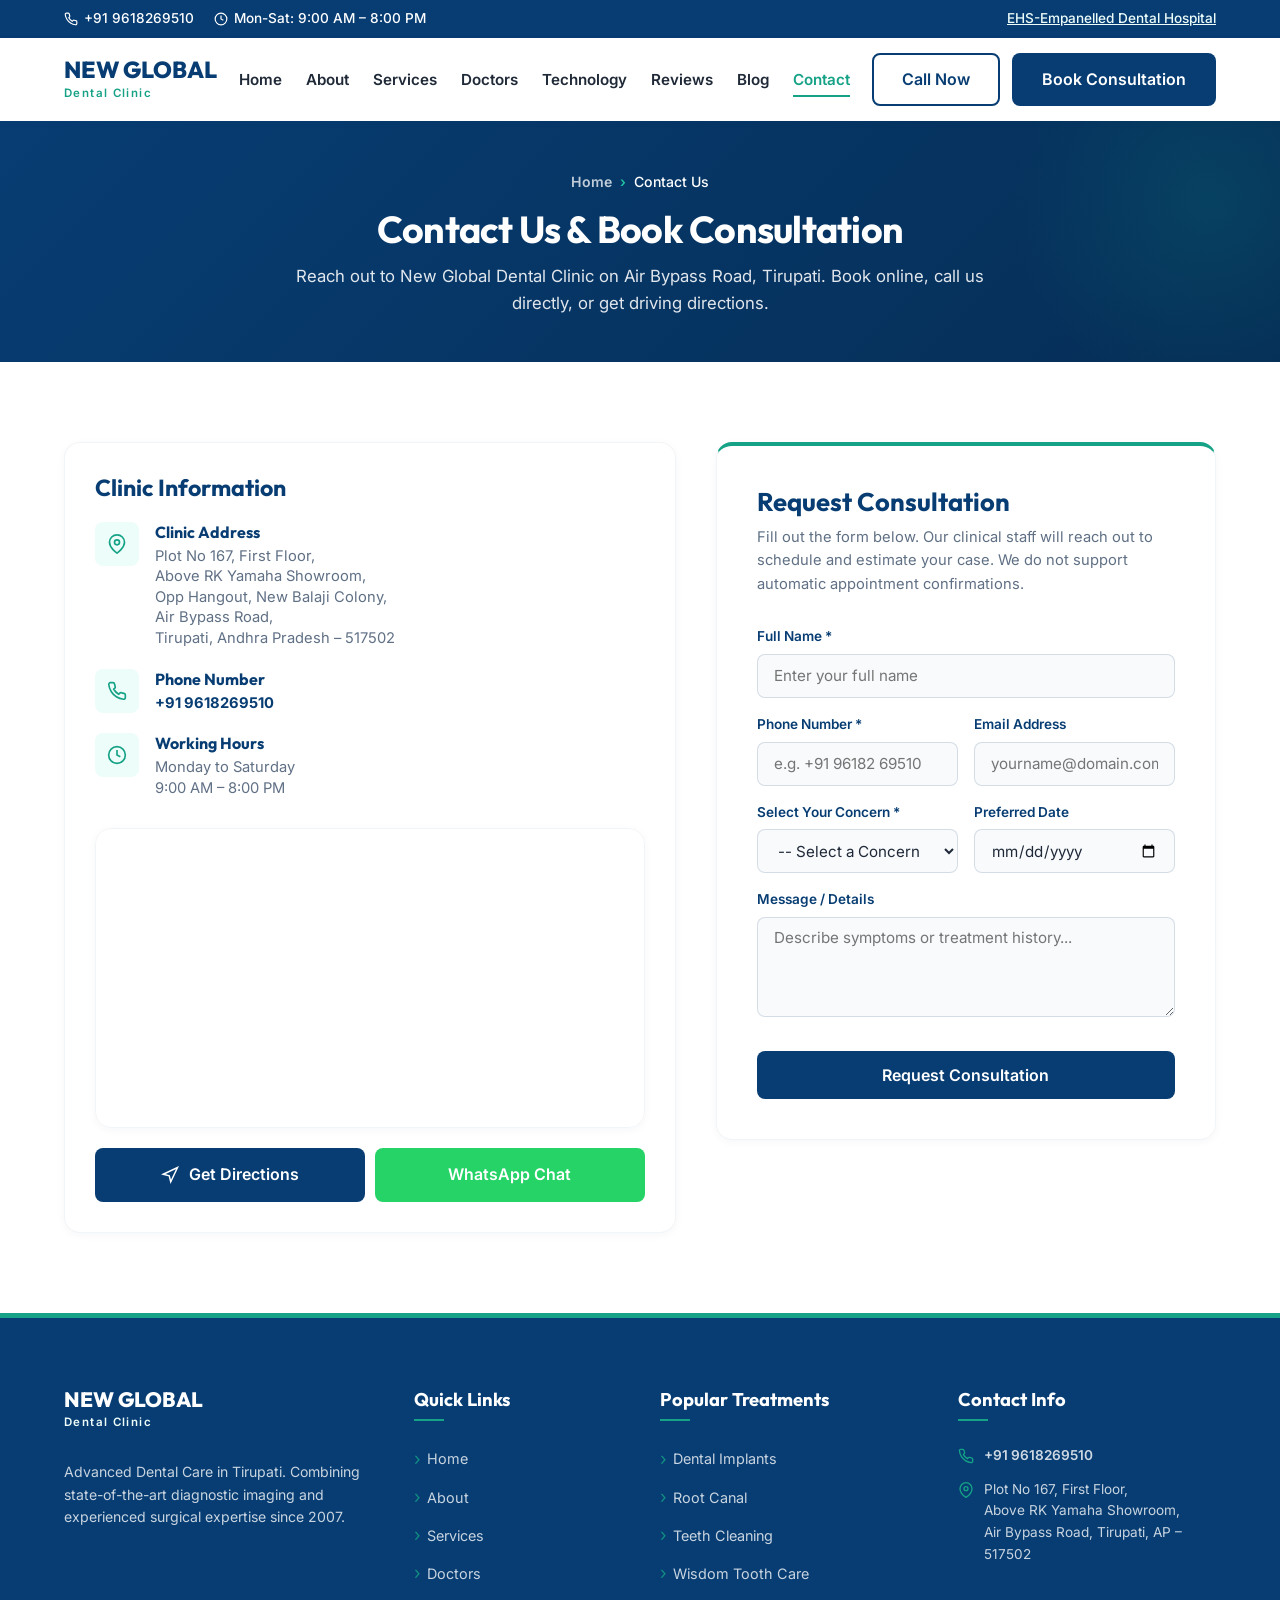
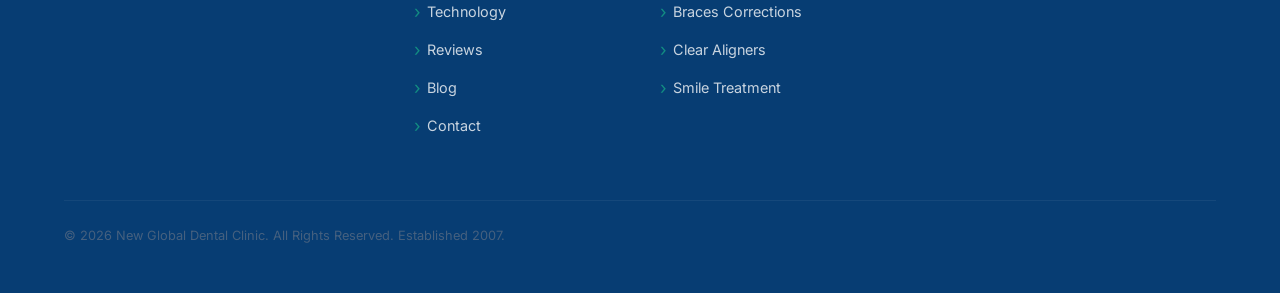
<file: contact.html>
<!DOCTYPE html>
<html lang="en">
<head>
  <meta charset="UTF-8">
  <meta name="viewport" content="width=device-width, initial-scale=1.0">
  <meta name="description" content="Contact New Global Dental Clinic on Air Bypass Road, Tirupati. Book your appointment or consultation online, call +91 9618269510, or get driving directions.">
  <meta name="keywords" content="contact dentist Tirupati, New Global Dental Clinic address, phone number, Air Bypass Road dentist, book consultation Tirupati">
  <meta name="author" content="New Global Dental Clinic">
  
  <title>Contact Us & Book Consultation | New Global Dental Clinic Tirupati</title>

  <!-- Preconnect to Google Fonts -->
  <link rel="preconnect" href="https://fonts.googleapis.com">
  <link rel="preconnect" href="https://fonts.gstatic.com" crossorigin>

  <!-- Stylesheet -->
  <link rel="stylesheet" href="css/style.css">

  <!-- Favicon -->
  <link rel="icon" type="image/png" href="favicon.png" onerror="this.style.display='none'">
</head>
<body>

  <!-- Skip to content link for Screen Readers -->
  <a href="#main-content" class="skip-link">Skip to main content</a>

  <!-- ==========================================================================
       HEADER SECTION
       ========================================================================== -->
  <header>
    <div class="top-bar">
      <div class="container top-bar-content">
        <div class="top-bar-info">
          <span>
            <svg viewBox="0 0 24 24" fill="none" stroke="currentColor" stroke-width="2"><path d="M22 16.92v3a2 2 0 0 1-2.18 2 19.79 19.79 0 0 1-8.63-3.07 19.5 19.5 0 0 1-6-6 19.79 19.79 0 0 1-3.07-8.67A2 2 0 0 1 4.11 2h3a2 2 0 0 1 2 1.72 12.84 12.84 0 0 0 .7 2.81 2 2 0 0 1-.45 2.11L8.09 9.91a16 16 0 0 0 6 6l1.27-1.27a2 2 0 0 1 2.11-.45 12.84 12.84 0 0 0 2.81.7A2 2 0 0 1 22 16.92z"/></svg>
            <a href="tel:+919618269510" id="top-bar-phone">+91 9618269510</a>
          </span>
          <span>
            <svg viewBox="0 0 24 24" fill="none" stroke="currentColor" stroke-width="2"><circle cx="12" cy="12" r="10"/><polyline points="12 6 12 12 16 14"/></svg>
            Mon-Sat: 9:00 AM – 8:00 PM
          </span>
        </div>
        <div class="top-bar-action">
          <a href="technology.html#ehs" id="top-bar-ehs-link">EHS-Empanelled Dental Hospital</a>
        </div>
      </div>
    </div>

    <div class="main-header" id="navbar-sticky">
      <div class="container">
        <nav class="navbar" aria-label="Main Navigation">
          <a href="index.html" class="logo" aria-label="New Global Dental Clinic Home">
            <span class="logo-title">New Global</span>
            <span class="logo-subtitle">Dental Clinic</span>
          </a>

          <ul class="nav-links" id="desktop-menu">
            <li><a href="index.html" id="nav-link-home">Home</a></li>
            <li><a href="about.html" id="nav-link-about">About</a></li>
            <li><a href="services.html" id="nav-link-services">Services</a></li>
            <li><a href="doctors.html" id="nav-link-doctors">Doctors</a></li>
            <li><a href="technology.html" id="nav-link-technology">Technology</a></li>
            <li><a href="reviews.html" id="nav-link-reviews">Reviews</a></li>
            <li><a href="blog.html" id="nav-link-blog">Blog</a></li>
            <li><a href="contact.html" class="active" id="nav-link-contact">Contact</a></li>
          </ul>

          <div class="nav-cta">
            <a href="tel:+919618269510" class="btn btn-outline-primary" id="nav-btn-call">Call Now</a>
            <a href="contact.html" class="btn btn-primary" id="nav-btn-consultation">Book Consultation</a>
          </div>

          <button class="hamburger" id="mobile-menu-toggle" aria-label="Toggle navigation menu">
            <span></span>
            <span></span>
            <span></span>
          </button>
        </nav>
      </div>
    </div>
  </header>

  <!-- Mobile Drawer Menu Overlay -->
  <div class="mobile-drawer-overlay" id="drawer-overlay" aria-hidden="true"></div>
  <nav class="mobile-nav-drawer" id="mobile-drawer" aria-label="Mobile Navigation" aria-hidden="true">
    <ul class="nav-links">
      <li><a href="index.html" id="mob-link-home">Home</a></li>
      <li><a href="about.html" id="mob-link-about">About</a></li>
      <li><a href="services.html" id="mob-link-services">Services</a></li>
      <li><a href="doctors.html" id="mob-link-doctors">Doctors</a></li>
      <li><a href="technology.html" id="mob-link-technology">Technology</a></li>
      <li><a href="reviews.html" id="mob-link-reviews">Reviews</a></li>
      <li><a href="blog.html" id="mob-link-blog">Blog</a></li>
      <li><a href="contact.html" class="active" id="mob-link-contact">Contact</a></li>
    </ul>
    <div class="nav-cta">
      <a href="contact.html" class="btn btn-primary">Book Consultation</a>
      <a href="tel:+919618269510" class="btn btn-outline-primary">Call Now</a>
    </div>
  </nav>

  <!-- ==========================================================================
       PAGE BANNER
       ========================================================================== -->
  <section class="page-banner">
    <div class="container">
      <div class="breadcrumb">
        <a href="index.html">Home</a> &rsaquo; <span>Contact Us</span>
      </div>
      <h1>Contact Us &amp; Book Consultation</h1>
      <p>Reach out to New Global Dental Clinic on Air Bypass Road, Tirupati. Book online, call us directly, or get driving directions.</p>
    </div>
  </section>

  <main id="main-content">

    <!-- ==========================================================================
         CONTACT DETAILS & FORM SECTION
         ========================================================================== -->
    <section class="section" id="contact">
      <div class="container">
        <div class="contact-layout">
          
          <!-- Contact details & location card -->
          <div class="card contact-details-card">
            <h3 style="font-size: 1.45rem; margin-bottom: 20px; color: var(--primary);">Clinic Information</h3>
            
            <div class="contact-details">
              <!-- Location -->
              <div class="contact-info-row">
                <div class="icon-box" aria-hidden="true">
                  <svg viewBox="0 0 24 24" fill="none" stroke="currentColor" stroke-width="2"><path d="M21 10c0 7-9 13-9 13s-9-6-9-13a9 9 0 0 1 18 0z"/><circle cx="12" cy="10" r="3"/></svg>
                </div>
                <div class="contact-info-content">
                  <h4>Clinic Address</h4>
                  <p>Plot No 167, First Floor,<br>Above RK Yamaha Showroom,<br>Opp Hangout, New Balaji Colony,<br>Air Bypass Road,<br>Tirupati, Andhra Pradesh – 517502</p>
                </div>
              </div>

              <!-- Phone -->
              <div class="contact-info-row">
                <div class="icon-box" aria-hidden="true">
                  <svg viewBox="0 0 24 24" fill="none" stroke="currentColor" stroke-width="2"><path d="M22 16.92v3a2 2 0 0 1-2.18 2 19.79 19.79 0 0 1-8.63-3.07 19.5 19.5 0 0 1-6-6 19.79 19.79 0 0 1-3.07-8.67A2 2 0 0 1 4.11 2h3a2 2 0 0 1 2 1.72 12.84 12.84 0 0 0 .7 2.81 2 2 0 0 1-.45 2.11L8.09 9.91a16 16 0 0 0 6 6l1.27-1.27a2 2 0 0 1 2.11-.45 12.84 12.84 0 0 0 2.81.7A2 2 0 0 1 22 16.92z"/></svg>
                </div>
                <div class="contact-info-content">
                  <h4>Phone Number</h4>
                  <p><a href="tel:+919618269510" style="font-weight: 700; color: var(--primary);">+91 9618269510</a></p>
                </div>
              </div>

              <!-- Hours -->
              <div class="contact-info-row">
                <div class="icon-box" aria-hidden="true">
                  <svg viewBox="0 0 24 24" fill="none" stroke="currentColor" stroke-width="2"><circle cx="12" cy="12" r="10"/><polyline points="12 6 12 12 16 14"/></svg>
                </div>
                <div class="contact-info-content">
                  <h4>Working Hours</h4>
                  <p>Monday to Saturday<br>9:00 AM – 8:00 PM</p>
                </div>
              </div>
            </div>

            <!-- Embed responsive map area -->
            <div class="map-container" aria-label="Google Map showing clinic location">
              <iframe 
                src="https://www.google.com/maps/embed?pb=!1m18!1m12!1m3!1d3877.3005886985854!2d79.40899011124672!3d13.639352986687258!2m3!1f0!2f0!3f0!3m2!1i1024!2i768!4f13.1!3m3!1m2!1s0x3cd13fd822df3bb5%3A0xc0c897f26f24ef30!2sAir%20Bypass%20Rd%2C%20Tirupati%2C%20Andhra%20Pradesh!5e0!3m2!1sen!2sin!4v1700000000000!5m2!1sen!2sin" 
                width="600" 
                height="450" 
                style="border:0;" 
                allowfullscreen="" 
                loading="lazy" 
                referrerpolicy="no-referrer-when-downgrade">
              </iframe>
            </div>

            <div style="margin-top: 20px; display: flex; gap: 10px;">
              <a href="https://maps.google.com/?q=New+Global+Dental+Clinic+Tirupati+Air+Bypass+Road" target="_blank" rel="noopener noreferrer" class="btn btn-primary" style="flex:1;" id="contact-btn-directions">
                <svg width="18" height="18" viewBox="0 0 24 24" fill="none" stroke="currentColor" stroke-width="2"><polygon points="3 11 22 2 13 21 11 13 3 11"/></svg>
                Get Directions
              </a>
              <a href="https://wa.me/919618269510?text=Hello%20New%20Global%20Dental%20Clinic,%20I%20would%20like%20directions%20to%20your%20clinic." target="_blank" rel="noopener noreferrer" class="btn btn-whatsapp" style="flex:1;" id="contact-btn-whatsapp">
                WhatsApp Chat
              </a>
            </div>
          </div>

          <!-- Interactive Request Form -->
          <div class="card form-card" id="consultation">
            <div id="form-container">
              <h3>Request Consultation</h3>
              <p>Fill out the form below. Our clinical staff will reach out to schedule and estimate your case. We do not support automatic appointment confirmations.</p>
              
              <form id="clinic-consultation-form" novalidate>
                <div class="form-group">
                  <label for="form-name" class="form-label">Full Name *</label>
                  <input type="text" id="form-name" class="form-control" placeholder="Enter your full name" required>
                  <span class="error-msg" id="name-error" style="color:red; font-size:0.8rem; display:none;">Please enter your name</span>
                </div>

                <div class="form-grid">
                  <div class="form-group">
                    <label for="form-phone" class="form-label">Phone Number *</label>
                    <input type="tel" id="form-phone" class="form-control" placeholder="e.g. +91 96182 69510" required>
                    <span class="error-msg" id="phone-error" style="color:red; font-size:0.8rem; display:none;">Please enter a valid phone number</span>
                  </div>

                  <div class="form-group">
                    <label for="form-email" class="form-label">Email Address</label>
                    <input type="email" id="form-email" class="form-control" placeholder="yourname@domain.com">
                    <span class="error-msg" id="email-error" style="color:red; font-size:0.8rem; display:none;">Please enter a valid email address</span>
                  </div>
                </div>

                <div class="form-grid">
                  <div class="form-group">
                    <label for="form-concern" class="form-label">Select Your Concern *</label>
                    <select id="form-concern" class="form-control" required>
                      <option value="" disabled selected>-- Select a Concern --</option>
                      <option value="Tooth Pain">Tooth Pain</option>
                      <option value="Root Canal">Root Canal</option>
                      <option value="Dental Implant">Dental Implant</option>
                      <option value="Missing Tooth">Missing Tooth</option>
                      <option value="Full-Mouth Treatment">Full-Mouth Treatment</option>
                      <option value="Braces">Braces</option>
                      <option value="Clear Aligners">Clear Aligners</option>
                      <option value="Smile Designing">Smile Designing</option>
                      <option value="Teeth Cleaning">Teeth Cleaning</option>
                      <option value="Wisdom Tooth">Wisdom Tooth</option>
                      <option value="Gum Treatment">Gum Treatment</option>
                      <option value="Other">Other Concern</option>
                    </select>
                    <span class="error-msg" id="concern-error" style="color:red; font-size:0.8rem; display:none;">Please select your primary concern</span>
                  </div>

                  <div class="form-group">
                    <label for="form-date" class="form-label">Preferred Date</label>
                    <input type="date" id="form-date" class="form-control">
                  </div>
                </div>

                <div class="form-group full-width">
                  <label for="form-message" class="form-label">Message / Details</label>
                  <textarea id="form-message" class="form-control" rows="4" placeholder="Describe symptoms or treatment history..."></textarea>
                </div>

                <button type="submit" class="btn btn-primary btn-form" id="btn-submit-consultation">Request Consultation</button>
              </form>
            </div>

            <!-- Inline Success state container -->
            <div class="form-success-container" id="form-success-state" role="alert">
              <div class="form-success-icon">
                <svg viewBox="0 0 24 24" fill="none" stroke="currentColor" stroke-width="3"><polyline points="20 6 9 17 4 12"/></svg>
              </div>
              <h4>Request Received!</h4>
              <p>Thank you. Your consultation request has been received. The clinic team will contact you.</p>
              <button class="btn btn-outline-primary" id="btn-reset-form" style="margin-top: 10px;">Submit Another Request</button>
            </div>
          </div>
        </div>
      </div>
    </section>

  </main>

  <footer class="footer">
    <div class="container">
      <div class="footer-grid">
        <div class="footer-about">
          <a href="index.html" class="logo" style="display:inline-flex; margin-bottom: 15px;">
            <span class="logo-title">New Global</span>
            <span class="logo-subtitle">Dental Clinic</span>
          </a>
          <p>Advanced Dental Care in Tirupati. Combining state-of-the-art diagnostic imaging and experienced surgical expertise since 2007.</p>
        </div>

        <div>
          <h3>Quick Links</h3>
          <ul class="footer-links">
            <li><a href="index.html">Home</a></li>
            <li><a href="about.html">About</a></li>
            <li><a href="services.html">Services</a></li>
            <li><a href="doctors.html">Doctors</a></li>
            <li><a href="technology.html">Technology</a></li>
            <li><a href="reviews.html">Reviews</a></li>
            <li><a href="blog.html">Blog</a></li>
            <li><a href="contact.html">Contact</a></li>
          </ul>
        </div>

        <div>
          <h3>Popular Treatments</h3>
          <ul class="footer-links">
            <li><a href="services.html">Dental Implants</a></li>
            <li><a href="services.html">Root Canal</a></li>
            <li><a href="services.html">Teeth Cleaning</a></li>
            <li><a href="services.html">Wisdom Tooth Care</a></li>
            <li><a href="services.html">Braces Corrections</a></li>
            <li><a href="services.html">Clear Aligners</a></li>
            <li><a href="services.html">Smile Treatment</a></li>
          </ul>
        </div>

        <div>
          <h3>Contact Info</h3>
          <div class="footer-contact-row">
            <svg viewBox="0 0 24 24" fill="none" stroke="currentColor" stroke-width="2"><path d="M22 16.92v3a2 2 0 0 1-2.18 2 19.79 19.79 0 0 1-8.63-3.07 19.5 19.5 0 0 1-6-6 19.79 19.79 0 0 1-3.07-8.67A2 2 0 0 1 4.11 2h3a2 2 0 0 1 2 1.72 12.84 12.84 0 0 0 .7 2.81 2 2 0 0 1-.45 2.11L8.09 9.91a16 16 0 0 0 6 6l1.27-1.27a2 2 0 0 1 2.11-.45 12.84 12.84 0 0 0 2.81.7A2 2 0 0 1 22 16.92z"/></svg>
            <p><a href="tel:+919618269510" style="color:var(--white); font-weight: 600;">+91 9618269510</a></p>
          </div>
          <div class="footer-contact-row">
            <svg viewBox="0 0 24 24" fill="none" stroke="currentColor" stroke-width="2"><path d="M21 10c0 7-9 13-9 13s-9-6-9-13a9 9 0 0 1 18 0z"/><circle cx="12" cy="10" r="3"/></svg>
            <p>Plot No 167, First Floor,<br>Above RK Yamaha Showroom,<br>Air Bypass Road, Tirupati, AP – 517502</p>
          </div>
        </div>
      </div>

      <div class="footer-bottom">
        <p>&copy; 2026 New Global Dental Clinic. All Rights Reserved. Established 2007.</p>
      </div>
    </div>
  </footer>

  <script src="js/main.js"></script>
</body>
</html>
</file>
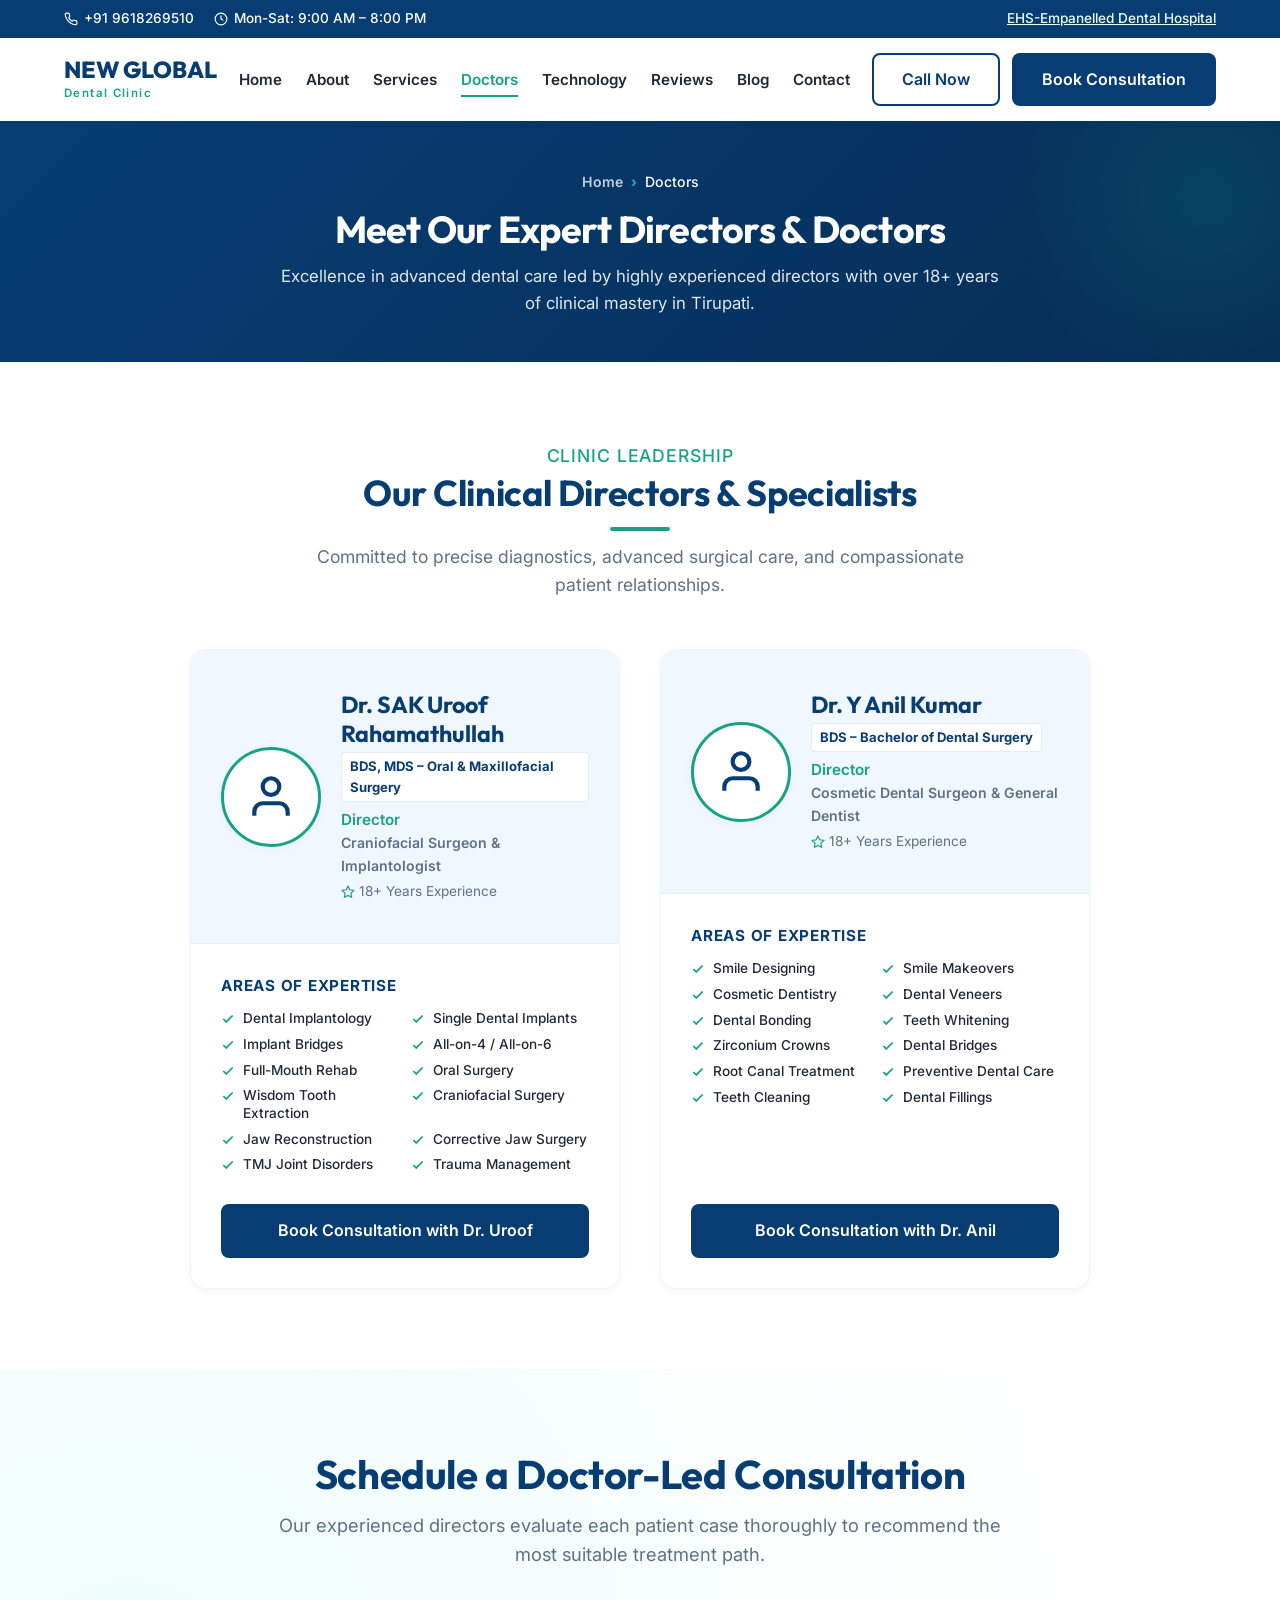
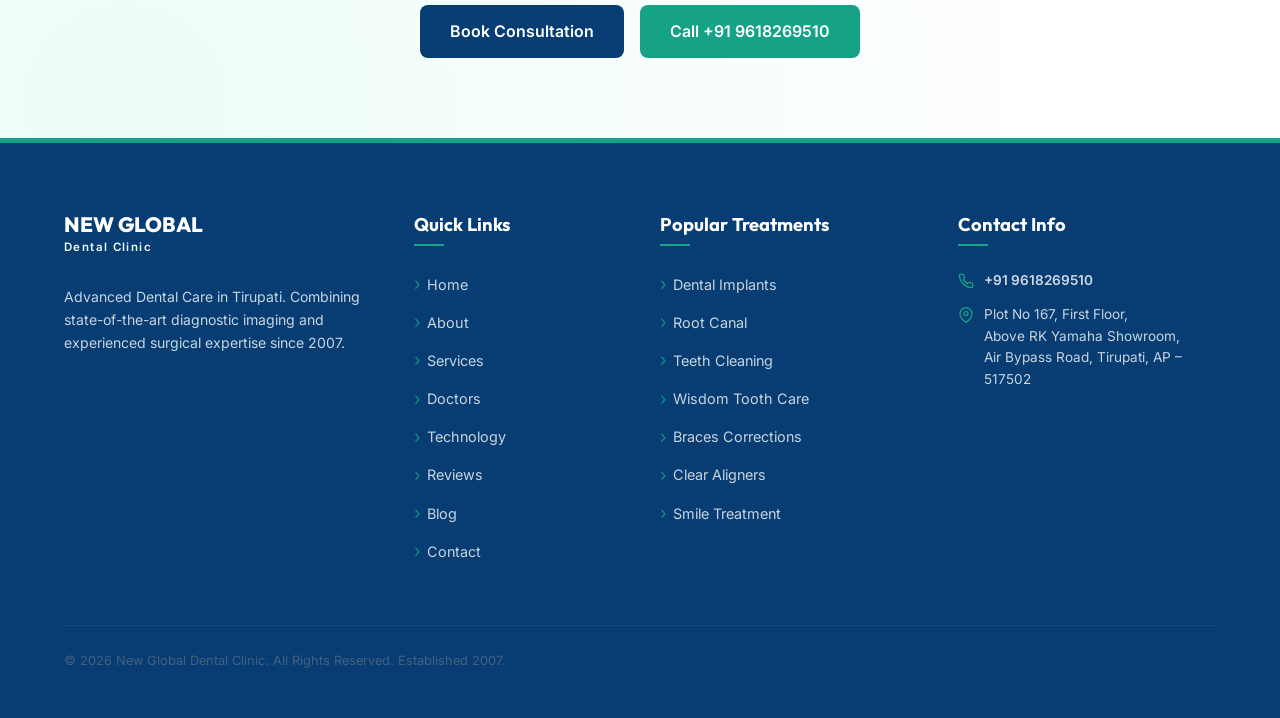
<file: doctors.html>
<!DOCTYPE html>
<html lang="en">
<head>
  <meta charset="UTF-8">
  <meta name="viewport" content="width=device-width, initial-scale=1.0">
  <meta name="description" content="Meet the expert directors and doctors at New Global Dental Clinic in Tirupati. Dr. SAK Uroof Rahamathullah (Craniofacial Surgeon & Implantologist) and Dr. Y Anil Kumar (Cosmetic Dental Surgeon).">
  <meta name="keywords" content="dentists Tirupati, Dr SAK Uroof Rahamathullah, Dr Y Anil Kumar, craniofacial surgeon Tirupati, cosmetic dentist Tirupati">
  <meta name="author" content="New Global Dental Clinic">
  
  <title>Doctors & Directors | New Global Dental Clinic Tirupati</title>

  <!-- Preconnect to Google Fonts -->
  <link rel="preconnect" href="https://fonts.googleapis.com">
  <link rel="preconnect" href="https://fonts.gstatic.com" crossorigin>

  <!-- Stylesheet -->
  <link rel="stylesheet" href="css/style.css">

  <!-- Favicon -->
  <link rel="icon" type="image/png" href="favicon.png" onerror="this.style.display='none'">
</head>
<body>

  <!-- Skip to content link for Screen Readers -->
  <a href="#main-content" class="skip-link">Skip to main content</a>

  <!-- ==========================================================================
       HEADER SECTION
       ========================================================================== -->
  <header>
    <div class="top-bar">
      <div class="container top-bar-content">
        <div class="top-bar-info">
          <span>
            <svg viewBox="0 0 24 24" fill="none" stroke="currentColor" stroke-width="2"><path d="M22 16.92v3a2 2 0 0 1-2.18 2 19.79 19.79 0 0 1-8.63-3.07 19.5 19.5 0 0 1-6-6 19.79 19.79 0 0 1-3.07-8.67A2 2 0 0 1 4.11 2h3a2 2 0 0 1 2 1.72 12.84 12.84 0 0 0 .7 2.81 2 2 0 0 1-.45 2.11L8.09 9.91a16 16 0 0 0 6 6l1.27-1.27a2 2 0 0 1 2.11-.45 12.84 12.84 0 0 0 2.81.7A2 2 0 0 1 22 16.92z"/></svg>
            <a href="tel:+919618269510" id="top-bar-phone">+91 9618269510</a>
          </span>
          <span>
            <svg viewBox="0 0 24 24" fill="none" stroke="currentColor" stroke-width="2"><circle cx="12" cy="12" r="10"/><polyline points="12 6 12 12 16 14"/></svg>
            Mon-Sat: 9:00 AM – 8:00 PM
          </span>
        </div>
        <div class="top-bar-action">
          <a href="technology.html#ehs" id="top-bar-ehs-link">EHS-Empanelled Dental Hospital</a>
        </div>
      </div>
    </div>

    <div class="main-header" id="navbar-sticky">
      <div class="container">
        <nav class="navbar" aria-label="Main Navigation">
          <a href="index.html" class="logo" aria-label="New Global Dental Clinic Home">
            <span class="logo-title">New Global</span>
            <span class="logo-subtitle">Dental Clinic</span>
          </a>

          <ul class="nav-links" id="desktop-menu">
            <li><a href="index.html" id="nav-link-home">Home</a></li>
            <li><a href="about.html" id="nav-link-about">About</a></li>
            <li><a href="services.html" id="nav-link-services">Services</a></li>
            <li><a href="doctors.html" class="active" id="nav-link-doctors">Doctors</a></li>
            <li><a href="technology.html" id="nav-link-technology">Technology</a></li>
            <li><a href="reviews.html" id="nav-link-reviews">Reviews</a></li>
            <li><a href="blog.html" id="nav-link-blog">Blog</a></li>
            <li><a href="contact.html" id="nav-link-contact">Contact</a></li>
          </ul>

          <div class="nav-cta">
            <a href="tel:+919618269510" class="btn btn-outline-primary" id="nav-btn-call">Call Now</a>
            <a href="contact.html" class="btn btn-primary" id="nav-btn-consultation">Book Consultation</a>
          </div>

          <button class="hamburger" id="mobile-menu-toggle" aria-label="Toggle navigation menu">
            <span></span>
            <span></span>
            <span></span>
          </button>
        </nav>
      </div>
    </div>
  </header>

  <!-- Mobile Drawer Menu Overlay -->
  <div class="mobile-drawer-overlay" id="drawer-overlay" aria-hidden="true"></div>
  <nav class="mobile-nav-drawer" id="mobile-drawer" aria-label="Mobile Navigation" aria-hidden="true">
    <ul class="nav-links">
      <li><a href="index.html" id="mob-link-home">Home</a></li>
      <li><a href="about.html" id="mob-link-about">About</a></li>
      <li><a href="services.html" id="mob-link-services">Services</a></li>
      <li><a href="doctors.html" class="active" id="mob-link-doctors">Doctors</a></li>
      <li><a href="technology.html" id="mob-link-technology">Technology</a></li>
      <li><a href="reviews.html" id="mob-link-reviews">Reviews</a></li>
      <li><a href="blog.html" id="mob-link-blog">Blog</a></li>
      <li><a href="contact.html" id="mob-link-contact">Contact</a></li>
    </ul>
    <div class="nav-cta">
      <a href="contact.html" class="btn btn-primary">Book Consultation</a>
      <a href="tel:+919618269510" class="btn btn-outline-primary">Call Now</a>
    </div>
  </nav>

  <!-- ==========================================================================
       PAGE BANNER
       ========================================================================== -->
  <section class="page-banner">
    <div class="container">
      <div class="breadcrumb">
        <a href="index.html">Home</a> &rsaquo; <span>Doctors</span>
      </div>
      <h1>Meet Our Expert Directors &amp; Doctors</h1>
      <p>Excellence in advanced dental care led by highly experienced directors with over 18+ years of clinical mastery in Tirupati.</p>
    </div>
  </section>

  <main id="main-content">

    <!-- ==========================================================================
         MEET OUR EXPERT DIRECTORS SECTION
         ========================================================================== -->
    <section class="section" id="doctors">
      <div class="container">
        <div class="section-header">
          <span class="subheading">Clinic Leadership</span>
          <h2>Our Clinical Directors &amp; Specialists</h2>
          <p>Committed to precise diagnostics, advanced surgical care, and compassionate patient relationships.</p>
        </div>

        <div class="doctors-grid">
          <!-- Doctor 1: Dr. SAK Uroof Rahamathullah -->
          <article class="card doctor-card" id="dr-uroof">
            <div class="doctor-header">
              <div class="doctor-photo-placeholder" aria-hidden="true">
                <svg viewBox="0 0 24 24" fill="none" stroke="currentColor" stroke-width="2"><path d="M20 21v-2a4 4 0 0 0-4-4H8a4 4 0 0 0-4 4v2"/><circle cx="12" cy="7" r="4"/></svg>
              </div>
              <div class="doctor-title-info">
                <h3>Dr. SAK Uroof Rahamathullah</h3>
                <span class="doctor-qualification">BDS, MDS – Oral &amp; Maxillofacial Surgery</span>
                <span class="doctor-role-title">Director</span>
                <span class="doctor-role-title" style="color:var(--text-muted); font-size:0.88rem;">Craniofacial Surgeon &amp; Implantologist</span>
                <span class="doctor-experience">
                  <svg viewBox="0 0 24 24" fill="none" stroke="currentColor" stroke-width="2"><polygon points="12 2 15.09 8.26 22 9.27 17 14.14 18.18 21.02 12 17.77 5.82 21.02 7 14.14 2 9.27 8.91 8.26 12 2"/></svg>
                  18+ Years Experience
                </span>
              </div>
            </div>

            <div class="doctor-body">
              <div>
                <span class="doctor-expertise-title">Areas of Expertise</span>
                <ul class="doctor-expertise-list">
                  <li><svg viewBox="0 0 24 24" fill="none" stroke="currentColor" stroke-width="3"><polyline points="20 6 9 17 4 12"/></svg> Dental Implantology</li>
                  <li><svg viewBox="0 0 24 24" fill="none" stroke="currentColor" stroke-width="3"><polyline points="20 6 9 17 4 12"/></svg> Single Dental Implants</li>
                  <li><svg viewBox="0 0 24 24" fill="none" stroke="currentColor" stroke-width="3"><polyline points="20 6 9 17 4 12"/></svg> Implant Bridges</li>
                  <li><svg viewBox="0 0 24 24" fill="none" stroke="currentColor" stroke-width="3"><polyline points="20 6 9 17 4 12"/></svg> All-on-4 / All-on-6</li>
                  <li><svg viewBox="0 0 24 24" fill="none" stroke="currentColor" stroke-width="3"><polyline points="20 6 9 17 4 12"/></svg> Full-Mouth Rehab</li>
                  <li><svg viewBox="0 0 24 24" fill="none" stroke="currentColor" stroke-width="3"><polyline points="20 6 9 17 4 12"/></svg> Oral Surgery</li>
                  <li><svg viewBox="0 0 24 24" fill="none" stroke="currentColor" stroke-width="3"><polyline points="20 6 9 17 4 12"/></svg> Wisdom Tooth Extraction</li>
                  <li><svg viewBox="0 0 24 24" fill="none" stroke="currentColor" stroke-width="3"><polyline points="20 6 9 17 4 12"/></svg> Craniofacial Surgery</li>
                  <li><svg viewBox="0 0 24 24" fill="none" stroke="currentColor" stroke-width="3"><polyline points="20 6 9 17 4 12"/></svg> Jaw Reconstruction</li>
                  <li><svg viewBox="0 0 24 24" fill="none" stroke="currentColor" stroke-width="3"><polyline points="20 6 9 17 4 12"/></svg> Corrective Jaw Surgery</li>
                  <li><svg viewBox="0 0 24 24" fill="none" stroke="currentColor" stroke-width="3"><polyline points="20 6 9 17 4 12"/></svg> TMJ Joint Disorders</li>
                  <li><svg viewBox="0 0 24 24" fill="none" stroke="currentColor" stroke-width="3"><polyline points="20 6 9 17 4 12"/></svg> Trauma Management</li>
                </ul>
              </div>

              <div class="doctor-ctas">
                <a href="contact.html" class="btn btn-primary" style="width: 100%; text-align: center;">Book Consultation with Dr. Uroof</a>
              </div>
            </div>
          </article>

          <!-- Doctor 2: Dr. Y Anil Kumar -->
          <article class="card doctor-card" id="dr-anil">
            <div class="doctor-header">
              <div class="doctor-photo-placeholder" aria-hidden="true">
                <svg viewBox="0 0 24 24" fill="none" stroke="currentColor" stroke-width="2"><path d="M20 21v-2a4 4 0 0 0-4-4H8a4 4 0 0 0-4 4v2"/><circle cx="12" cy="7" r="4"/></svg>
              </div>
              <div class="doctor-title-info">
                <h3>Dr. Y Anil Kumar</h3>
                <span class="doctor-qualification">BDS – Bachelor of Dental Surgery</span>
                <span class="doctor-role-title">Director</span>
                <span class="doctor-role-title" style="color:var(--text-muted); font-size:0.88rem;">Cosmetic Dental Surgeon &amp; General Dentist</span>
                <span class="doctor-experience">
                  <svg viewBox="0 0 24 24" fill="none" stroke="currentColor" stroke-width="2"><polygon points="12 2 15.09 8.26 22 9.27 17 14.14 18.18 21.02 12 17.77 5.82 21.02 7 14.14 2 9.27 8.91 8.26 12 2"/></svg>
                  18+ Years Experience
                </span>
              </div>
            </div>

            <div class="doctor-body">
              <div>
                <span class="doctor-expertise-title">Areas of Expertise</span>
                <ul class="doctor-expertise-list">
                  <li><svg viewBox="0 0 24 24" fill="none" stroke="currentColor" stroke-width="3"><polyline points="20 6 9 17 4 12"/></svg> Smile Designing</li>
                  <li><svg viewBox="0 0 24 24" fill="none" stroke="currentColor" stroke-width="3"><polyline points="20 6 9 17 4 12"/></svg> Smile Makeovers</li>
                  <li><svg viewBox="0 0 24 24" fill="none" stroke="currentColor" stroke-width="3"><polyline points="20 6 9 17 4 12"/></svg> Cosmetic Dentistry</li>
                  <li><svg viewBox="0 0 24 24" fill="none" stroke="currentColor" stroke-width="3"><polyline points="20 6 9 17 4 12"/></svg> Dental Veneers</li>
                  <li><svg viewBox="0 0 24 24" fill="none" stroke="currentColor" stroke-width="3"><polyline points="20 6 9 17 4 12"/></svg> Dental Bonding</li>
                  <li><svg viewBox="0 0 24 24" fill="none" stroke="currentColor" stroke-width="3"><polyline points="20 6 9 17 4 12"/></svg> Teeth Whitening</li>
                  <li><svg viewBox="0 0 24 24" fill="none" stroke="currentColor" stroke-width="3"><polyline points="20 6 9 17 4 12"/></svg> Zirconium Crowns</li>
                  <li><svg viewBox="0 0 24 24" fill="none" stroke="currentColor" stroke-width="3"><polyline points="20 6 9 17 4 12"/></svg> Dental Bridges</li>
                  <li><svg viewBox="0 0 24 24" fill="none" stroke="currentColor" stroke-width="3"><polyline points="20 6 9 17 4 12"/></svg> Root Canal Treatment</li>
                  <li><svg viewBox="0 0 24 24" fill="none" stroke="currentColor" stroke-width="3"><polyline points="20 6 9 17 4 12"/></svg> Preventive Dental Care</li>
                  <li><svg viewBox="0 0 24 24" fill="none" stroke="currentColor" stroke-width="3"><polyline points="20 6 9 17 4 12"/></svg> Teeth Cleaning</li>
                  <li><svg viewBox="0 0 24 24" fill="none" stroke="currentColor" stroke-width="3"><polyline points="20 6 9 17 4 12"/></svg> Dental Fillings</li>
                </ul>
              </div>

              <div class="doctor-ctas">
                <a href="contact.html" class="btn btn-primary" style="width: 100%; text-align: center;">Book Consultation with Dr. Anil</a>
              </div>
            </div>
          </article>
        </div>
      </div>
    </section>

    <!-- ==========================================================================
         CALL TO ACTION
         ========================================================================== -->
    <section class="section cta-section">
      <div class="container cta-inner">
        <h2>Schedule a Doctor-Led Consultation</h2>
        <p>Our experienced directors evaluate each patient case thoroughly to recommend the most suitable treatment path.</p>
        <div class="cta-buttons">
          <a href="contact.html" class="btn btn-primary">Book Consultation</a>
          <a href="tel:+919618269510" class="btn btn-secondary">Call +91 9618269510</a>
        </div>
      </div>
    </section>

  </main>

  <footer class="footer">
    <div class="container">
      <div class="footer-grid">
        <div class="footer-about">
          <a href="index.html" class="logo" style="display:inline-flex; margin-bottom: 15px;">
            <span class="logo-title">New Global</span>
            <span class="logo-subtitle">Dental Clinic</span>
          </a>
          <p>Advanced Dental Care in Tirupati. Combining state-of-the-art diagnostic imaging and experienced surgical expertise since 2007.</p>
        </div>

        <div>
          <h3>Quick Links</h3>
          <ul class="footer-links">
            <li><a href="index.html">Home</a></li>
            <li><a href="about.html">About</a></li>
            <li><a href="services.html">Services</a></li>
            <li><a href="doctors.html">Doctors</a></li>
            <li><a href="technology.html">Technology</a></li>
            <li><a href="reviews.html">Reviews</a></li>
            <li><a href="blog.html">Blog</a></li>
            <li><a href="contact.html">Contact</a></li>
          </ul>
        </div>

        <div>
          <h3>Popular Treatments</h3>
          <ul class="footer-links">
            <li><a href="services.html">Dental Implants</a></li>
            <li><a href="services.html">Root Canal</a></li>
            <li><a href="services.html">Teeth Cleaning</a></li>
            <li><a href="services.html">Wisdom Tooth Care</a></li>
            <li><a href="services.html">Braces Corrections</a></li>
            <li><a href="services.html">Clear Aligners</a></li>
            <li><a href="services.html">Smile Treatment</a></li>
          </ul>
        </div>

        <div>
          <h3>Contact Info</h3>
          <div class="footer-contact-row">
            <svg viewBox="0 0 24 24" fill="none" stroke="currentColor" stroke-width="2"><path d="M22 16.92v3a2 2 0 0 1-2.18 2 19.79 19.79 0 0 1-8.63-3.07 19.5 19.5 0 0 1-6-6 19.79 19.79 0 0 1-3.07-8.67A2 2 0 0 1 4.11 2h3a2 2 0 0 1 2 1.72 12.84 12.84 0 0 0 .7 2.81 2 2 0 0 1-.45 2.11L8.09 9.91a16 16 0 0 0 6 6l1.27-1.27a2 2 0 0 1 2.11-.45 12.84 12.84 0 0 0 2.81.7A2 2 0 0 1 22 16.92z"/></svg>
            <p><a href="tel:+919618269510" style="color:var(--white); font-weight: 600;">+91 9618269510</a></p>
          </div>
          <div class="footer-contact-row">
            <svg viewBox="0 0 24 24" fill="none" stroke="currentColor" stroke-width="2"><path d="M21 10c0 7-9 13-9 13s-9-6-9-13a9 9 0 0 1 18 0z"/><circle cx="12" cy="10" r="3"/></svg>
            <p>Plot No 167, First Floor,<br>Above RK Yamaha Showroom,<br>Air Bypass Road, Tirupati, AP – 517502</p>
          </div>
        </div>
      </div>

      <div class="footer-bottom">
        <p>&copy; 2026 New Global Dental Clinic. All Rights Reserved. Established 2007.</p>
      </div>
    </div>
  </footer>

  <script src="js/main.js"></script>
</body>
</html>
</file>
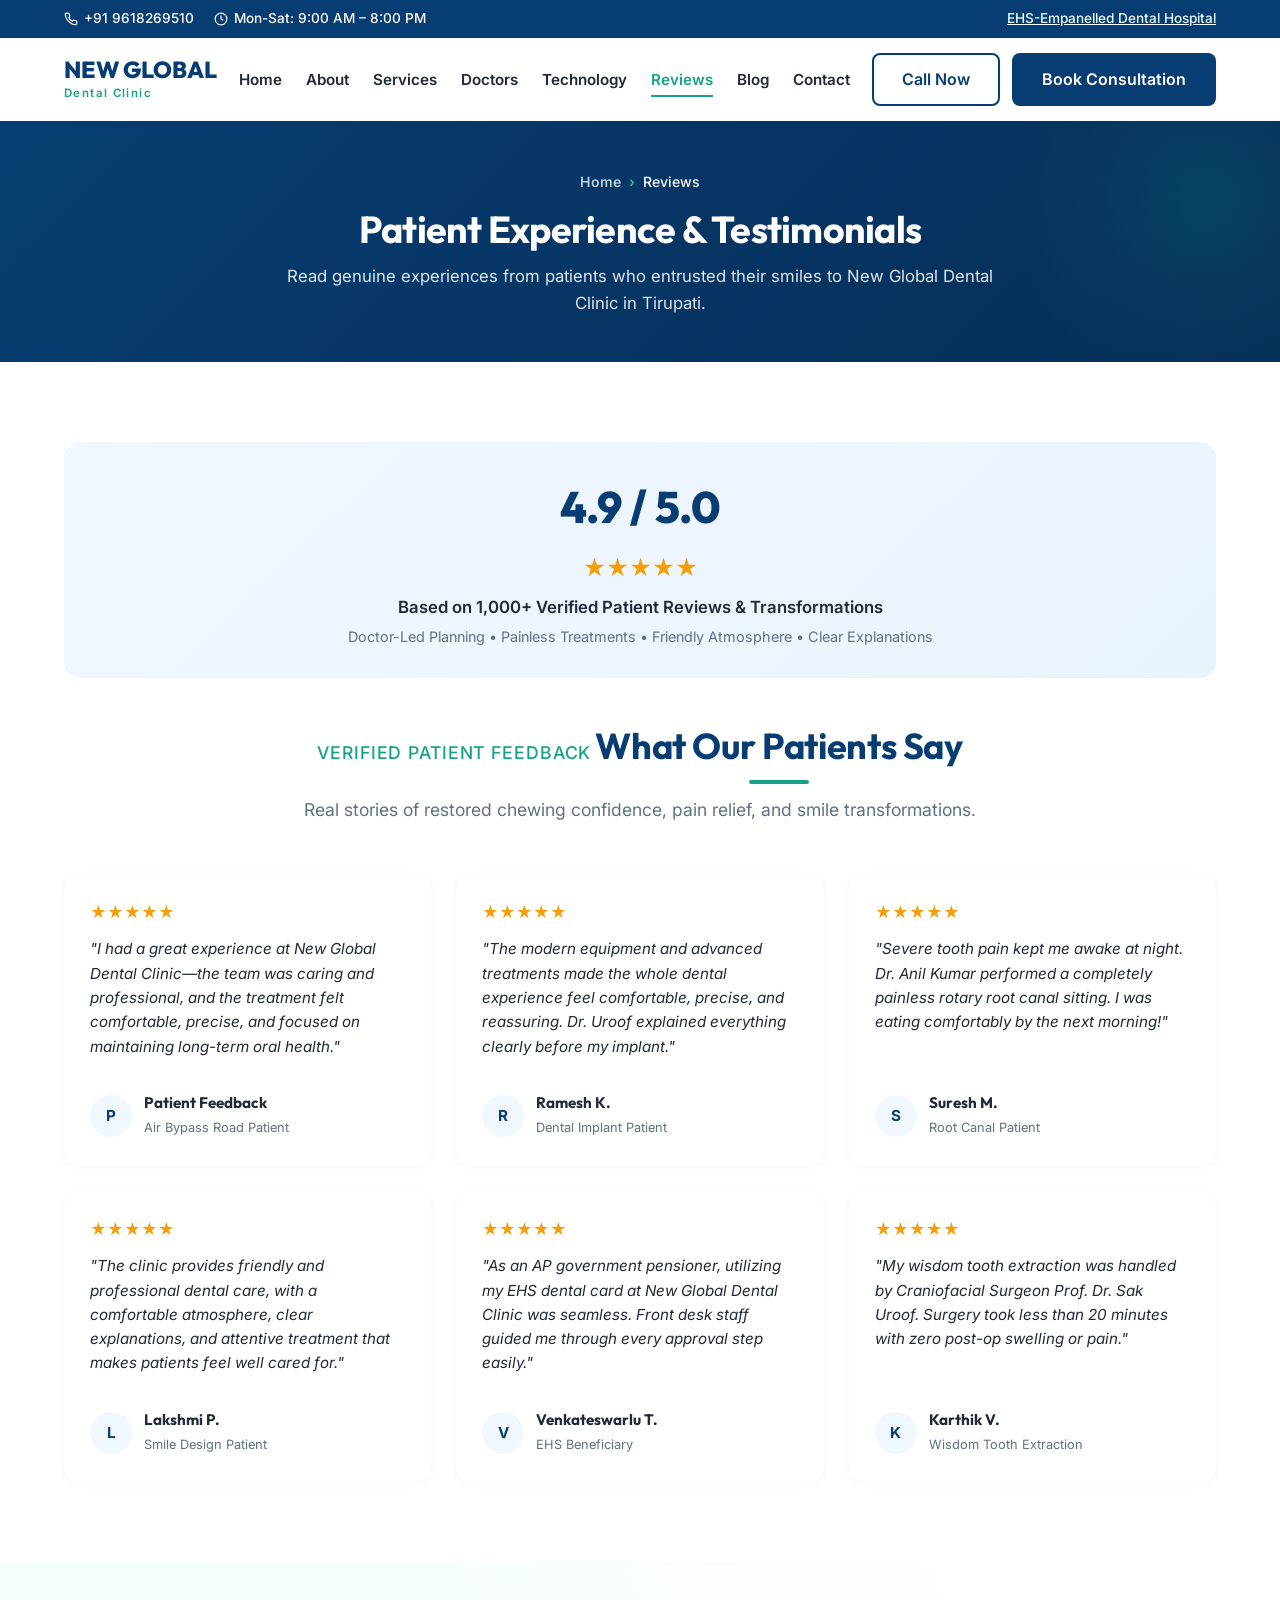
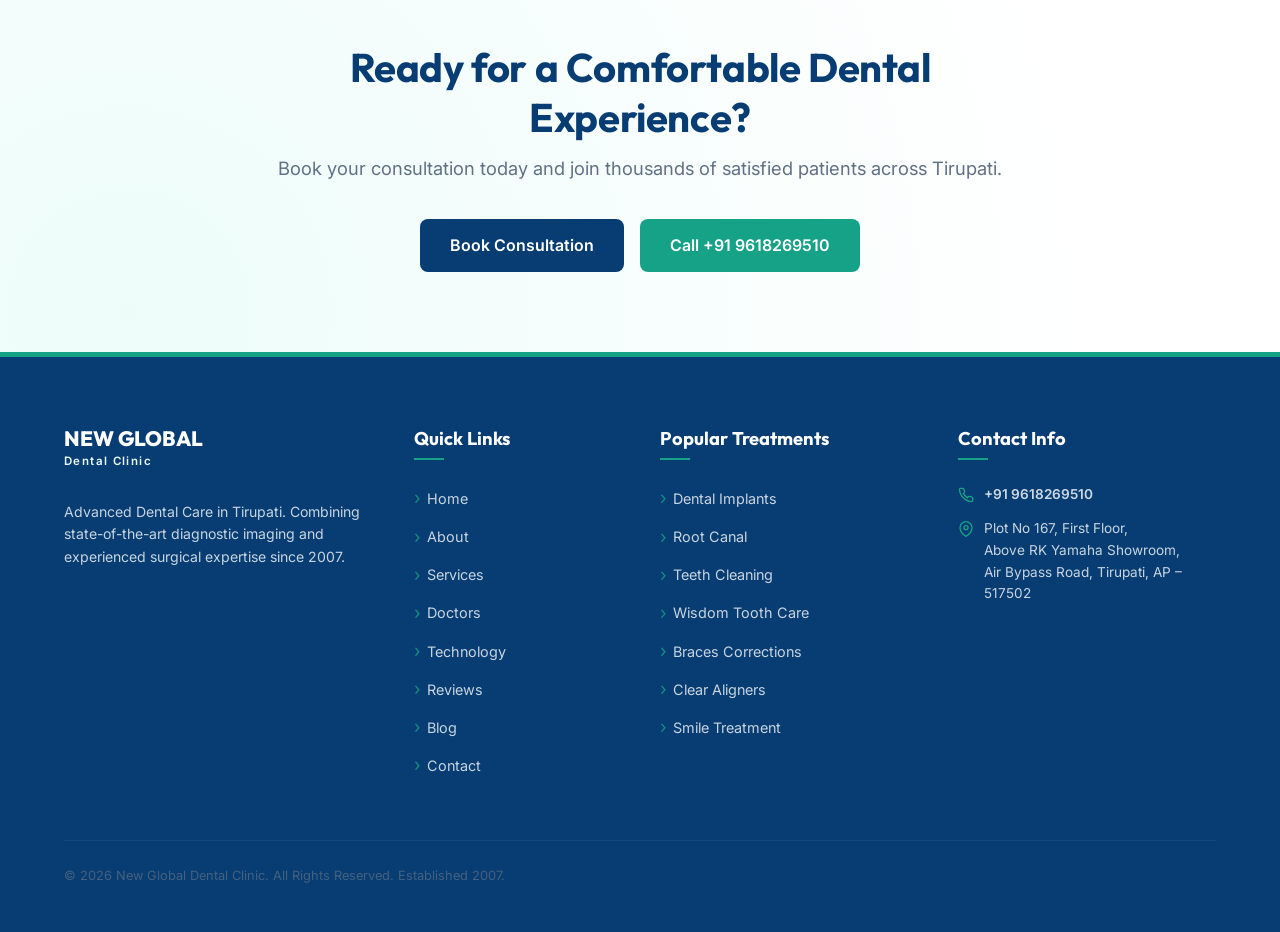
<file: reviews.html>
<!DOCTYPE html>
<html lang="en">
<head>
  <meta charset="UTF-8">
  <meta name="viewport" content="width=device-width, initial-scale=1.0">
  <meta name="description" content="Read authentic patient reviews and experiences at New Global Dental Clinic in Tirupati. 4.9/5 stars based on 1000+ happy patient transformations.">
  <meta name="keywords" content="New Global Dental Clinic reviews, patient testimonials Tirupati, best dentist reviews Tirupati, dental implant reviews, painless root canal review">
  <meta name="author" content="New Global Dental Clinic">
  
  <title>Patient Reviews & Testimonials | New Global Dental Clinic Tirupati</title>

  <!-- Preconnect to Google Fonts -->
  <link rel="preconnect" href="https://fonts.googleapis.com">
  <link rel="preconnect" href="https://fonts.gstatic.com" crossorigin>

  <!-- Stylesheet -->
  <link rel="stylesheet" href="css/style.css">

  <!-- Favicon -->
  <link rel="icon" type="image/png" href="favicon.png" onerror="this.style.display='none'">
</head>
<body>

  <!-- Skip to content link for Screen Readers -->
  <a href="#main-content" class="skip-link">Skip to main content</a>

  <!-- ==========================================================================
       HEADER SECTION
       ========================================================================== -->
  <header>
    <div class="top-bar">
      <div class="container top-bar-content">
        <div class="top-bar-info">
          <span>
            <svg viewBox="0 0 24 24" fill="none" stroke="currentColor" stroke-width="2"><path d="M22 16.92v3a2 2 0 0 1-2.18 2 19.79 19.79 0 0 1-8.63-3.07 19.5 19.5 0 0 1-6-6 19.79 19.79 0 0 1-3.07-8.67A2 2 0 0 1 4.11 2h3a2 2 0 0 1 2 1.72 12.84 12.84 0 0 0 .7 2.81 2 2 0 0 1-.45 2.11L8.09 9.91a16 16 0 0 0 6 6l1.27-1.27a2 2 0 0 1 2.11-.45 12.84 12.84 0 0 0 2.81.7A2 2 0 0 1 22 16.92z"/></svg>
            <a href="tel:+919618269510" id="top-bar-phone">+91 9618269510</a>
          </span>
          <span>
            <svg viewBox="0 0 24 24" fill="none" stroke="currentColor" stroke-width="2"><circle cx="12" cy="12" r="10"/><polyline points="12 6 12 12 16 14"/></svg>
            Mon-Sat: 9:00 AM – 8:00 PM
          </span>
        </div>
        <div class="top-bar-action">
          <a href="technology.html#ehs" id="top-bar-ehs-link">EHS-Empanelled Dental Hospital</a>
        </div>
      </div>
    </div>

    <div class="main-header" id="navbar-sticky">
      <div class="container">
        <nav class="navbar" aria-label="Main Navigation">
          <a href="index.html" class="logo" aria-label="New Global Dental Clinic Home">
            <span class="logo-title">New Global</span>
            <span class="logo-subtitle">Dental Clinic</span>
          </a>

          <ul class="nav-links" id="desktop-menu">
            <li><a href="index.html" id="nav-link-home">Home</a></li>
            <li><a href="about.html" id="nav-link-about">About</a></li>
            <li><a href="services.html" id="nav-link-services">Services</a></li>
            <li><a href="doctors.html" id="nav-link-doctors">Doctors</a></li>
            <li><a href="technology.html" id="nav-link-technology">Technology</a></li>
            <li><a href="reviews.html" class="active" id="nav-link-reviews">Reviews</a></li>
            <li><a href="blog.html" id="nav-link-blog">Blog</a></li>
            <li><a href="contact.html" id="nav-link-contact">Contact</a></li>
          </ul>

          <div class="nav-cta">
            <a href="tel:+919618269510" class="btn btn-outline-primary" id="nav-btn-call">Call Now</a>
            <a href="contact.html" class="btn btn-primary" id="nav-btn-consultation">Book Consultation</a>
          </div>

          <button class="hamburger" id="mobile-menu-toggle" aria-label="Toggle navigation menu">
            <span></span>
            <span></span>
            <span></span>
          </button>
        </nav>
      </div>
    </div>
  </header>

  <!-- Mobile Drawer Menu Overlay -->
  <div class="mobile-drawer-overlay" id="drawer-overlay" aria-hidden="true"></div>
  <nav class="mobile-nav-drawer" id="mobile-drawer" aria-label="Mobile Navigation" aria-hidden="true">
    <ul class="nav-links">
      <li><a href="index.html" id="mob-link-home">Home</a></li>
      <li><a href="about.html" id="mob-link-about">About</a></li>
      <li><a href="services.html" id="mob-link-services">Services</a></li>
      <li><a href="doctors.html" id="mob-link-doctors">Doctors</a></li>
      <li><a href="technology.html" id="mob-link-technology">Technology</a></li>
      <li><a href="reviews.html" class="active" id="mob-link-reviews">Reviews</a></li>
      <li><a href="blog.html" id="mob-link-blog">Blog</a></li>
      <li><a href="contact.html" id="mob-link-contact">Contact</a></li>
    </ul>
    <div class="nav-cta">
      <a href="contact.html" class="btn btn-primary">Book Consultation</a>
      <a href="tel:+919618269510" class="btn btn-outline-primary">Call Now</a>
    </div>
  </nav>

  <!-- ==========================================================================
       PAGE BANNER
       ========================================================================== -->
  <section class="page-banner">
    <div class="container">
      <div class="breadcrumb">
        <a href="index.html">Home</a> &rsaquo; <span>Reviews</span>
      </div>
      <h1>Patient Experience &amp; Testimonials</h1>
      <p>Read genuine experiences from patients who entrusted their smiles to New Global Dental Clinic in Tirupati.</p>
    </div>
  </section>

  <main id="main-content">

    <!-- ==========================================================================
         OVERVIEW RATING SUMMARY
         ========================================================================== -->
    <section class="section" id="reviews">
      <div class="container">
        
        <div style="background: linear-gradient(135deg, var(--primary-bg) 0%, #e8f4fc 100%); border-radius: var(--border-radius-md); padding: 30px; text-align: center; margin-bottom: 45px; border: 1px solid var(--border-color);">
          <div style="font-size: 2.75rem; font-weight: 800; color: var(--primary); font-family: var(--font-heading);">4.9 / 5.0</div>
          <div class="review-stars" style="justify-content: center; font-size: 1.4rem; margin: 8px 0;">
            ★★★★★
          </div>
          <p style="font-size: 1.05rem; font-weight: 600; color: var(--dark); margin-bottom: 4px;">Based on 1,000+ Verified Patient Reviews &amp; Transformations</p>
          <p style="font-size: 0.9rem; color: var(--text-muted); margin: 0;">Doctor-Led Planning &bull; Painless Treatments &bull; Friendly Atmosphere &bull; Clear Explanations</p>
        </div>

        <div class="section-header">
          <span class="subheading">Verified Patient Feedback</span>
          <h2>What Our Patients Say</h2>
          <p>Real stories of restored chewing confidence, pain relief, and smile transformations.</p>
        </div>

        <!-- Reviews Grid -->
        <div class="reviews-grid">
          
          <!-- Review 1 -->
          <article class="review-card">
            <div>
              <div class="review-stars">★★★★★</div>
              <p class="review-text">"I had a great experience at New Global Dental Clinic—the team was caring and professional, and the treatment felt comfortable, precise, and focused on maintaining long-term oral health."</p>
            </div>
            <div class="review-author">
              <div class="author-avatar">P</div>
              <div class="author-info">
                <h4>Patient Feedback</h4>
                <span>Air Bypass Road Patient</span>
              </div>
            </div>
          </article>

          <!-- Review 2 -->
          <article class="review-card">
            <div>
              <div class="review-stars">★★★★★</div>
              <p class="review-text">"The modern equipment and advanced treatments made the whole dental experience feel comfortable, precise, and reassuring. Dr. Uroof explained everything clearly before my implant."</p>
            </div>
            <div class="review-author">
              <div class="author-avatar">R</div>
              <div class="author-info">
                <h4>Ramesh K.</h4>
                <span>Dental Implant Patient</span>
              </div>
            </div>
          </article>

          <!-- Review 3 -->
          <article class="review-card">
            <div>
              <div class="review-stars">★★★★★</div>
              <p class="review-text">"Severe tooth pain kept me awake at night. Dr. Anil Kumar performed a completely painless rotary root canal sitting. I was eating comfortably by the next morning!"</p>
            </div>
            <div class="review-author">
              <div class="author-avatar">S</div>
              <div class="author-info">
                <h4>Suresh M.</h4>
                <span>Root Canal Patient</span>
              </div>
            </div>
          </article>

          <!-- Review 4 -->
          <article class="review-card">
            <div>
              <div class="review-stars">★★★★★</div>
              <p class="review-text">"The clinic provides friendly and professional dental care, with a comfortable atmosphere, clear explanations, and attentive treatment that makes patients feel well cared for."</p>
            </div>
            <div class="review-author">
              <div class="author-avatar">L</div>
              <div class="author-info">
                <h4>Lakshmi P.</h4>
                <span>Smile Design Patient</span>
              </div>
            </div>
          </article>

          <!-- Review 5 -->
          <article class="review-card">
            <div>
              <div class="review-stars">★★★★★</div>
              <p class="review-text">"As an AP government pensioner, utilizing my EHS dental card at New Global Dental Clinic was seamless. Front desk staff guided me through every approval step easily."</p>
            </div>
            <div class="review-author">
              <div class="author-avatar">V</div>
              <div class="author-info">
                <h4>Venkateswarlu T.</h4>
                <span>EHS Beneficiary</span>
              </div>
            </div>
          </article>

          <!-- Review 6 -->
          <article class="review-card">
            <div>
              <div class="review-stars">★★★★★</div>
              <p class="review-text">"My wisdom tooth extraction was handled by Craniofacial Surgeon Prof. Dr. Sak Uroof. Surgery took less than 20 minutes with zero post-op swelling or pain."</p>
            </div>
            <div class="review-author">
              <div class="author-avatar">K</div>
              <div class="author-info">
                <h4>Karthik V.</h4>
                <span>Wisdom Tooth Extraction</span>
              </div>
            </div>
          </article>

        </div>
      </div>
    </section>

    <!-- ==========================================================================
         CALL TO ACTION
         ========================================================================== -->
    <section class="section cta-section">
      <div class="container cta-inner">
        <h2>Ready for a Comfortable Dental Experience?</h2>
        <p>Book your consultation today and join thousands of satisfied patients across Tirupati.</p>
        <div class="cta-buttons">
          <a href="contact.html" class="btn btn-primary">Book Consultation</a>
          <a href="tel:+919618269510" class="btn btn-secondary">Call +91 9618269510</a>
        </div>
      </div>
    </section>

  </main>

  <footer class="footer">
    <div class="container">
      <div class="footer-grid">
        <div class="footer-about">
          <a href="index.html" class="logo" style="display:inline-flex; margin-bottom: 15px;">
            <span class="logo-title">New Global</span>
            <span class="logo-subtitle">Dental Clinic</span>
          </a>
          <p>Advanced Dental Care in Tirupati. Combining state-of-the-art diagnostic imaging and experienced surgical expertise since 2007.</p>
        </div>

        <div>
          <h3>Quick Links</h3>
          <ul class="footer-links">
            <li><a href="index.html">Home</a></li>
            <li><a href="about.html">About</a></li>
            <li><a href="services.html">Services</a></li>
            <li><a href="doctors.html">Doctors</a></li>
            <li><a href="technology.html">Technology</a></li>
            <li><a href="reviews.html">Reviews</a></li>
            <li><a href="blog.html">Blog</a></li>
            <li><a href="contact.html">Contact</a></li>
          </ul>
        </div>

        <div>
          <h3>Popular Treatments</h3>
          <ul class="footer-links">
            <li><a href="services.html">Dental Implants</a></li>
            <li><a href="services.html">Root Canal</a></li>
            <li><a href="services.html">Teeth Cleaning</a></li>
            <li><a href="services.html">Wisdom Tooth Care</a></li>
            <li><a href="services.html">Braces Corrections</a></li>
            <li><a href="services.html">Clear Aligners</a></li>
            <li><a href="services.html">Smile Treatment</a></li>
          </ul>
        </div>

        <div>
          <h3>Contact Info</h3>
          <div class="footer-contact-row">
            <svg viewBox="0 0 24 24" fill="none" stroke="currentColor" stroke-width="2"><path d="M22 16.92v3a2 2 0 0 1-2.18 2 19.79 19.79 0 0 1-8.63-3.07 19.5 19.5 0 0 1-6-6 19.79 19.79 0 0 1-3.07-8.67A2 2 0 0 1 4.11 2h3a2 2 0 0 1 2 1.72 12.84 12.84 0 0 0 .7 2.81 2 2 0 0 1-.45 2.11L8.09 9.91a16 16 0 0 0 6 6l1.27-1.27a2 2 0 0 1 2.11-.45 12.84 12.84 0 0 0 2.81.7A2 2 0 0 1 22 16.92z"/></svg>
            <p><a href="tel:+919618269510" style="color:var(--white); font-weight: 600;">+91 9618269510</a></p>
          </div>
          <div class="footer-contact-row">
            <svg viewBox="0 0 24 24" fill="none" stroke="currentColor" stroke-width="2"><path d="M21 10c0 7-9 13-9 13s-9-6-9-13a9 9 0 0 1 18 0z"/><circle cx="12" cy="10" r="3"/></svg>
            <p>Plot No 167, First Floor,<br>Above RK Yamaha Showroom,<br>Air Bypass Road, Tirupati, AP – 517502</p>
          </div>
        </div>
      </div>

      <div class="footer-bottom">
        <p>&copy; 2026 New Global Dental Clinic. All Rights Reserved. Established 2007.</p>
      </div>
    </div>
  </footer>

  <script src="js/main.js"></script>
</body>
</html>
</file>
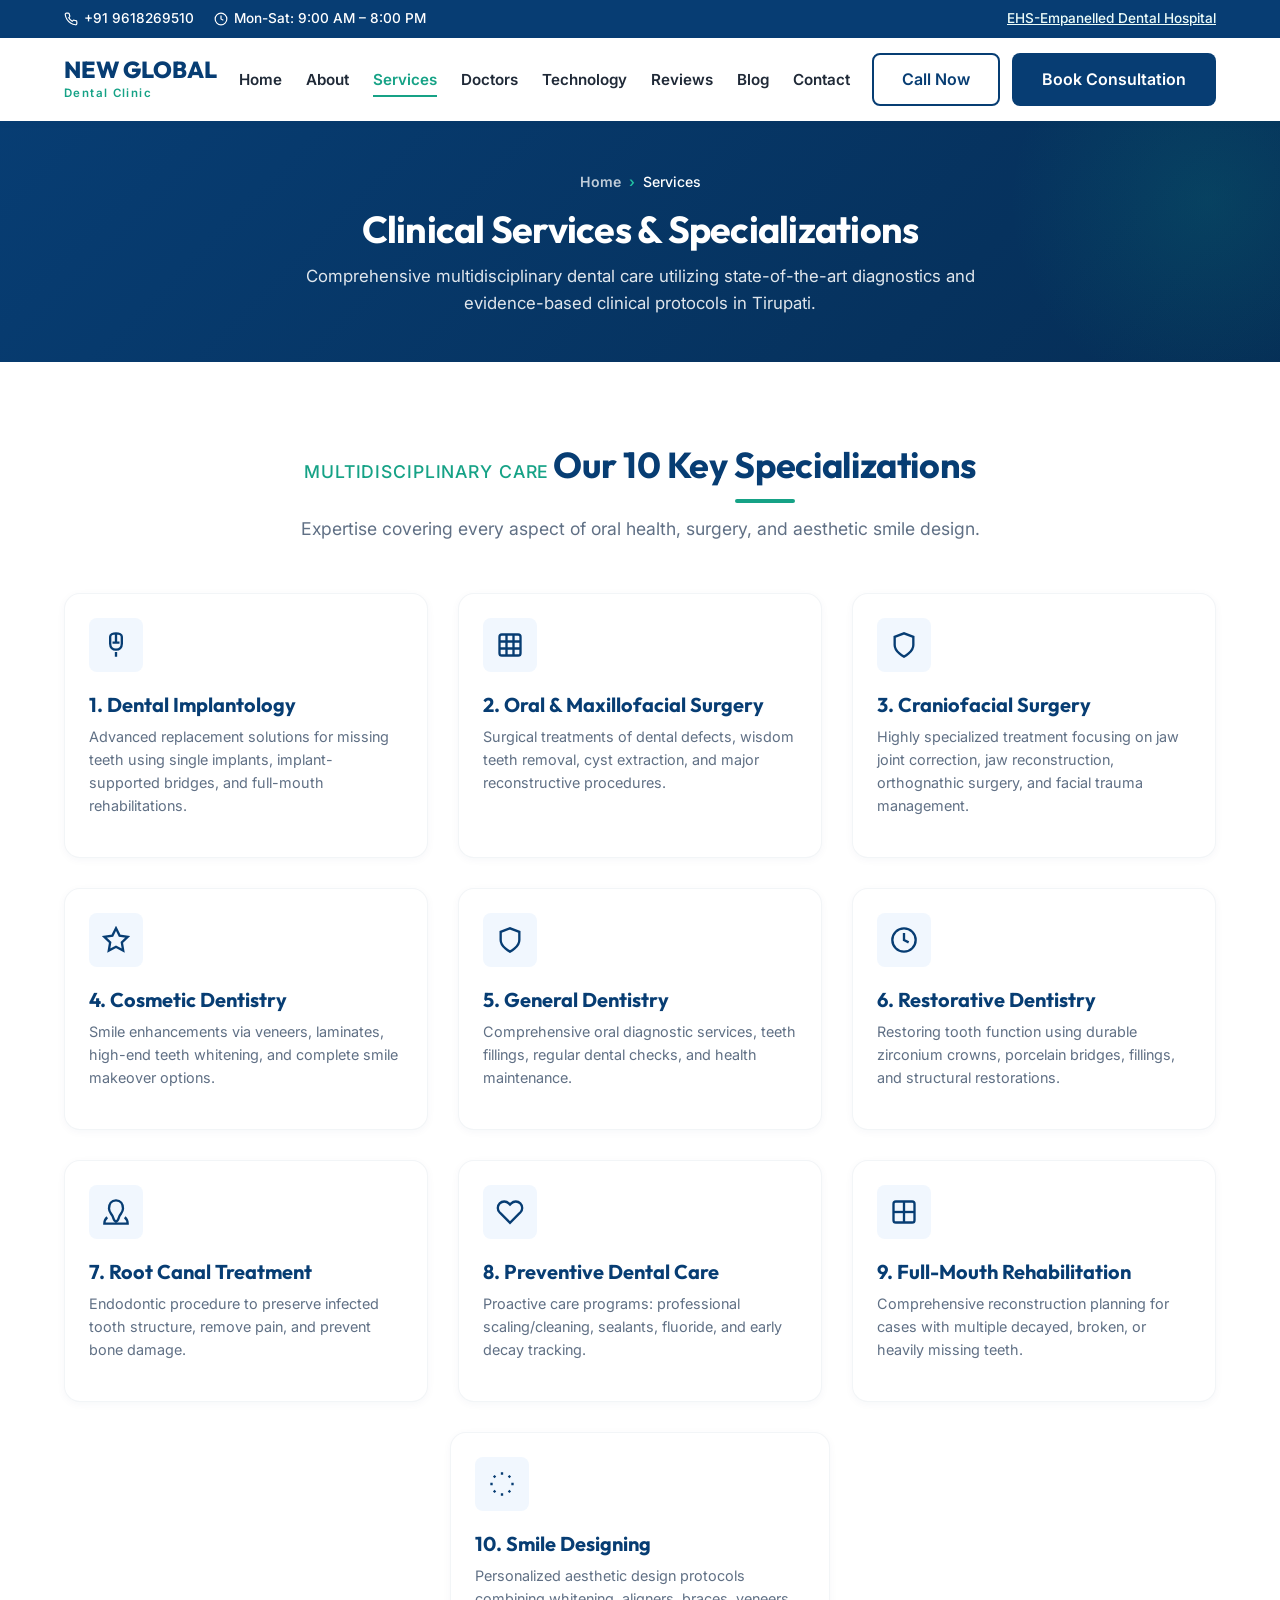
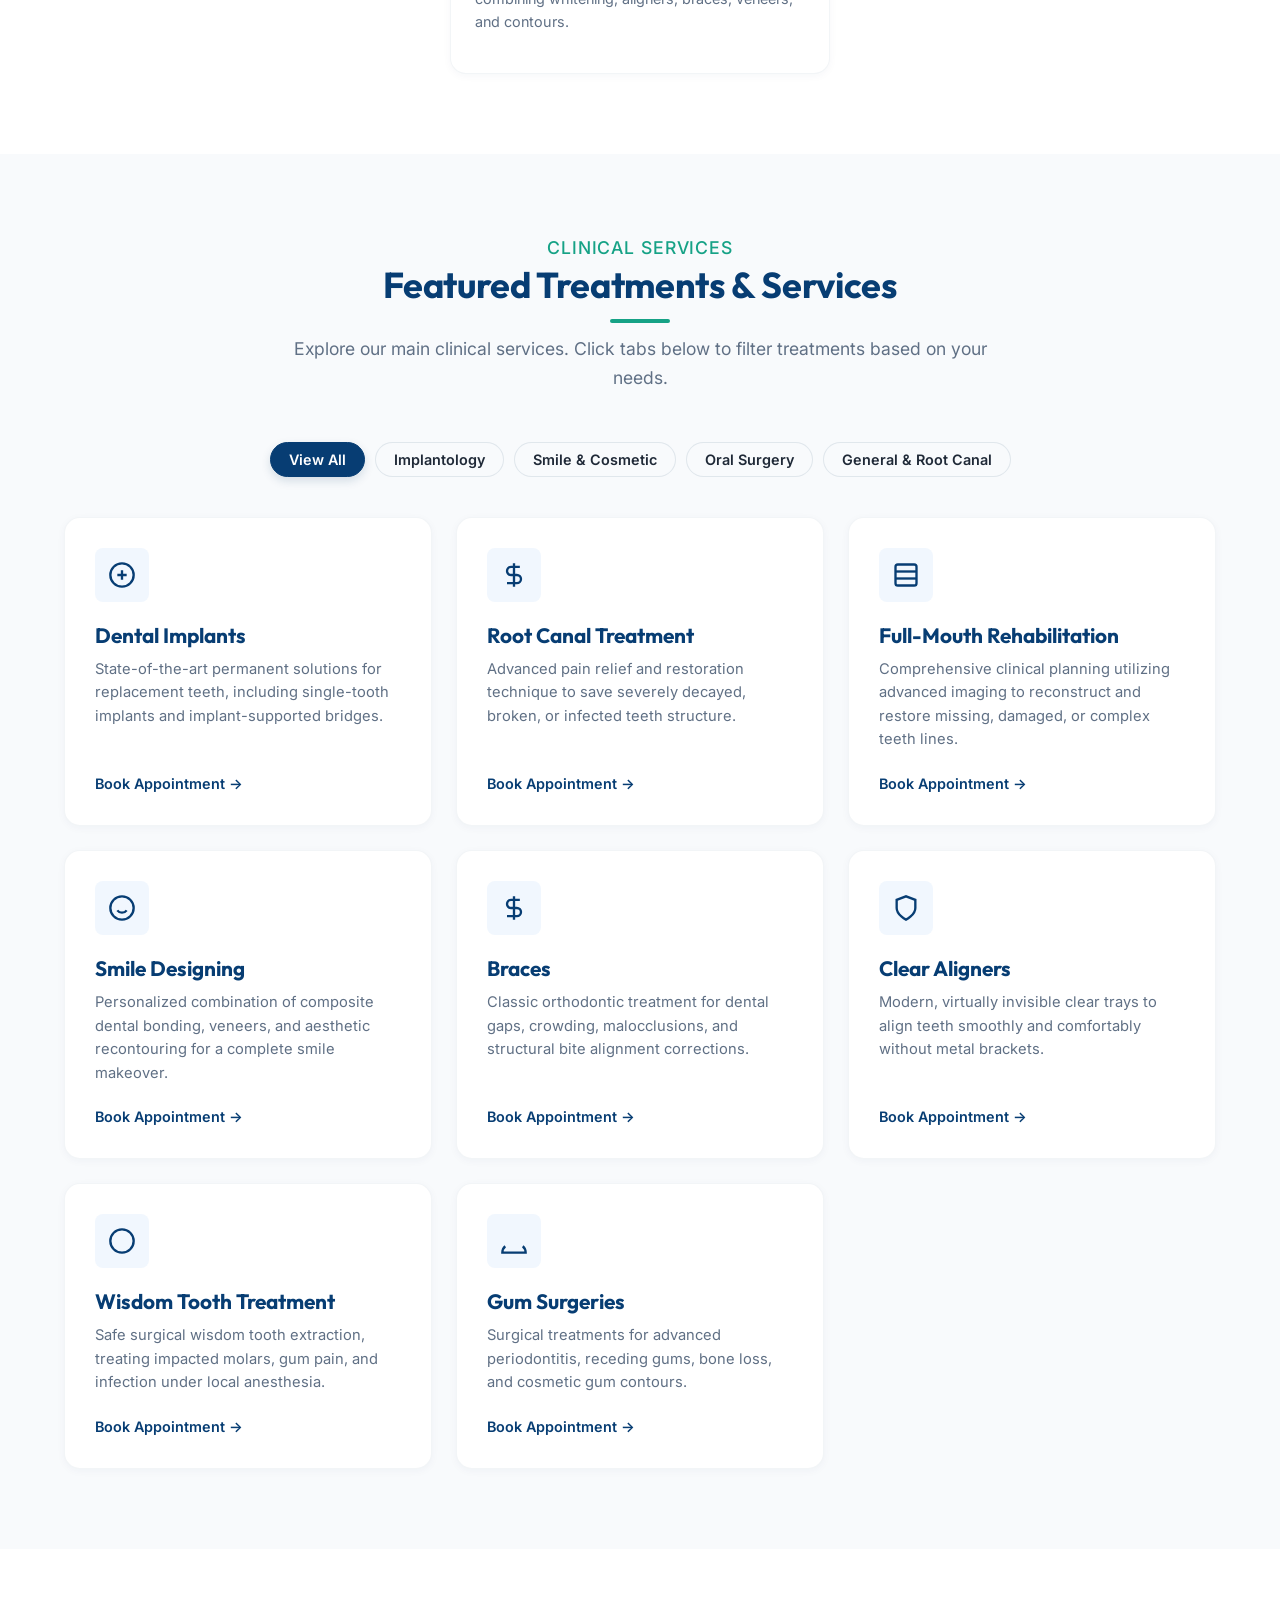
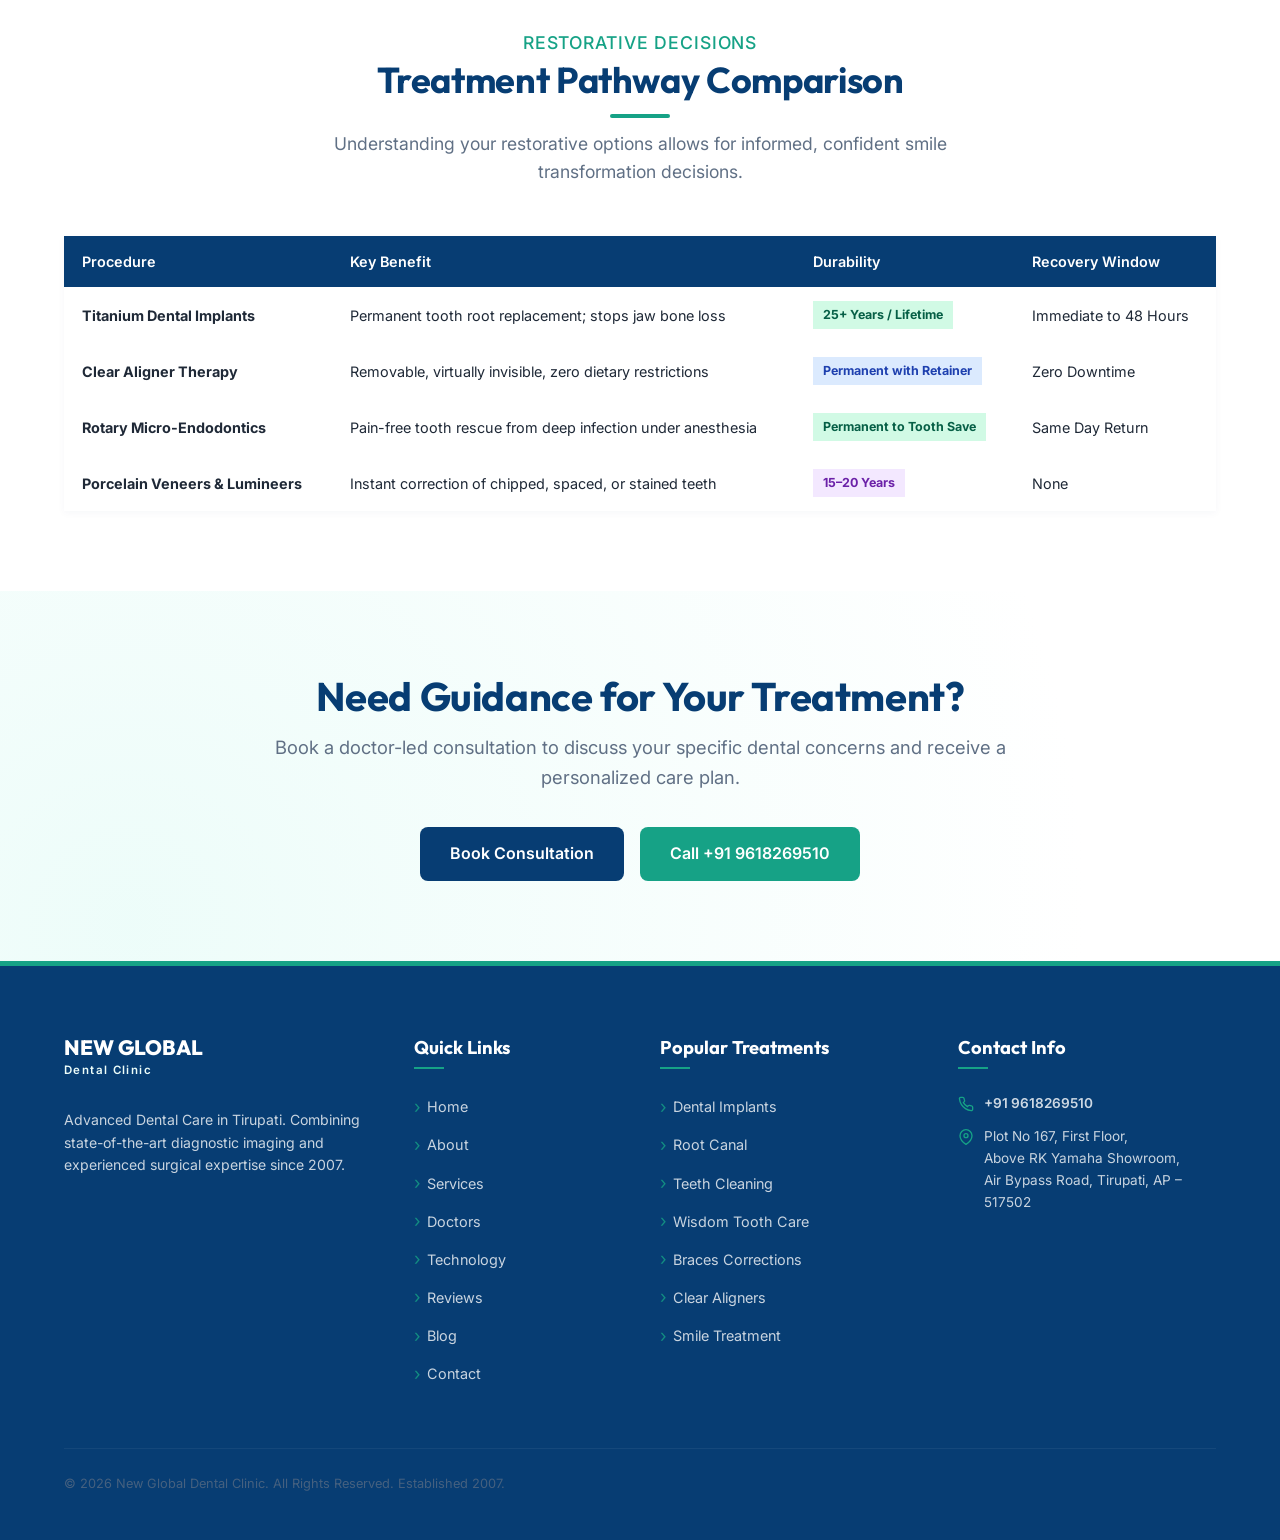
<file: services.html>
<!DOCTYPE html>
<html lang="en">
<head>
  <meta charset="UTF-8">
  <meta name="viewport" content="width=device-width, initial-scale=1.0">
  <meta name="description" content="Explore dental treatments and specializations at New Global Dental Clinic in Tirupati. Dental implants, root canal treatment, full-mouth rehabilitation, braces, aligners, and cosmetic dentistry.">
  <meta name="keywords" content="dental services Tirupati, dental implants, root canal treatment, braces, clear aligners, full mouth rehabilitation, cosmetic dentistry">
  <meta name="author" content="New Global Dental Clinic">
  
  <title>Services & Specializations | New Global Dental Clinic Tirupati</title>

  <!-- Preconnect to Google Fonts -->
  <link rel="preconnect" href="https://fonts.googleapis.com">
  <link rel="preconnect" href="https://fonts.gstatic.com" crossorigin>

  <!-- Stylesheet -->
  <link rel="stylesheet" href="css/style.css">

  <!-- Favicon -->
  <link rel="icon" type="image/png" href="favicon.png" onerror="this.style.display='none'">
</head>
<body>

  <!-- Skip to content link for Screen Readers -->
  <a href="#main-content" class="skip-link">Skip to main content</a>

  <!-- ==========================================================================
       HEADER SECTION
       ========================================================================== -->
  <header>
    <div class="top-bar">
      <div class="container top-bar-content">
        <div class="top-bar-info">
          <span>
            <svg viewBox="0 0 24 24" fill="none" stroke="currentColor" stroke-width="2"><path d="M22 16.92v3a2 2 0 0 1-2.18 2 19.79 19.79 0 0 1-8.63-3.07 19.5 19.5 0 0 1-6-6 19.79 19.79 0 0 1-3.07-8.67A2 2 0 0 1 4.11 2h3a2 2 0 0 1 2 1.72 12.84 12.84 0 0 0 .7 2.81 2 2 0 0 1-.45 2.11L8.09 9.91a16 16 0 0 0 6 6l1.27-1.27a2 2 0 0 1 2.11-.45 12.84 12.84 0 0 0 2.81.7A2 2 0 0 1 22 16.92z"/></svg>
            <a href="tel:+919618269510" id="top-bar-phone">+91 9618269510</a>
          </span>
          <span>
            <svg viewBox="0 0 24 24" fill="none" stroke="currentColor" stroke-width="2"><circle cx="12" cy="12" r="10"/><polyline points="12 6 12 12 16 14"/></svg>
            Mon-Sat: 9:00 AM – 8:00 PM
          </span>
        </div>
        <div class="top-bar-action">
          <a href="technology.html#ehs" id="top-bar-ehs-link">EHS-Empanelled Dental Hospital</a>
        </div>
      </div>
    </div>

    <div class="main-header" id="navbar-sticky">
      <div class="container">
        <nav class="navbar" aria-label="Main Navigation">
          <a href="index.html" class="logo" aria-label="New Global Dental Clinic Home">
            <span class="logo-title">New Global</span>
            <span class="logo-subtitle">Dental Clinic</span>
          </a>

          <ul class="nav-links" id="desktop-menu">
            <li><a href="index.html" id="nav-link-home">Home</a></li>
            <li><a href="about.html" id="nav-link-about">About</a></li>
            <li><a href="services.html" class="active" id="nav-link-services">Services</a></li>
            <li><a href="doctors.html" id="nav-link-doctors">Doctors</a></li>
            <li><a href="technology.html" id="nav-link-technology">Technology</a></li>
            <li><a href="reviews.html" id="nav-link-reviews">Reviews</a></li>
            <li><a href="blog.html" id="nav-link-blog">Blog</a></li>
            <li><a href="contact.html" id="nav-link-contact">Contact</a></li>
          </ul>

          <div class="nav-cta">
            <a href="tel:+919618269510" class="btn btn-outline-primary" id="nav-btn-call">Call Now</a>
            <a href="contact.html" class="btn btn-primary" id="nav-btn-consultation">Book Consultation</a>
          </div>

          <button class="hamburger" id="mobile-menu-toggle" aria-label="Toggle navigation menu">
            <span></span>
            <span></span>
            <span></span>
          </button>
        </nav>
      </div>
    </div>
  </header>

  <!-- Mobile Drawer Menu Overlay -->
  <div class="mobile-drawer-overlay" id="drawer-overlay" aria-hidden="true"></div>
  <nav class="mobile-nav-drawer" id="mobile-drawer" aria-label="Mobile Navigation" aria-hidden="true">
    <ul class="nav-links">
      <li><a href="index.html" id="mob-link-home">Home</a></li>
      <li><a href="about.html" id="mob-link-about">About</a></li>
      <li><a href="services.html" class="active" id="mob-link-services">Services</a></li>
      <li><a href="doctors.html" id="mob-link-doctors">Doctors</a></li>
      <li><a href="technology.html" id="mob-link-technology">Technology</a></li>
      <li><a href="reviews.html" id="mob-link-reviews">Reviews</a></li>
      <li><a href="blog.html" id="mob-link-blog">Blog</a></li>
      <li><a href="contact.html" id="mob-link-contact">Contact</a></li>
    </ul>
    <div class="nav-cta">
      <a href="contact.html" class="btn btn-primary">Book Consultation</a>
      <a href="tel:+919618269510" class="btn btn-outline-primary">Call Now</a>
    </div>
  </nav>

  <!-- ==========================================================================
       PAGE BANNER
       ========================================================================== -->
  <section class="page-banner">
    <div class="container">
      <div class="breadcrumb">
        <a href="index.html">Home</a> &rsaquo; <span>Services</span>
      </div>
      <h1>Clinical Services &amp; Specializations</h1>
      <p>Comprehensive multidisciplinary dental care utilizing state-of-the-art diagnostics and evidence-based clinical protocols in Tirupati.</p>
    </div>
  </section>

  <main id="main-content">

    <!-- ==========================================================================
         OUR SPECIALIZATIONS
         ========================================================================== -->
    <section class="section" id="specializations">
      <div class="container">
        <div class="section-header">
          <span class="subheading">Multidisciplinary Care</span>
          <h2>Our 10 Key Specializations</h2>
          <p>Expertise covering every aspect of oral health, surgery, and aesthetic smile design.</p>
        </div>

        <div class="grid-3">
          <!-- Spec 1 -->
          <article class="card spec-card">
            <div class="icon-box" aria-hidden="true">
              <svg viewBox="0 0 24 24" fill="none" stroke="currentColor" stroke-width="2"><path d="M12 2v8M12 18v4M9 10h6M7 5c0-1.657 2.239-3 5-3s5 1.343 5 3v6c0 3-2 5-5 5s-5-2-5-5V5z"/></svg>
            </div>
            <h3>1. Dental Implantology</h3>
            <p>Advanced replacement solutions for missing teeth using single implants, implant-supported bridges, and full-mouth rehabilitations.</p>
          </article>

          <!-- Spec 2 -->
          <article class="card spec-card">
            <div class="icon-box" aria-hidden="true">
              <svg viewBox="0 0 24 24" fill="none" stroke="currentColor" stroke-width="2"><rect x="3" y="3" width="18" height="18" rx="2" ry="2"/><path d="M9 3v18M15 3v18M3 9h18M3 15h18"/></svg>
            </div>
            <h3>2. Oral &amp; Maxillofacial Surgery</h3>
            <p>Surgical treatments of dental defects, wisdom teeth removal, cyst extraction, and major reconstructive procedures.</p>
          </article>

          <!-- Spec 3 -->
          <article class="card spec-card">
            <div class="icon-box" aria-hidden="true">
              <svg viewBox="0 0 24 24" fill="none" stroke="currentColor" stroke-width="2"><path d="M12 22s8-4 8-10V5l-8-3-8 3v7c0 6 8 10 8 10z"/></svg>
            </div>
            <h3>3. Craniofacial Surgery</h3>
            <p>Highly specialized treatment focusing on jaw joint correction, jaw reconstruction, orthognathic surgery, and facial trauma management.</p>
          </article>

          <!-- Spec 4 -->
          <article class="card spec-card">
            <div class="icon-box" aria-hidden="true">
              <svg viewBox="0 0 24 24" fill="none" stroke="currentColor" stroke-width="2"><polygon points="12 2 15.09 8.26 22 9.27 17 14.14 18.18 21.02 12 17.77 5.82 21.02 7 14.14 2 9.27 8.91 8.26 12 2"/></svg>
            </div>
            <h3>4. Cosmetic Dentistry</h3>
            <p>Smile enhancements via veneers, laminates, high-end teeth whitening, and complete smile makeover options.</p>
          </article>

          <!-- Spec 5 -->
          <article class="card spec-card">
            <div class="icon-box" aria-hidden="true">
              <svg viewBox="0 0 24 24" fill="none" stroke="currentColor" stroke-width="2"><path d="M12 22s8-4 8-10V5l-8-3-8 3v7c0 6 8 10 8 10z"/></svg>
            </div>
            <h3>5. General Dentistry</h3>
            <p>Comprehensive oral diagnostic services, teeth fillings, regular dental checks, and health maintenance.</p>
          </article>

          <!-- Spec 6 -->
          <article class="card spec-card">
            <div class="icon-box" aria-hidden="true">
              <svg viewBox="0 0 24 24" fill="none" stroke="currentColor" stroke-width="2"><circle cx="12" cy="12" r="10"/><path d="M12 6v6l4 2"/></svg>
            </div>
            <h3>6. Restorative Dentistry</h3>
            <p>Restoring tooth function using durable zirconium crowns, porcelain bridges, fillings, and structural restorations.</p>
          </article>

          <!-- Spec 7 -->
          <article class="card spec-card">
            <div class="icon-box" aria-hidden="true">
              <svg viewBox="0 0 24 24" fill="none" stroke="currentColor" stroke-width="2"><path d="M4.5 16.5c-1.5 1.26-2.5 3.19-2.5 5.5h20c0-2.31-1-4.24-2.5-5.5M12 2C8 2 6 5 6 9c0 3 2 4.5 3 6.5s1 4.5 3 4.5 2-2.5 3-4.5 3-3.5 3-6.5c0-4-2-7-6-7z"/></svg>
            </div>
            <h3>7. Root Canal Treatment</h3>
            <p>Endodontic procedure to preserve infected tooth structure, remove pain, and prevent bone damage.</p>
          </article>

          <!-- Spec 8 -->
          <article class="card spec-card">
            <div class="icon-box" aria-hidden="true">
              <svg viewBox="0 0 24 24" fill="none" stroke="currentColor" stroke-width="2"><path d="M20.84 4.61a5.5 5.5 0 0 0-7.78 0L12 5.67l-1.06-1.06a5.5 5.5 0 0 0-7.78 7.78l1.06 1.06L12 21.23l7.78-7.78 1.06-1.06a5.5 5.5 0 0 0 0-7.78z"/></svg>
            </div>
            <h3>8. Preventive Dental Care</h3>
            <p>Proactive care programs: professional scaling/cleaning, sealants, fluoride, and early decay tracking.</p>
          </article>

          <!-- Spec 9 -->
          <article class="card spec-card">
            <div class="icon-box" aria-hidden="true">
              <svg viewBox="0 0 24 24" fill="none" stroke="currentColor" stroke-width="2"><rect x="3" y="3" width="18" height="18" rx="2" ry="2"/><line x1="3" y1="12" x2="21" y2="12"/><line x1="12" y1="3" x2="12" y2="21"/></svg>
            </div>
            <h3>9. Full-Mouth Rehabilitation</h3>
            <p>Comprehensive reconstruction planning for cases with multiple decayed, broken, or heavily missing teeth.</p>
          </article>
        </div>

        <div class="grid-3" style="margin-top: 30px; justify-content: center; display:flex;">
          <!-- Spec 10 -->
          <article class="card spec-card" style="max-width: 380px; width: 100%;">
            <div class="icon-box" aria-hidden="true">
              <svg viewBox="0 0 24 24" fill="none" stroke="currentColor" stroke-width="2"><path d="M12 2v2M12 20v2M4.93 4.93l1.41 1.41M17.66 17.66l1.41 1.41M2 12h2M20 12h2M6.34 17.66l-1.41 1.41M19.07 4.93l-1.41 1.41"/></svg>
            </div>
            <h3>10. Smile Designing</h3>
            <p>Personalized aesthetic design protocols combining whitening, aligners, braces, veneers, and contours.</p>
          </article>
        </div>
      </div>
    </section>

    <!-- ==========================================================================
         FEATURED TREATMENTS & SERVICES
         ========================================================================== -->
    <section class="section alt-bg" id="treatments">
      <div class="container">
        <div class="section-header">
          <span class="subheading">Clinical Services</span>
          <h2>Featured Treatments &amp; Services</h2>
          <p>Explore our main clinical services. Click tabs below to filter treatments based on your needs.</p>
        </div>

        <!-- Filter Tabs -->
        <div class="treatments-filter" role="tablist" aria-label="Treatment Category Filters">
          <button class="filter-btn active" role="tab" aria-selected="true" data-filter="all">View All</button>
          <button class="filter-btn" role="tab" aria-selected="false" data-filter="implantology">Implantology</button>
          <button class="filter-btn" role="tab" aria-selected="false" data-filter="cosmetic">Smile &amp; Cosmetic</button>
          <button class="filter-btn" role="tab" aria-selected="false" data-filter="surgery">Oral Surgery</button>
          <button class="filter-btn" role="tab" aria-selected="false" data-filter="general">General &amp; Root Canal</button>
        </div>

        <!-- Grid of Services -->
        <div class="treatments-grid" id="treatment-list">
          <article class="card treatment-card" data-category="implantology">
            <div>
              <div class="icon-box" aria-hidden="true"><svg viewBox="0 0 24 24" fill="none" stroke="currentColor" stroke-width="2"><circle cx="12" cy="12" r="10"/><path d="M12 8v8M8 12h8"/></svg></div>
              <h3>Dental Implants</h3>
              <p>State-of-the-art permanent solutions for replacement teeth, including single-tooth implants and implant-supported bridges.</p>
            </div>
            <a href="contact.html" class="treatment-cta">Book Appointment &rarr;</a>
          </article>

          <article class="card treatment-card" data-category="general">
            <div>
              <div class="icon-box" aria-hidden="true"><svg viewBox="0 0 24 24" fill="none" stroke="currentColor" stroke-width="2"><path d="M12 2v20M17 5H9.5a3.5 3.5 0 0 0 0 7h5a3.5 3.5 0 0 1 0 7H6"/></svg></div>
              <h3>Root Canal Treatment</h3>
              <p>Advanced pain relief and restoration technique to save severely decayed, broken, or infected teeth structure.</p>
            </div>
            <a href="contact.html" class="treatment-cta">Book Appointment &rarr;</a>
          </article>

          <article class="card treatment-card" data-category="implantology">
            <div>
              <div class="icon-box" aria-hidden="true"><svg viewBox="0 0 24 24" fill="none" stroke="currentColor" stroke-width="2"><rect x="3" y="3" width="18" height="18" rx="2" ry="2"/><line x1="3" y1="9" x2="21" y2="9"/><line x1="3" y1="15" x2="21" y2="15"/></svg></div>
              <h3>Full-Mouth Rehabilitation</h3>
              <p>Comprehensive clinical planning utilizing advanced imaging to reconstruct and restore missing, damaged, or complex teeth lines.</p>
            </div>
            <a href="contact.html" class="treatment-cta">Book Appointment &rarr;</a>
          </article>

          <article class="card treatment-card" data-category="cosmetic">
            <div>
              <div class="icon-box" aria-hidden="true"><svg viewBox="0 0 24 24" fill="none" stroke="currentColor" stroke-width="2"><path d="M12 22c5.523 0 10-4.477 10-10S17.523 2 12 2 2 6.477 2 12s4.477 10 10 10z"/><path d="M8 14s1.5 2 4 2 4-2 4-2"/></svg></div>
              <h3>Smile Designing</h3>
              <p>Personalized combination of composite dental bonding, veneers, and aesthetic recontouring for a complete smile makeover.</p>
            </div>
            <a href="contact.html" class="treatment-cta">Book Appointment &rarr;</a>
          </article>

          <article class="card treatment-card" data-category="cosmetic">
            <div>
              <div class="icon-box" aria-hidden="true"><svg viewBox="0 0 24 24" fill="none" stroke="currentColor" stroke-width="2"><path d="M12 2v20M17 5H9.5a3.5 3.5 0 0 0 0 7h5a3.5 3.5 0 0 1 0 7H6"/></svg></div>
              <h3>Braces</h3>
              <p>Classic orthodontic treatment for dental gaps, crowding, malocclusions, and structural bite alignment corrections.</p>
            </div>
            <a href="contact.html" class="treatment-cta">Book Appointment &rarr;</a>
          </article>

          <article class="card treatment-card" data-category="cosmetic">
            <div>
              <div class="icon-box" aria-hidden="true"><svg viewBox="0 0 24 24" fill="none" stroke="currentColor" stroke-width="2"><path d="M12 22s8-4 8-10V5l-8-3-8 3v7c0 6 8 10 8 10z"/></svg></div>
              <h3>Clear Aligners</h3>
              <p>Modern, virtually invisible clear trays to align teeth smoothly and comfortably without metal brackets.</p>
            </div>
            <a href="contact.html" class="treatment-cta">Book Appointment &rarr;</a>
          </article>

          <article class="card treatment-card" data-category="surgery">
            <div>
              <div class="icon-box" aria-hidden="true"><svg viewBox="0 0 24 24" fill="none" stroke="currentColor" stroke-width="2"><path d="M12 22c5.523 0 10-4.477 10-10S17.523 2 12 2 2 6.477 2 12s4.477 10 10 10z"/></svg></div>
              <h3>Wisdom Tooth Treatment</h3>
              <p>Safe surgical wisdom tooth extraction, treating impacted molars, gum pain, and infection under local anesthesia.</p>
            </div>
            <a href="contact.html" class="treatment-cta">Book Appointment &rarr;</a>
          </article>

          <article class="card treatment-card" data-category="surgery">
            <div>
              <div class="icon-box" aria-hidden="true"><svg viewBox="0 0 24 24" fill="none" stroke="currentColor" stroke-width="2"><path d="M4.5 16.5c-1.5 1.26-2.5 3.19-2.5 5.5h20c0-2.31-1-4.24-2.5-5.5"/></svg></div>
              <h3>Gum Surgeries</h3>
              <p>Surgical treatments for advanced periodontitis, receding gums, bone loss, and cosmetic gum contours.</p>
            </div>
            <a href="contact.html" class="treatment-cta">Book Appointment &rarr;</a>
          </article>
        </div>
      </div>
    </section>

    <!-- ==========================================================================
         TREATMENT PATHWAY COMPARISON TABLE
         ========================================================================== -->
    <section class="section">
      <div class="container">
        <div class="section-header text-center">
          <span class="subheading">Restorative Decisions</span>
          <h2>Treatment Pathway Comparison</h2>
          <p>Understanding your restorative options allows for informed, confident smile transformation decisions.</p>
        </div>

        <div class="table-responsive">
          <table class="blog-comparison-table">
            <thead>
              <tr>
                <th>Procedure</th>
                <th>Key Benefit</th>
                <th>Durability</th>
                <th>Recovery Window</th>
              </tr>
            </thead>
            <tbody>
              <tr>
                <td><strong>Titanium Dental Implants</strong></td>
                <td>Permanent tooth root replacement; stops jaw bone loss</td>
                <td><span class="tag-badge tag-green">25+ Years / Lifetime</span></td>
                <td>Immediate to 48 Hours</td>
              </tr>
              <tr>
                <td><strong>Clear Aligner Therapy</strong></td>
                <td>Removable, virtually invisible, zero dietary restrictions</td>
                <td><span class="tag-badge tag-blue">Permanent with Retainer</span></td>
                <td>Zero Downtime</td>
              </tr>
              <tr>
                <td><strong>Rotary Micro-Endodontics</strong></td>
                <td>Pain-free tooth rescue from deep infection under anesthesia</td>
                <td><span class="tag-badge tag-green">Permanent to Tooth Save</span></td>
                <td>Same Day Return</td>
              </tr>
              <tr>
                <td><strong>Porcelain Veneers &amp; Lumineers</strong></td>
                <td>Instant correction of chipped, spaced, or stained teeth</td>
                <td><span class="tag-badge tag-purple">15–20 Years</span></td>
                <td>None</td>
              </tr>
            </tbody>
          </table>
        </div>
      </div>
    </section>

    <!-- ==========================================================================
         CALL TO ACTION
         ========================================================================== -->
    <section class="section cta-section">
      <div class="container cta-inner">
        <h2>Need Guidance for Your Treatment?</h2>
        <p>Book a doctor-led consultation to discuss your specific dental concerns and receive a personalized care plan.</p>
        <div class="cta-buttons">
          <a href="contact.html" class="btn btn-primary">Book Consultation</a>
          <a href="tel:+919618269510" class="btn btn-secondary">Call +91 9618269510</a>
        </div>
      </div>
    </section>

  </main>

  <footer class="footer">
    <div class="container">
      <div class="footer-grid">
        <div class="footer-about">
          <a href="index.html" class="logo" style="display:inline-flex; margin-bottom: 15px;">
            <span class="logo-title">New Global</span>
            <span class="logo-subtitle">Dental Clinic</span>
          </a>
          <p>Advanced Dental Care in Tirupati. Combining state-of-the-art diagnostic imaging and experienced surgical expertise since 2007.</p>
        </div>

        <div>
          <h3>Quick Links</h3>
          <ul class="footer-links">
            <li><a href="index.html">Home</a></li>
            <li><a href="about.html">About</a></li>
            <li><a href="services.html">Services</a></li>
            <li><a href="doctors.html">Doctors</a></li>
            <li><a href="technology.html">Technology</a></li>
            <li><a href="reviews.html">Reviews</a></li>
            <li><a href="blog.html">Blog</a></li>
            <li><a href="contact.html">Contact</a></li>
          </ul>
        </div>

        <div>
          <h3>Popular Treatments</h3>
          <ul class="footer-links">
            <li><a href="services.html">Dental Implants</a></li>
            <li><a href="services.html">Root Canal</a></li>
            <li><a href="services.html">Teeth Cleaning</a></li>
            <li><a href="services.html">Wisdom Tooth Care</a></li>
            <li><a href="services.html">Braces Corrections</a></li>
            <li><a href="services.html">Clear Aligners</a></li>
            <li><a href="services.html">Smile Treatment</a></li>
          </ul>
        </div>

        <div>
          <h3>Contact Info</h3>
          <div class="footer-contact-row">
            <svg viewBox="0 0 24 24" fill="none" stroke="currentColor" stroke-width="2"><path d="M22 16.92v3a2 2 0 0 1-2.18 2 19.79 19.79 0 0 1-8.63-3.07 19.5 19.5 0 0 1-6-6 19.79 19.79 0 0 1-3.07-8.67A2 2 0 0 1 4.11 2h3a2 2 0 0 1 2 1.72 12.84 12.84 0 0 0 .7 2.81 2 2 0 0 1-.45 2.11L8.09 9.91a16 16 0 0 0 6 6l1.27-1.27a2 2 0 0 1 2.11-.45 12.84 12.84 0 0 0 2.81.7A2 2 0 0 1 22 16.92z"/></svg>
            <p><a href="tel:+919618269510" style="color:var(--white); font-weight: 600;">+91 9618269510</a></p>
          </div>
          <div class="footer-contact-row">
            <svg viewBox="0 0 24 24" fill="none" stroke="currentColor" stroke-width="2"><path d="M21 10c0 7-9 13-9 13s-9-6-9-13a9 9 0 0 1 18 0z"/><circle cx="12" cy="10" r="3"/></svg>
            <p>Plot No 167, First Floor,<br>Above RK Yamaha Showroom,<br>Air Bypass Road, Tirupati, AP – 517502</p>
          </div>
        </div>
      </div>

      <div class="footer-bottom">
        <p>&copy; 2026 New Global Dental Clinic. All Rights Reserved. Established 2007.</p>
      </div>
    </div>
  </footer>

  <script src="js/main.js"></script>
</body>
</html>
</file>
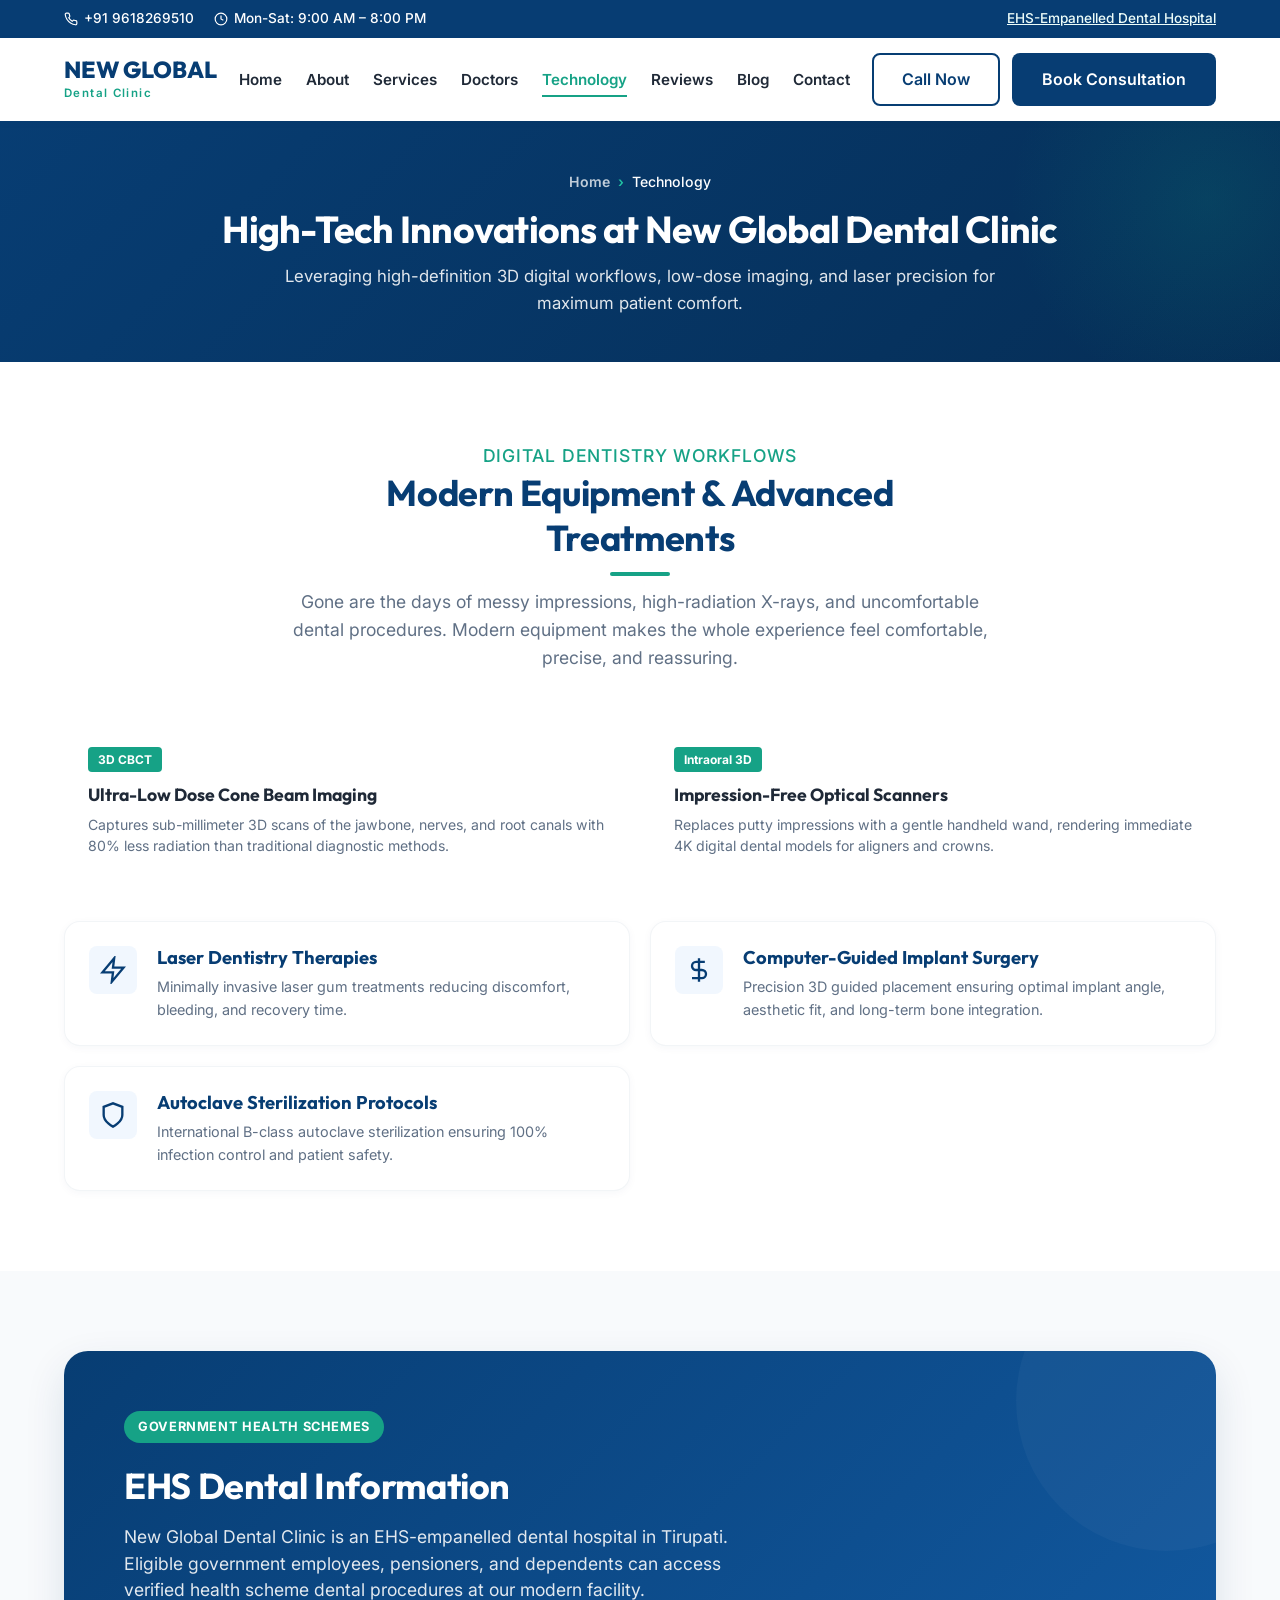
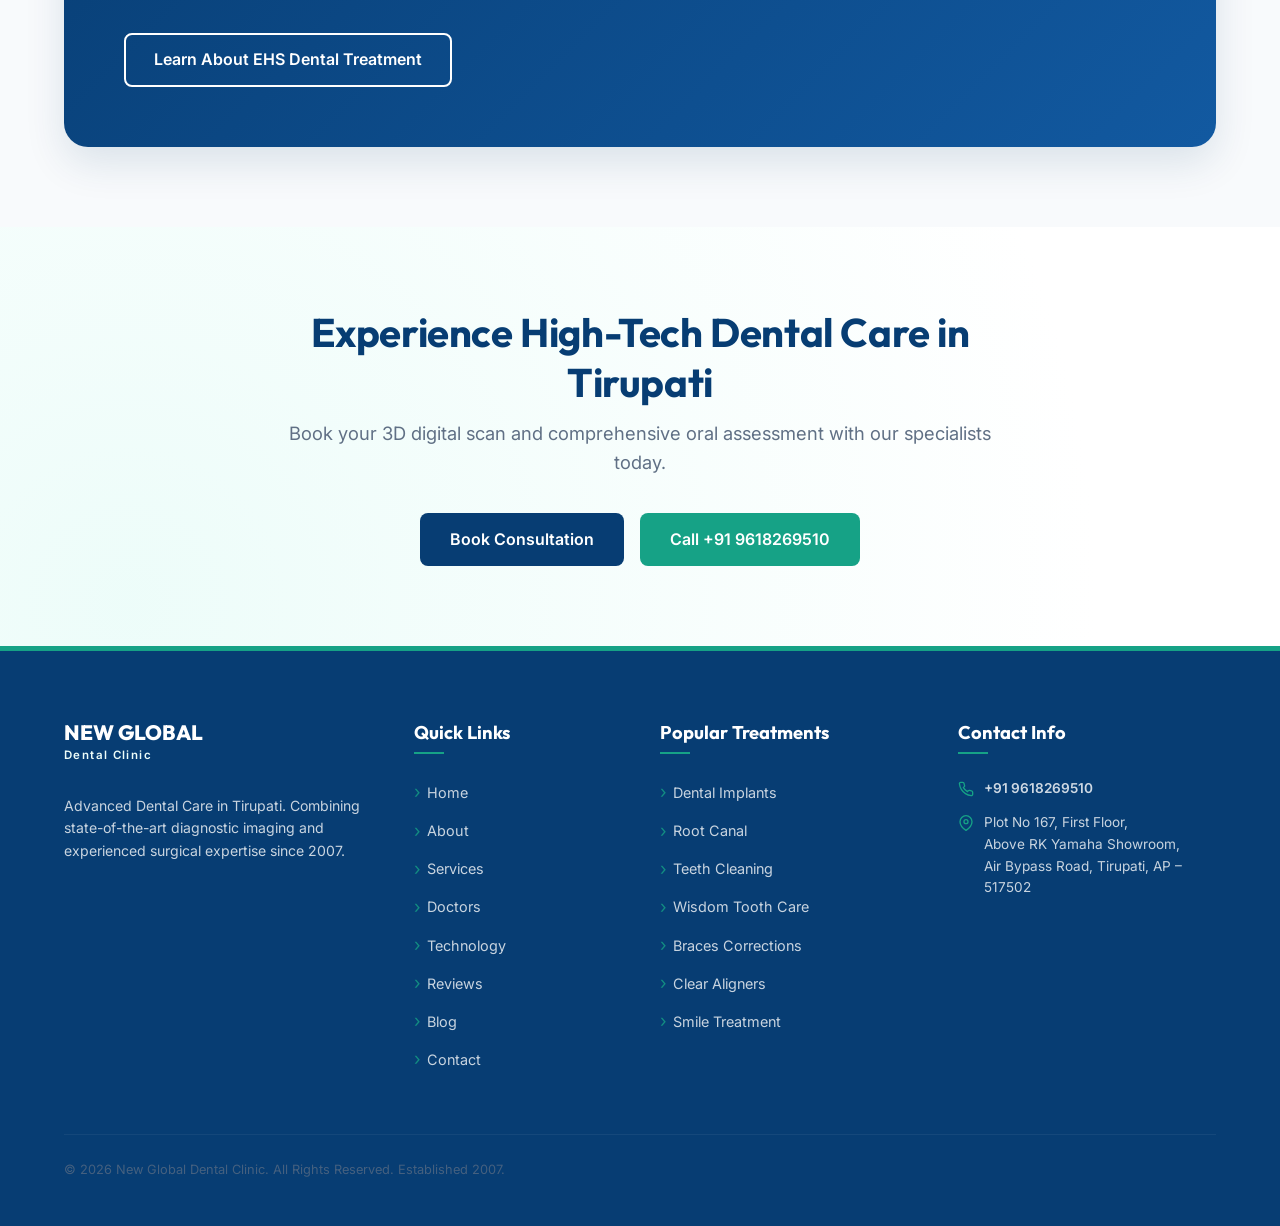
<file: technology.html>
<!DOCTYPE html>
<html lang="en">
<head>
  <meta charset="UTF-8">
  <meta name="viewport" content="width=device-width, initial-scale=1.0">
  <meta name="description" content="Explore advanced dental technology at New Global Dental Clinic in Tirupati. 3D CBCT imaging, impression-free 3D scanners, laser dentistry, and EHS dental scheme benefits.">
  <meta name="keywords" content="dental technology Tirupati, 3D CBCT Tirupati, 3D intraoral scanner, laser dentistry, EHS dental hospital Tirupati">
  <meta name="author" content="New Global Dental Clinic">
  
  <title>Technology & Innovations | New Global Dental Clinic Tirupati</title>

  <!-- Preconnect to Google Fonts -->
  <link rel="preconnect" href="https://fonts.googleapis.com">
  <link rel="preconnect" href="https://fonts.gstatic.com" crossorigin>

  <!-- Stylesheet -->
  <link rel="stylesheet" href="css/style.css">

  <!-- Favicon -->
  <link rel="icon" type="image/png" href="favicon.png" onerror="this.style.display='none'">
</head>
<body>

  <!-- Skip to content link for Screen Readers -->
  <a href="#main-content" class="skip-link">Skip to main content</a>

  <!-- ==========================================================================
       HEADER SECTION
       ========================================================================== -->
  <header>
    <div class="top-bar">
      <div class="container top-bar-content">
        <div class="top-bar-info">
          <span>
            <svg viewBox="0 0 24 24" fill="none" stroke="currentColor" stroke-width="2"><path d="M22 16.92v3a2 2 0 0 1-2.18 2 19.79 19.79 0 0 1-8.63-3.07 19.5 19.5 0 0 1-6-6 19.79 19.79 0 0 1-3.07-8.67A2 2 0 0 1 4.11 2h3a2 2 0 0 1 2 1.72 12.84 12.84 0 0 0 .7 2.81 2 2 0 0 1-.45 2.11L8.09 9.91a16 16 0 0 0 6 6l1.27-1.27a2 2 0 0 1 2.11-.45 12.84 12.84 0 0 0 2.81.7A2 2 0 0 1 22 16.92z"/></svg>
            <a href="tel:+919618269510" id="top-bar-phone">+91 9618269510</a>
          </span>
          <span>
            <svg viewBox="0 0 24 24" fill="none" stroke="currentColor" stroke-width="2"><circle cx="12" cy="12" r="10"/><polyline points="12 6 12 12 16 14"/></svg>
            Mon-Sat: 9:00 AM – 8:00 PM
          </span>
        </div>
        <div class="top-bar-action">
          <a href="#ehs" id="top-bar-ehs-link">EHS-Empanelled Dental Hospital</a>
        </div>
      </div>
    </div>

    <div class="main-header" id="navbar-sticky">
      <div class="container">
        <nav class="navbar" aria-label="Main Navigation">
          <a href="index.html" class="logo" aria-label="New Global Dental Clinic Home">
            <span class="logo-title">New Global</span>
            <span class="logo-subtitle">Dental Clinic</span>
          </a>

          <ul class="nav-links" id="desktop-menu">
            <li><a href="index.html" id="nav-link-home">Home</a></li>
            <li><a href="about.html" id="nav-link-about">About</a></li>
            <li><a href="services.html" id="nav-link-services">Services</a></li>
            <li><a href="doctors.html" id="nav-link-doctors">Doctors</a></li>
            <li><a href="technology.html" class="active" id="nav-link-technology">Technology</a></li>
            <li><a href="reviews.html" id="nav-link-reviews">Reviews</a></li>
            <li><a href="blog.html" id="nav-link-blog">Blog</a></li>
            <li><a href="contact.html" id="nav-link-contact">Contact</a></li>
          </ul>

          <div class="nav-cta">
            <a href="tel:+919618269510" class="btn btn-outline-primary" id="nav-btn-call">Call Now</a>
            <a href="contact.html" class="btn btn-primary" id="nav-btn-consultation">Book Consultation</a>
          </div>

          <button class="hamburger" id="mobile-menu-toggle" aria-label="Toggle navigation menu">
            <span></span>
            <span></span>
            <span></span>
          </button>
        </nav>
      </div>
    </div>
  </header>

  <!-- Mobile Drawer Menu Overlay -->
  <div class="mobile-drawer-overlay" id="drawer-overlay" aria-hidden="true"></div>
  <nav class="mobile-nav-drawer" id="mobile-drawer" aria-label="Mobile Navigation" aria-hidden="true">
    <ul class="nav-links">
      <li><a href="index.html" id="mob-link-home">Home</a></li>
      <li><a href="about.html" id="mob-link-about">About</a></li>
      <li><a href="services.html" id="mob-link-services">Services</a></li>
      <li><a href="doctors.html" id="mob-link-doctors">Doctors</a></li>
      <li><a href="technology.html" class="active" id="mob-link-technology">Technology</a></li>
      <li><a href="reviews.html" id="mob-link-reviews">Reviews</a></li>
      <li><a href="blog.html" id="mob-link-blog">Blog</a></li>
      <li><a href="contact.html" id="mob-link-contact">Contact</a></li>
    </ul>
    <div class="nav-cta">
      <a href="contact.html" class="btn btn-primary">Book Consultation</a>
      <a href="tel:+919618269510" class="btn btn-outline-primary">Call Now</a>
    </div>
  </nav>

  <!-- ==========================================================================
       PAGE BANNER
       ========================================================================== -->
  <section class="page-banner">
    <div class="container">
      <div class="breadcrumb">
        <a href="index.html">Home</a> &rsaquo; <span>Technology</span>
      </div>
      <h1>High-Tech Innovations at New Global Dental Clinic</h1>
      <p>Leveraging high-definition 3D digital workflows, low-dose imaging, and laser precision for maximum patient comfort.</p>
    </div>
  </section>

  <main id="main-content">

    <!-- ==========================================================================
         HIGH-TECH INNOVATIONS SECTION
         ========================================================================== -->
    <section class="section" id="innovations">
      <div class="container">
        <div class="section-header">
          <span class="subheading">Digital Dentistry Workflows</span>
          <h2>Modern Equipment &amp; Advanced Treatments</h2>
          <p>Gone are the days of messy impressions, high-radiation X-rays, and uncomfortable dental procedures. Modern equipment makes the whole experience feel comfortable, precise, and reassuring.</p>
        </div>

        <div class="hitech-grid">
          <div class="hitech-card">
            <div class="hitech-badge">3D CBCT</div>
            <h4>Ultra-Low Dose Cone Beam Imaging</h4>
            <p>Captures sub-millimeter 3D scans of the jawbone, nerves, and root canals with 80% less radiation than traditional diagnostic methods.</p>
          </div>

          <div class="hitech-card">
            <div class="hitech-badge">Intraoral 3D</div>
            <h4>Impression-Free Optical Scanners</h4>
            <p>Replaces putty impressions with a gentle handheld wand, rendering immediate 4K digital dental models for aligners and crowns.</p>
          </div>
        </div>

        <div class="why-grid" style="margin-top: 40px;">
          <div class="card why-card">
            <div class="icon-box" aria-hidden="true">
              <svg viewBox="0 0 24 24" fill="none" stroke="currentColor" stroke-width="2"><polygon points="13 2 3 14 12 14 11 22 21 10 12 10 13 2"/></svg>
            </div>
            <div>
              <h3>Laser Dentistry Therapies</h3>
              <p>Minimally invasive laser gum treatments reducing discomfort, bleeding, and recovery time.</p>
            </div>
          </div>

          <div class="card why-card">
            <div class="icon-box" aria-hidden="true">
              <svg viewBox="0 0 24 24" fill="none" stroke="currentColor" stroke-width="2"><path d="M12 2v20M17 5H9.5a3.5 3.5 0 0 0 0 7h5a3.5 3.5 0 0 1 0 7H6"/></svg>
            </div>
            <div>
              <h3>Computer-Guided Implant Surgery</h3>
              <p>Precision 3D guided placement ensuring optimal implant angle, aesthetic fit, and long-term bone integration.</p>
            </div>
          </div>

          <div class="card why-card">
            <div class="icon-box" aria-hidden="true">
              <svg viewBox="0 0 24 24" fill="none" stroke="currentColor" stroke-width="2"><path d="M12 22s8-4 8-10V5l-8-3-8 3v7c0 6 8 10 8 10z"/></svg>
            </div>
            <div>
              <h3>Autoclave Sterilization Protocols</h3>
              <p>International B-class autoclave sterilization ensuring 100% infection control and patient safety.</p>
            </div>
          </div>
        </div>
      </div>
    </section>

    <!-- ==========================================================================
         EHS DENTAL SCHEME SECTION
         ========================================================================== -->
    <section class="section alt-bg" id="ehs">
      <div class="container">
        <div class="ehs-box">
          <div class="ehs-content">
            <span class="ehs-badge">Government Health Schemes</span>
            <h2>EHS Dental Information</h2>
            <p>New Global Dental Clinic is an EHS-empanelled dental hospital in Tirupati. Eligible government employees, pensioners, and dependents can access verified health scheme dental procedures at our modern facility.</p>
            <a href="contact.html" class="btn btn-outline-white" id="ehs-btn-action">Learn About EHS Dental Treatment</a>
          </div>
        </div>
      </div>
    </section>

    <!-- ==========================================================================
         CALL TO ACTION
         ========================================================================== -->
    <section class="section cta-section">
      <div class="container cta-inner">
        <h2>Experience High-Tech Dental Care in Tirupati</h2>
        <p>Book your 3D digital scan and comprehensive oral assessment with our specialists today.</p>
        <div class="cta-buttons">
          <a href="contact.html" class="btn btn-primary">Book Consultation</a>
          <a href="tel:+919618269510" class="btn btn-secondary">Call +91 9618269510</a>
        </div>
      </div>
    </section>

  </main>

  <footer class="footer">
    <div class="container">
      <div class="footer-grid">
        <div class="footer-about">
          <a href="index.html" class="logo" style="display:inline-flex; margin-bottom: 15px;">
            <span class="logo-title">New Global</span>
            <span class="logo-subtitle">Dental Clinic</span>
          </a>
          <p>Advanced Dental Care in Tirupati. Combining state-of-the-art diagnostic imaging and experienced surgical expertise since 2007.</p>
        </div>

        <div>
          <h3>Quick Links</h3>
          <ul class="footer-links">
            <li><a href="index.html">Home</a></li>
            <li><a href="about.html">About</a></li>
            <li><a href="services.html">Services</a></li>
            <li><a href="doctors.html">Doctors</a></li>
            <li><a href="technology.html">Technology</a></li>
            <li><a href="reviews.html">Reviews</a></li>
            <li><a href="blog.html">Blog</a></li>
            <li><a href="contact.html">Contact</a></li>
          </ul>
        </div>

        <div>
          <h3>Popular Treatments</h3>
          <ul class="footer-links">
            <li><a href="services.html">Dental Implants</a></li>
            <li><a href="services.html">Root Canal</a></li>
            <li><a href="services.html">Teeth Cleaning</a></li>
            <li><a href="services.html">Wisdom Tooth Care</a></li>
            <li><a href="services.html">Braces Corrections</a></li>
            <li><a href="services.html">Clear Aligners</a></li>
            <li><a href="services.html">Smile Treatment</a></li>
          </ul>
        </div>

        <div>
          <h3>Contact Info</h3>
          <div class="footer-contact-row">
            <svg viewBox="0 0 24 24" fill="none" stroke="currentColor" stroke-width="2"><path d="M22 16.92v3a2 2 0 0 1-2.18 2 19.79 19.79 0 0 1-8.63-3.07 19.5 19.5 0 0 1-6-6 19.79 19.79 0 0 1-3.07-8.67A2 2 0 0 1 4.11 2h3a2 2 0 0 1 2 1.72 12.84 12.84 0 0 0 .7 2.81 2 2 0 0 1-.45 2.11L8.09 9.91a16 16 0 0 0 6 6l1.27-1.27a2 2 0 0 1 2.11-.45 12.84 12.84 0 0 0 2.81.7A2 2 0 0 1 22 16.92z"/></svg>
            <p><a href="tel:+919618269510" style="color:var(--white); font-weight: 600;">+91 9618269510</a></p>
          </div>
          <div class="footer-contact-row">
            <svg viewBox="0 0 24 24" fill="none" stroke="currentColor" stroke-width="2"><path d="M21 10c0 7-9 13-9 13s-9-6-9-13a9 9 0 0 1 18 0z"/><circle cx="12" cy="10" r="3"/></svg>
            <p>Plot No 167, First Floor,<br>Above RK Yamaha Showroom,<br>Air Bypass Road, Tirupati, AP – 517502</p>
          </div>
        </div>
      </div>

      <div class="footer-bottom">
        <p>&copy; 2026 New Global Dental Clinic. All Rights Reserved. Established 2007.</p>
      </div>
    </div>
  </footer>

  <script src="js/main.js"></script>
</body>
</html>
</file>
<file: css/style.css>
/* ==========================================================================
   NEW GLOBAL DENTAL CLINIC - DESIGN SYSTEM & GLOBAL STYLES
   ========================================================================== */

/* --- Google Fonts Import --- */
@import url('https://fonts.googleapis.com/css2?family=Inter:wght@300;400;500;600;700&family=Outfit:wght@400;500;600;700;800&display=swap');

/* --- CSS Custom Variables (Design System Tokens) --- */
:root {
  /* Color Palette */
  --primary: hsl(210, 88%, 24%);          /* Deep Dental Blue */
  --primary-light: hsl(210, 80%, 35%);    /* Hover/Secondary state */
  --primary-bg: hsl(210, 88%, 97%);       /* Light blue background shading */
  --secondary: hsl(168, 76%, 36%);        /* Fresh Healthcare Teal */
  --secondary-light: hsl(168, 70%, 45%);  /* Accent hover state */
  --secondary-bg: hsl(168, 76%, 96%);     /* Light teal background shading */
  --accent: hsl(197, 90%, 46%);           /* Sky Blue Accent */
  --accent-light: hsl(197, 85%, 55%);
  --white: #ffffff;
  
  /* Text Colors */
  --text-main: hsl(215, 28%, 17%);        /* Dark Charcoal/Navy */
  --text-muted: hsl(215, 16%, 45%);       /* Muted Slate */
  --text-light: hsl(210, 20%, 98%);       /* Off-white */
  
  /* Background Colors */
  --bg-main: #ffffff;
  --bg-section-alt: hsl(210, 40%, 98%);  /* Off-white alternative backgrounds */
  --bg-card: #ffffff;
  
  /* Layout & Spacing */
  --font-sans: 'Inter', system-ui, -apple-system, sans-serif;
  --font-heading: 'Outfit', var(--font-sans);
  --border-radius-sm: 8px;
  --border-radius-md: 16px;
  --border-radius-lg: 24px;
  --container-max-width: 1200px;
  --transition-smooth: all 0.3s cubic-bezier(0.4, 0, 0.2, 1);
  --transition-fast: all 0.15s ease;
  
  /* Shadows */
  --shadow-sm: 0 2px 8px rgba(12, 59, 102, 0.04);
  --shadow-md: 0 8px 30px rgba(12, 59, 102, 0.08);
  --shadow-lg: 0 16px 40px rgba(12, 59, 102, 0.12);
  
  /* Focus Outline State */
  --focus-outline: 3px solid var(--accent);
}

/* ==========================================================================
   1. GLOBAL RESET & BASE RULES
   ========================================================================== */
*, *::before, *::after {
  box-sizing: border-box;
  margin: 0;
  padding: 0;
}

html {
  scroll-behavior: smooth;
  font-size: 16px;
  -webkit-text-size-adjust: 100%;
}

body {
  font-family: var(--font-sans);
  color: var(--text-main);
  background-color: var(--bg-main);
  line-height: 1.6;
  font-weight: 400;
  overflow-x: hidden;
}

h1, h2, h3, h4, h5, h6 {
  font-family: var(--font-heading);
  color: var(--primary);
  font-weight: 700;
  line-height: 1.25;
  margin-bottom: 0.5em;
}

h1 { font-size: 2.5rem; letter-spacing: -0.02em; }
h2 { font-size: 2rem; letter-spacing: -0.01em; }
h3 { font-size: 1.5rem; }
h4 { font-size: 1.25rem; }

p {
  margin-bottom: 1rem;
  color: var(--text-muted);
}

a {
  text-decoration: none;
  color: inherit;
  transition: var(--transition-fast);
}

img {
  max-width: 100%;
  height: auto;
  display: block;
}

button, input, select, textarea {
  font-family: inherit;
  font-size: 1rem;
  color: inherit;
}

/* Accessibility Keyboard Focus */
*:focus-visible {
  outline: var(--focus-outline);
  outline-offset: 4px;
}

/* Skip Link for Accessibility */
.skip-link {
  position: absolute;
  top: -100px;
  left: 0;
  background: var(--accent);
  color: var(--white);
  padding: 10px 20px;
  z-index: 10000;
  transition: top 0.2s ease;
  font-weight: 600;
}
.skip-link:focus {
  top: 0;
}

/* ==========================================================================
   2. REUSABLE UTILITIES & LAYOUT
   ========================================================================== */
.container {
  width: 100%;
  max-width: var(--container-max-width);
  margin: 0 auto;
  padding: 0 24px;
}

.section {
  padding: 80px 0;
}
.section.alt-bg {
  background-color: var(--bg-section-alt);
}

.section-header {
  text-align: center;
  max-width: 700px;
  margin: 0 auto 50px auto;
}
.section-header h2 {
  font-size: 2.25rem;
  color: var(--primary);
  position: relative;
  display: inline-block;
  margin-bottom: 12px;
}
.section-header h2::after {
  content: '';
  display: block;
  width: 60px;
  height: 4px;
  background-color: var(--secondary);
  border-radius: 2px;
  margin: 12px auto 0 auto;
}
.section-header .subheading {
  font-size: 1.1rem;
  font-weight: 500;
  color: var(--secondary);
  text-transform: uppercase;
  letter-spacing: 0.05em;
  margin-bottom: 8px;
}
.section-header p {
  font-size: 1.1rem;
  color: var(--text-muted);
}

/* Grids */
.grid-2 {
  display: grid;
  grid-template-columns: repeat(2, 1fr);
  gap: 30px;
}
.grid-3 {
  display: grid;
  grid-template-columns: repeat(3, 1fr);
  gap: 30px;
}
.grid-4 {
  display: grid;
  grid-template-columns: repeat(4, 1fr);
  gap: 20px;
}

/* Custom Buttons (Min touch target 44px) */
.btn {
  display: inline-flex;
  align-items: center;
  justify-content: center;
  padding: 12px 28px;
  min-height: 48px;
  border-radius: var(--border-radius-sm);
  font-weight: 600;
  cursor: pointer;
  transition: var(--transition-smooth);
  border: 2px solid transparent;
  gap: 10px;
  text-align: center;
}

.btn-primary {
  background-color: var(--primary);
  color: var(--white);
}
.btn-primary:hover {
  background-color: var(--primary-light);
  transform: translateY(-2px);
  box-shadow: 0 4px 12px rgba(12, 59, 102, 0.2);
}

.btn-secondary {
  background-color: var(--secondary);
  color: var(--white);
}
.btn-secondary:hover {
  background-color: var(--secondary-light);
  transform: translateY(-2px);
  box-shadow: 0 4px 12px rgba(15, 164, 132, 0.25);
}

.btn-outline-white {
  background-color: transparent;
  border-color: var(--white);
  color: var(--white);
}
.btn-outline-white:hover {
  background-color: var(--white);
  color: var(--primary);
  transform: translateY(-2px);
}

.btn-outline-primary {
  background-color: transparent;
  border-color: var(--primary);
  color: var(--primary);
}
.btn-outline-primary:hover {
  background-color: var(--primary);
  color: var(--white);
  transform: translateY(-2px);
}

.btn-whatsapp {
  background-color: #25D366;
  color: var(--white);
}
.btn-whatsapp:hover {
  background-color: #20ba5a;
  transform: translateY(-2px);
  box-shadow: 0 4px 12px rgba(37, 211, 102, 0.3);
}

/* Card General Styling */
.card {
  background-color: var(--bg-card);
  border-radius: var(--border-radius-md);
  padding: 30px;
  box-shadow: var(--shadow-sm);
  transition: var(--transition-smooth);
  border: 1px solid rgba(12, 59, 102, 0.05);
}
.card:hover {
  transform: translateY(-5px);
  box-shadow: var(--shadow-lg);
}

/* Icons styling */
.icon-box {
  width: 54px;
  height: 54px;
  border-radius: var(--border-radius-sm);
  display: flex;
  align-items: center;
  justify-content: center;
  background-color: var(--primary-bg);
  color: var(--primary);
  margin-bottom: 20px;
  transition: var(--transition-smooth);
}
.icon-box svg {
  width: 28px;
  height: 28px;
}
.card:hover .icon-box {
  background-color: var(--primary);
  color: var(--white);
}

/* ==========================================================================
   3. HEADER & NAVIGATION
   ========================================================================== */
.top-bar {
  background-color: var(--primary);
  color: var(--white);
  padding: 8px 0;
  font-size: 0.85rem;
  font-weight: 500;
}
.top-bar-content {
  display: flex;
  justify-content: space-between;
  align-items: center;
}
.top-bar-info {
  display: flex;
  gap: 20px;
}
.top-bar-info span {
  display: flex;
  align-items: center;
  gap: 6px;
}
.top-bar-info span svg {
  width: 14px;
  height: 14px;
}
.top-bar-action a {
  color: var(--secondary-bg);
  text-decoration: underline;
}
.top-bar-action a:hover {
  color: var(--white);
}

.main-header {
  background-color: var(--white);
  box-shadow: var(--shadow-sm);
  position: sticky;
  top: 0;
  z-index: 1000;
  transition: var(--transition-smooth);
}
.main-header.scrolled {
  box-shadow: var(--shadow-md);
  padding: 5px 0;
}

.navbar {
  display: flex;
  justify-content: space-between;
  align-items: center;
  padding: 15px 0;
}

.logo {
  display: flex;
  flex-direction: column;
}
.logo-title {
  font-family: var(--font-heading);
  font-size: 1.45rem;
  font-weight: 800;
  color: var(--primary);
  line-height: 1.1;
  text-transform: uppercase;
}
.logo-subtitle {
  font-size: 0.72rem;
  font-weight: 600;
  color: var(--secondary);
  letter-spacing: 0.12em;
  margin-top: 2px;
}

.nav-links {
  display: flex;
  list-style: none;
  gap: 24px;
  align-items: center;
}

.nav-links a {
  font-weight: 600;
  font-size: 0.95rem;
  color: var(--text-main);
  position: relative;
  padding: 8px 0;
}
.nav-links a::after {
  content: '';
  position: absolute;
  bottom: 0;
  left: 0;
  width: 0;
  height: 2px;
  background-color: var(--secondary);
  transition: var(--transition-smooth);
}
.nav-links a:hover,
.nav-links a.active {
  color: var(--secondary);
}
.nav-links a:hover::after,
.nav-links a.active::after {
  width: 100%;
}

.nav-cta {
  display: flex;
  gap: 12px;
  align-items: center;
}

/* Hamburger button */
.hamburger {
  display: none;
  background: none;
  border: none;
  cursor: pointer;
  width: 44px;
  height: 44px;
  flex-direction: column;
  justify-content: center;
  align-items: center;
  gap: 6px;
  z-index: 1100;
}
.hamburger span {
  display: block;
  width: 26px;
  height: 2px;
  background-color: var(--primary);
  transition: var(--transition-smooth);
}
.hamburger.open span:nth-child(1) {
  transform: translateY(8px) rotate(45deg);
}
.hamburger.open span:nth-child(2) {
  opacity: 0;
}
.hamburger.open span:nth-child(3) {
  transform: translateY(-8px) rotate(-45deg);
}

/* Mobile Nav Overlay */
.mobile-nav-drawer {
  position: fixed;
  top: 0;
  right: -100%;
  width: 300px;
  height: 100vh;
  background-color: var(--white);
  z-index: 1050;
  box-shadow: var(--shadow-lg);
  padding: 90px 30px 40px 30px;
  transition: right 0.4s cubic-bezier(0.4, 0, 0.2, 1);
  display: flex;
  flex-direction: column;
  justify-content: space-between;
}
.mobile-nav-drawer.open {
  right: 0;
}

.mobile-nav-drawer .nav-links {
  flex-direction: column;
  align-items: flex-start;
  gap: 20px;
}
.mobile-nav-drawer .nav-links a {
  font-size: 1.15rem;
  width: 100%;
  display: block;
}

.mobile-nav-drawer .nav-cta {
  flex-direction: column;
  width: 100%;
  gap: 14px;
  margin-top: 30px;
}
.mobile-nav-drawer .nav-cta .btn {
  width: 100%;
}

.mobile-drawer-overlay {
  position: fixed;
  top: 0;
  left: 0;
  width: 100vw;
  height: 100vh;
  background-color: rgba(12, 59, 102, 0.4);
  z-index: 1020;
  opacity: 0;
  visibility: hidden;
  transition: var(--transition-smooth);
}
.mobile-drawer-overlay.open {
  opacity: 1;
  visibility: visible;
}

/* ==========================================================================
   4. HERO SECTION
   ========================================================================== */
.hero {
  position: relative;
  background: radial-gradient(circle at 80% 20%, hsl(210, 88%, 97%) 0%, var(--white) 60%);
  padding: 100px 0 80px 0;
  overflow: hidden;
}
.hero-content {
  display: grid;
  grid-template-columns: 1.1fr 0.9fr;
  align-items: center;
  gap: 40px;
}
.hero-text h1 {
  font-size: 3rem;
  font-weight: 800;
  color: var(--primary);
  line-height: 1.15;
  margin-bottom: 20px;
}
.hero-text h1 span {
  color: var(--secondary);
}
.hero-text .supporting-text {
  font-size: 1.15rem;
  color: var(--text-muted);
  margin-bottom: 30px;
  max-width: 560px;
}

.trust-highlights {
  display: flex;
  gap: 20px;
  margin-bottom: 40px;
}
.trust-item {
  display: flex;
  align-items: center;
  gap: 10px;
  background-color: var(--white);
  padding: 10px 16px;
  border-radius: var(--border-radius-sm);
  box-shadow: var(--shadow-sm);
  font-size: 0.9rem;
  font-weight: 600;
  color: var(--primary);
}
.trust-item svg {
  width: 20px;
  height: 20px;
  color: var(--secondary);
}

.hero-ctas {
  display: flex;
  flex-wrap: wrap;
  gap: 16px;
}

.hero-image-wrapper {
  position: relative;
  display: flex;
  justify-content: center;
  align-items: center;
}

/* Artistic premium medical illustration */
.hero-graphic {
  width: 100%;
  max-width: 440px;
  height: 440px;
  position: relative;
  background: linear-gradient(135deg, var(--primary-bg) 0%, var(--secondary-bg) 100%);
  border-radius: 30% 70% 70% 30% / 30% 30% 70% 70%;
  animation: morphingBlob 12s ease-in-out infinite alternate;
  display: flex;
  align-items: center;
  justify-content: center;
  box-shadow: var(--shadow-lg);
}

.hero-graphic-inner {
  width: 85%;
  height: 85%;
  background: var(--white);
  border-radius: inherit;
  display: flex;
  flex-direction: column;
  justify-content: center;
  align-items: center;
  padding: 40px;
  text-align: center;
  box-shadow: inset 0 0 40px rgba(12, 59, 102, 0.05);
}
.hero-graphic-inner svg {
  width: 90px;
  height: 90px;
  color: var(--primary);
  margin-bottom: 20px;
}
.hero-graphic-inner h3 {
  font-size: 1.6rem;
  margin-bottom: 10px;
}
.hero-graphic-badge {
  position: absolute;
  bottom: 30px;
  right: -10px;
  background-color: var(--white);
  padding: 12px 20px;
  border-radius: var(--border-radius-md);
  box-shadow: var(--shadow-md);
  display: flex;
  align-items: center;
  gap: 10px;
  animation: floatBadge 4s ease-in-out infinite;
}
.hero-graphic-badge .badge-text {
  text-align: left;
}
.hero-graphic-badge .badge-title {
  display: block;
  font-size: 0.75rem;
  text-transform: uppercase;
  color: var(--secondary);
  font-weight: 700;
  letter-spacing: 0.05em;
}
.hero-graphic-badge .badge-value {
  font-size: 1.1rem;
  font-weight: 800;
  color: var(--primary);
}

@keyframes morphingBlob {
  0% { border-radius: 30% 70% 70% 30% / 30% 30% 70% 70%; }
  100% { border-radius: 70% 30% 30% 70% / 70% 70% 30% 30%; }
}
@keyframes floatBadge {
  0%, 100% { transform: translateY(0); }
  50% { transform: translateY(-10px); }
}

/* ==========================================================================
   5. QUICK PATIENT PATHWAYS
   ========================================================================== */
.pathway-card {
  border-top: 4px solid var(--primary);
  display: flex;
  flex-direction: column;
  justify-content: space-between;
  height: 100%;
}
.pathway-card:hover {
  border-top-color: var(--secondary);
}
.pathway-card h3 {
  color: var(--primary);
  margin-bottom: 12px;
}
.pathway-card p {
  font-size: 0.95rem;
  flex-grow: 1;
  margin-bottom: 24px;
}
.pathway-card .btn {
  align-self: flex-start;
  width: 100%;
}

/* ==========================================================================
   6. ABOUT SECTION
   ========================================================================== */
.about-grid {
  display: grid;
  grid-template-columns: 1fr 1.1fr;
  gap: 60px;
  align-items: center;
}
.about-stats {
  display: grid;
  grid-template-columns: repeat(2, 1fr);
  gap: 20px;
}
.stat-box {
  background-color: var(--primary-bg);
  padding: 30px;
  border-radius: var(--border-radius-md);
  text-align: center;
  border: 1px solid rgba(12, 59, 102, 0.08);
}
.stat-box .stat-number {
  font-size: 2.5rem;
  font-weight: 800;
  color: var(--primary);
  line-height: 1;
  margin-bottom: 8px;
}
.stat-box .stat-label {
  font-size: 0.9rem;
  font-weight: 600;
  color: var(--text-muted);
}
.stat-box.alt {
  background-color: var(--secondary-bg);
  border-color: rgba(15, 164, 132, 0.08);
}
.stat-box.alt .stat-number {
  color: var(--secondary);
}

.about-text h3 {
  font-size: 1.75rem;
  color: var(--primary);
  margin-bottom: 15px;
}
.about-text .lead {
  font-size: 1.1rem;
  color: var(--text-main);
  font-weight: 500;
  margin-bottom: 20px;
}
.about-features {
  list-style: none;
  margin-bottom: 30px;
  display: grid;
  grid-template-columns: repeat(2, 1fr);
  gap: 12px 20px;
}
.about-features li {
  display: flex;
  align-items: center;
  gap: 8px;
  font-size: 0.95rem;
  font-weight: 500;
}
.about-features li svg {
  width: 18px;
  height: 18px;
  color: var(--secondary);
  flex-shrink: 0;
}

/* ==========================================================================
   7. SPECIALIZATIONS
   ========================================================================== */
.spec-card {
  padding: 24px;
}
.spec-card h3 {
  font-size: 1.25rem;
  margin-bottom: 8px;
}
.spec-card p {
  font-size: 0.9rem;
  margin-bottom: 16px;
}
.spec-link {
  font-size: 0.9rem;
  font-weight: 600;
  color: var(--secondary);
  display: inline-flex;
  align-items: center;
  gap: 6px;
}
.spec-link:hover {
  color: var(--primary);
}
.spec-link svg {
  width: 16px;
  height: 16px;
  transition: var(--transition-fast);
}
.spec-link:hover svg {
  transform: translateX(4px);
}

/* ==========================================================================
   8. TREATMENTS SECTION (FILTERABLE)
   ========================================================================== */
.treatments-filter {
  display: flex;
  justify-content: center;
  flex-wrap: wrap;
  gap: 10px;
  margin-bottom: 40px;
}
.filter-btn {
  background-color: var(--bg-section-alt);
  border: 1px solid rgba(12, 59, 102, 0.1);
  padding: 8px 18px;
  border-radius: 30px;
  font-weight: 600;
  font-size: 0.9rem;
  cursor: pointer;
  transition: var(--transition-smooth);
}
.filter-btn:hover {
  background-color: var(--primary-bg);
  color: var(--primary);
}
.filter-btn.active {
  background-color: var(--primary);
  color: var(--white);
  border-color: var(--primary);
  box-shadow: 0 4px 10px rgba(12, 59, 102, 0.15);
}

.treatments-grid {
  display: grid;
  grid-template-columns: repeat(3, 1fr);
  gap: 24px;
  min-height: 400px;
}
.treatment-card {
  display: flex;
  flex-direction: column;
  justify-content: space-between;
  height: 100%;
}
.treatment-card h3 {
  font-size: 1.3rem;
  margin-bottom: 10px;
}
.treatment-card p {
  font-size: 0.92rem;
  flex-grow: 1;
  margin-bottom: 20px;
}
.treatment-card .treatment-cta {
  display: inline-flex;
  align-items: center;
  gap: 6px;
  font-weight: 600;
  font-size: 0.9rem;
  color: var(--primary);
}
.treatment-card .treatment-cta:hover {
  color: var(--secondary);
}
.treatment-card .treatment-cta svg {
  width: 16px;
  height: 16px;
}

.treatments-action {
  text-align: center;
  margin-top: 50px;
}

/* ==========================================================================
   9. MEET OUR DOCTORS
   ========================================================================== */
.doctors-grid {
  display: grid;
  grid-template-columns: repeat(2, 1fr);
  gap: 40px;
  max-width: 900px;
  margin: 0 auto;
}
.doctor-card {
  display: flex;
  flex-direction: column;
  padding: 0;
  overflow: hidden;
}
.doctor-header {
  background-color: var(--primary-bg);
  padding: 40px 30px;
  display: flex;
  align-items: center;
  gap: 20px;
  border-bottom: 1px solid rgba(12, 59, 102, 0.05);
}
.doctor-photo-placeholder {
  width: 100px;
  height: 100px;
  border-radius: 50%;
  background-color: var(--white);
  border: 3px solid var(--secondary);
  display: flex;
  align-items: center;
  justify-content: center;
  color: var(--primary);
  box-shadow: var(--shadow-sm);
  flex-shrink: 0;
}
.doctor-photo-placeholder svg {
  width: 50px;
  height: 50px;
}
.doctor-title-info {
  flex-grow: 1;
}
.doctor-title-info h3 {
  font-size: 1.45rem;
  margin-bottom: 4px;
}
.doctor-qualification {
  font-size: 0.82rem;
  background-color: var(--white);
  color: var(--primary);
  font-weight: 700;
  padding: 3px 8px;
  border-radius: 4px;
  display: inline-block;
  margin-bottom: 6px;
  border: 1px solid rgba(12, 59, 102, 0.1);
}
.doctor-role-title {
  font-size: 0.95rem;
  color: var(--secondary);
  font-weight: 600;
  display: block;
}
.doctor-experience {
  font-size: 0.85rem;
  color: var(--text-muted);
  display: flex;
  align-items: center;
  gap: 4px;
  margin-top: 4px;
}
.doctor-experience svg {
  width: 14px;
  height: 14px;
  color: var(--secondary);
}

.doctor-body {
  padding: 30px;
  display: flex;
  flex-direction: column;
  justify-content: space-between;
  flex-grow: 1;
}
.doctor-expertise-title {
  font-size: 0.95rem;
  font-weight: 700;
  color: var(--primary);
  text-transform: uppercase;
  letter-spacing: 0.05em;
  margin-bottom: 12px;
  display: block;
}
.doctor-expertise-list {
  list-style: none;
  display: grid;
  grid-template-columns: repeat(2, 1fr);
  gap: 8px 12px;
  margin-bottom: 30px;
}
.doctor-expertise-list li {
  display: flex;
  align-items: flex-start;
  gap: 8px;
  font-size: 0.85rem;
  font-weight: 500;
  color: var(--text-main);
  line-height: 1.3;
}
.doctor-expertise-list li svg {
  width: 14px;
  height: 14px;
  color: var(--secondary);
  margin-top: 2px;
  flex-shrink: 0;
}

.doctor-ctas {
  display: flex;
  gap: 12px;
}
.doctor-ctas .btn {
  flex: 1;
}

/* ==========================================================================
   10. WHY CHOOSE US
   ========================================================================== */
.why-grid {
  display: grid;
  grid-template-columns: repeat(2, 1fr);
  gap: 20px;
}
.why-card {
  display: flex;
  gap: 20px;
  padding: 24px;
}
.why-card .icon-box {
  margin-bottom: 0;
  flex-shrink: 0;
  width: 48px;
  height: 48px;
}
.why-card h3 {
  font-size: 1.15rem;
  margin-bottom: 6px;
}
.why-card p {
  font-size: 0.9rem;
  margin-bottom: 0;
}

/* ==========================================================================
   11. EHS / HEALTH SCHEME
   ========================================================================== */
.ehs-box {
  background: linear-gradient(135deg, var(--primary) 0%, var(--primary-light) 100%);
  color: var(--white);
  border-radius: var(--border-radius-lg);
  padding: 60px;
  position: relative;
  overflow: hidden;
  box-shadow: var(--shadow-lg);
}
.ehs-box::before {
  content: '';
  position: absolute;
  top: -100px;
  right: -100px;
  width: 300px;
  height: 300px;
  border-radius: 50%;
  background-color: rgba(255, 255, 255, 0.03);
  pointer-events: none;
}
.ehs-content {
  max-width: 650px;
  position: relative;
  z-index: 2;
}
.ehs-badge {
  background-color: var(--secondary);
  color: var(--white);
  padding: 6px 14px;
  border-radius: 30px;
  font-size: 0.8rem;
  font-weight: 700;
  text-transform: uppercase;
  letter-spacing: 0.05em;
  display: inline-block;
  margin-bottom: 20px;
}
.ehs-box h2 {
  color: var(--white);
  font-size: 2.25rem;
  margin-bottom: 16px;
}
.ehs-box p {
  color: var(--text-light);
  font-size: 1.1rem;
  opacity: 0.9;
  margin-bottom: 30px;
  line-height: 1.5;
}

/* ==========================================================================
   12. CALL TO ACTION (MID-PAGE)
   ========================================================================== */
.cta-section {
  background: radial-gradient(circle at 10% 90%, var(--secondary-bg) 0%, var(--white) 80%);
  text-align: center;
  position: relative;
}
.cta-inner {
  max-width: 800px;
  margin: 0 auto;
}
.cta-inner h2 {
  font-size: 2.5rem;
  margin-bottom: 12px;
}
.cta-inner p {
  font-size: 1.15rem;
  margin-bottom: 35px;
}
.cta-buttons {
  display: flex;
  justify-content: center;
  flex-wrap: wrap;
  gap: 16px;
}

/* ==========================================================================
   13. CONTACT & CONSULTATION FORM
   ========================================================================== */
.contact-layout {
  display: grid;
  grid-template-columns: 1.1fr 0.9fr;
  gap: 40px;
  align-items: start;
}

/* Map Integration */
.map-container {
  border-radius: var(--border-radius-md);
  overflow: hidden;
  height: 300px;
  box-shadow: var(--shadow-sm);
  border: 1px solid rgba(12, 59, 102, 0.05);
}
.map-container iframe {
  width: 100%;
  height: 100%;
  border: none;
}

/* Info Cards */
.contact-details {
  display: flex;
  flex-direction: column;
  gap: 20px;
  margin-bottom: 30px;
}
.contact-info-row {
  display: flex;
  gap: 16px;
  align-items: flex-start;
}
.contact-info-row .icon-box {
  width: 44px;
  height: 44px;
  margin-bottom: 0;
  background-color: var(--secondary-bg);
  color: var(--secondary);
}
.contact-info-row .icon-box svg {
  width: 20px;
  height: 20px;
}
.contact-info-content h4 {
  font-size: 1rem;
  margin-bottom: 4px;
}
.contact-info-content p {
  font-size: 0.92rem;
  margin-bottom: 0;
  line-height: 1.4;
}

/* Form Styling */
.form-card {
  padding: 40px;
  border-top: 4px solid var(--secondary);
}
.form-card h3 {
  font-size: 1.6rem;
  margin-bottom: 8px;
}
.form-card p {
  font-size: 0.92rem;
  margin-bottom: 30px;
}
.form-grid {
  display: grid;
  grid-template-columns: repeat(2, 1fr);
  gap: 16px;
}
.form-group {
  margin-bottom: 16px;
}
.form-group.full-width {
  grid-column: span 2;
}

.form-label {
  display: block;
  font-size: 0.85rem;
  font-weight: 600;
  color: var(--primary);
  margin-bottom: 6px;
}

.form-control {
  width: 100%;
  padding: 10px 16px;
  border-radius: var(--border-radius-sm);
  border: 1px solid rgba(12, 59, 102, 0.15);
  background-color: var(--bg-section-alt);
  font-size: 0.95rem;
  transition: var(--transition-fast);
  color: var(--text-main);
  min-height: 44px;
}
.form-control:focus {
  outline: none;
  border-color: var(--secondary);
  background-color: var(--white);
  box-shadow: 0 0 0 3px var(--secondary-bg);
}

textarea.form-control {
  resize: vertical;
  min-height: 100px;
}

.btn-form {
  width: 100%;
  margin-top: 10px;
  border: none;
}

/* Success Confirmation Dialog */
.form-success-container {
  display: none;
  text-align: center;
  padding: 40px 0;
}
.form-success-container.show {
  display: block;
}
.form-success-icon {
  width: 64px;
  height: 64px;
  border-radius: 50%;
  background-color: var(--secondary-bg);
  color: var(--secondary);
  display: flex;
  align-items: center;
  justify-content: center;
  margin: 0 auto 20px auto;
}
.form-success-icon svg {
  width: 36px;
  height: 36px;
}
.form-success-container h4 {
  font-size: 1.5rem;
  color: var(--primary);
  margin-bottom: 10px;
}
.form-success-container p {
  color: var(--text-muted);
  font-size: 0.95rem;
  max-width: 320px;
  margin: 0 auto 20px auto;
}

/* ==========================================================================
   14. FOOTER
   ========================================================================== */
.footer {
  background-color: var(--primary);
  color: var(--white);
  padding: 70px 0 30px 0;
  font-size: 0.9rem;
  border-top: 5px solid var(--secondary);
}
.footer h3 {
  color: var(--white);
  font-size: 1.15rem;
  margin-bottom: 24px;
  position: relative;
  padding-bottom: 10px;
}
.footer h3::after {
  content: '';
  position: absolute;
  bottom: 0;
  left: 0;
  width: 30px;
  height: 2px;
  background-color: var(--secondary);
}

.footer-grid {
  display: grid;
  grid-template-columns: 1.2fr 0.8fr 1fr 1fr;
  gap: 40px;
  margin-bottom: 50px;
}

.footer-about .logo-title {
  color: var(--white);
  font-size: 1.3rem;
}
.footer-about .logo-subtitle {
  color: var(--secondary-bg);
}
.footer-about p {
  color: var(--text-light);
  opacity: 0.8;
  margin: 15px 0 20px 0;
  font-size: 0.88rem;
}
.footer-socials {
  display: flex;
  gap: 10px;
}
.social-icon {
  width: 36px;
  height: 36px;
  border-radius: 50%;
  background-color: rgba(255, 255, 255, 0.08);
  display: flex;
  align-items: center;
  justify-content: center;
  color: var(--white);
  transition: var(--transition-fast);
}
.social-icon:hover {
  background-color: var(--secondary);
  color: var(--white);
  transform: translateY(-2px);
}
.social-icon svg {
  width: 18px;
  height: 18px;
}

.footer-links {
  list-style: none;
}
.footer-links li {
  margin-bottom: 10px;
}
.footer-links a {
  color: var(--text-light);
  opacity: 0.8;
  display: flex;
  align-items: center;
  gap: 6px;
}
.footer-links a::before {
  content: '›';
  font-size: 1.1rem;
  color: var(--secondary);
  transition: var(--transition-fast);
}
.footer-links a:hover {
  opacity: 1;
  color: var(--secondary-bg);
  padding-left: 4px;
}

.footer-contact-row {
  display: flex;
  gap: 10px;
  margin-bottom: 12px;
  align-items: flex-start;
}
.footer-contact-row svg {
  width: 16px;
  height: 16px;
  color: var(--secondary);
  flex-shrink: 0;
  margin-top: 3px;
}
.footer-contact-row p {
  color: var(--text-light);
  opacity: 0.8;
  margin-bottom: 0;
  font-size: 0.85rem;
}

.footer-bottom {
  border-top: 1px solid rgba(255, 255, 255, 0.08);
  padding-top: 25px;
  display: flex;
  justify-content: space-between;
  align-items: center;
  font-size: 0.8rem;
  color: var(--text-light);
  opacity: 0.7;
}

.footer-bottom-links {
  display: flex;
  gap: 20px;
}

/* ==========================================================================
   15. STICKY MOBILE ACTIONS (MOBILE ONLY CTA BAR)
   ========================================================================== */
.sticky-mobile-ctas {
  position: fixed;
  bottom: 0;
  left: 0;
  width: 100vw;
  background-color: var(--white);
  box-shadow: 0 -4px 15px rgba(12, 59, 102, 0.15);
  display: none;
  grid-template-columns: repeat(2, 1fr);
  padding: 10px 16px;
  gap: 12px;
  z-index: 999;
}
.sticky-mobile-ctas .btn {
  min-height: 44px;
  padding: 8px 16px;
  font-size: 0.9rem;
}

body.has-sticky-bar {
  padding-bottom: 64px; /* Prevent content clipping by sticky bar */
}

/* ==========================================================================
   16. RESPONSIVE MEDIA QUERIES
   ========================================================================== */

/* Tablet & Smaller Layout (max-width: 992px) */
@media screen and (max-width: 992px) {
  h1 { font-size: 2.25rem; }
  h2 { font-size: 1.85rem; }
  .section { padding: 60px 0; }
  
  .grid-3 {
    grid-template-columns: repeat(2, 1fr);
  }
  .grid-4 {
    grid-template-columns: repeat(2, 1fr);
  }
  
  /* Navigation */
  .nav-links, .nav-cta {
    display: none;
  }
  .hamburger {
    display: flex;
  }
  
  /* Hero */
  .hero {
    padding: 60px 0;
  }
  .hero-content {
    grid-template-columns: 1fr;
    gap: 40px;
    text-align: center;
  }
  .hero-text .supporting-text {
    margin-left: auto;
    margin-right: auto;
  }
  .trust-highlights {
    justify-content: center;
  }
  .hero-ctas {
    justify-content: center;
  }
  .hero-image-wrapper {
    order: -1; /* Place illustration above header text on tablet */
  }
  
  /* About */
  .about-grid {
    grid-template-columns: 1fr;
    gap: 40px;
  }
  
  /* Treatments Filter Grid */
  .treatments-grid {
    grid-template-columns: repeat(2, 1fr);
  }
  
  /* Doctors Grid */
  .doctors-grid {
    grid-template-columns: 1fr;
    gap: 30px;
    max-width: 550px;
  }
  
  /* Why Grid */
  .why-grid {
    grid-template-columns: 1fr;
  }
  
  /* EHS Box */
  .ehs-box {
    padding: 40px;
  }
  
  /* Contact Layout */
  .contact-layout {
    grid-template-columns: 1fr;
    gap: 40px;
  }
  
  /* Footer */
  .footer-grid {
    grid-template-columns: repeat(2, 1fr);
    gap: 30px;
  }
}

/* Mobile Layout (max-width: 768px) */
@media screen and (max-width: 768px) {
  html {
    font-size: 15px;
  }
  .top-bar {
    display: none; /* Hide top bar on mobile for clean screen space */
  }
  
  .section-header h2 {
    font-size: 1.85rem;
  }
  
  .grid-2, .grid-3, .grid-4, .treatments-grid {
    grid-template-columns: 1fr;
    gap: 20px;
  }
  
  .hero-graphic {
    max-width: 320px;
    height: 320px;
  }
  
  .about-features {
    grid-template-columns: 1fr;
    gap: 10px;
  }
  
  .doctor-header {
    flex-direction: column;
    text-align: center;
    padding: 30px 20px;
  }
  
  .doctor-expertise-list {
    grid-template-columns: 1fr;
    gap: 8px;
  }
  
  .doctor-ctas {
    flex-direction: column;
    gap: 10px;
  }
  
  .form-card {
    padding: 24px;
  }
  .form-grid {
    grid-template-columns: 1fr;
  }
  .form-group.full-width {
    grid-column: span 1;
  }
  
  .footer-grid {
    grid-template-columns: 1fr;
    gap: 30px;
  }
  .footer-bottom {
    flex-direction: column;
    gap: 15px;
    text-align: center;
  }
  
  /* Sticky actions */
  .sticky-mobile-ctas {
    display: grid;
  }
  body {
    padding-bottom: 64px;
  }
}

/* Tiny Mobile Viewports (max-width: 480px) */
@media screen and (max-width: 480px) {
  .hero-text h1 {
    font-size: 2.25rem;
  }
  .trust-highlights {
    flex-direction: column;
    align-items: stretch;
    gap: 10px;
  }
  .trust-item {
    justify-content: center;
  }
  .hero-ctas .btn {
    width: 100%;
  }
  .ehs-box h2 {
    font-size: 1.75rem;
  }
}

/* ==========================================================================
   BLOG & PATIENT EDUCATION CLINICAL GUIDE STYLES
   ========================================================================== */
.blog-section {
  background-color: #f8fafc;
}

.blog-intro-lead {
  max-width: 850px;
  margin: 15px auto 25px auto;
  font-size: 1.05rem;
  line-height: 1.7;
  color: var(--text-dark);
}

.blog-hero-quote {
  background: var(--white);
  border-left: 4px solid var(--primary);
  border-radius: var(--radius-md);
  padding: 18px 24px;
  max-width: 800px;
  margin: 0 auto 40px auto;
  display: flex;
  align-items: flex-start;
  gap: 15px;
  box-shadow: var(--shadow-sm);
}

.blog-hero-quote p {
  margin: 0;
  font-size: 0.98rem;
  color: var(--primary-dark);
  line-height: 1.6;
}

.blog-guide-container {
  display: flex;
  flex-direction: column;
  gap: 35px;
}

.blog-pillar-card {
  background: var(--white);
  border: 1px solid var(--border-color);
  border-radius: var(--radius-lg);
  padding: 35px;
  box-shadow: var(--shadow-md);
  transition: transform var(--transition-normal), box-shadow var(--transition-normal);
}

.blog-pillar-card:hover {
  box-shadow: var(--shadow-lg);
}

.pillar-header {
  display: flex;
  align-items: flex-start;
  gap: 20px;
  margin-bottom: 25px;
}

.pillar-number {
  font-size: 1.75rem;
  font-weight: 800;
  color: var(--white);
  background: linear-gradient(135deg, var(--primary) 0%, var(--primary-dark) 100%);
  width: 54px;
  height: 54px;
  border-radius: var(--radius-md);
  display: flex;
  align-items: center;
  justify-content: center;
  flex-shrink: 0;
  box-shadow: 0 4px 12px rgba(15, 164, 132, 0.25);
}

.pillar-header h3 {
  font-size: 1.4rem;
  color: var(--dark);
  margin-bottom: 4px;
}

.pillar-subtitle {
  font-size: 0.95rem;
  color: var(--text-muted);
  margin: 0;
}

.pillar-quote-box {
  background: var(--primary-bg);
  border-radius: var(--radius-md);
  padding: 16px 20px;
  margin-bottom: 25px;
  border-left: 3px solid var(--secondary);
}

.pillar-quote-box p {
  margin: 0;
  font-size: 0.92rem;
  color: var(--text-dark);
}

/* 4 Pillars Grid */
.four-pillars-grid {
  display: grid;
  grid-template-columns: repeat(2, 1fr);
  gap: 20px;
  margin-bottom: 30px;
}

.pillar-item {
  background: var(--surface);
  border: 1px solid var(--border-color);
  border-radius: var(--radius-md);
  padding: 20px;
  transition: border-color var(--transition-fast);
}

.pillar-item:hover {
  border-color: var(--primary-light);
}

.pillar-icon-box {
  width: 42px;
  height: 42px;
  background: var(--primary-bg);
  color: var(--primary);
  border-radius: var(--radius-sm);
  display: flex;
  align-items: center;
  justify-content: center;
  margin-bottom: 12px;
}

.pillar-item h4 {
  font-size: 1.05rem;
  color: var(--dark);
  margin-bottom: 8px;
}

.pillar-item p {
  font-size: 0.88rem;
  color: var(--text-muted);
  line-height: 1.5;
  margin: 0;
}

/* Prevalence Bar Chart */
.prevalence-chart-container {
  background: linear-gradient(135deg, #f0f7f5 0%, #e6f4f1 100%);
  border-radius: var(--radius-md);
  padding: 25px;
  margin-bottom: 25px;
  border: 1px solid rgba(15, 164, 132, 0.15);
}

.chart-title {
  font-size: 1.05rem;
  color: var(--dark);
  margin-bottom: 20px;
  text-align: center;
}

.stat-bar-group {
  display: flex;
  flex-direction: column;
  gap: 15px;
}

.stat-bar-item {
  display: flex;
  flex-direction: column;
  gap: 6px;
}

.stat-info {
  display: flex;
  justify-content: space-between;
  font-size: 0.88rem;
  color: var(--text-dark);
}

.stat-percent {
  font-weight: 700;
  color: var(--primary);
}

.bar-bg {
  height: 10px;
  background: rgba(0, 0, 0, 0.08);
  border-radius: 5px;
  overflow: hidden;
}

.bar-fill {
  height: 100%;
  background: linear-gradient(90deg, var(--primary) 0%, var(--secondary) 100%);
  border-radius: 5px;
  transition: width 1s ease;
}

.chart-source {
  font-size: 0.78rem;
  color: var(--text-muted);
  text-align: right;
  margin-top: 15px;
  margin-bottom: 0;
  font-style: italic;
}

/* Surgeon Note Box */
.surgeon-note-box {
  background: #ffffff;
  border: 1.5px solid var(--primary);
  border-radius: var(--radius-md);
  padding: 20px;
  position: relative;
}

.surgeon-badge {
  display: inline-block;
  background: var(--primary);
  color: #ffffff;
  font-size: 0.78rem;
  font-weight: 700;
  padding: 4px 12px;
  border-radius: var(--radius-full);
  margin-bottom: 10px;
  text-transform: uppercase;
  letter-spacing: 0.5px;
}

.surgeon-note-box p {
  margin: 0;
  font-size: 0.92rem;
  color: var(--dark);
  line-height: 1.6;
  font-weight: 500;
}

/* High-Tech Grid */
.hitech-intro {
  font-size: 0.95rem;
  color: var(--text-dark);
  margin-bottom: 20px;
}

.hitech-grid {
  display: grid;
  grid-template-columns: repeat(2, 1fr);
  gap: 20px;
}

.hitech-card {
  background: var(--surface);
  border: 1px solid var(--border-color);
  border-radius: var(--radius-md);
  padding: 24px;
  transition: transform var(--transition-normal);
}

.hitech-card:hover {
  transform: translateY(-4px);
  border-color: var(--primary);
}

.hitech-badge {
  display: inline-block;
  background: var(--secondary);
  color: #ffffff;
  font-size: 0.75rem;
  font-weight: 700;
  padding: 3px 10px;
  border-radius: 4px;
  margin-bottom: 12px;
}

.hitech-card h4 {
  font-size: 1.1rem;
  color: var(--dark);
  margin-bottom: 8px;
}

.hitech-card p {
  font-size: 0.88rem;
  color: var(--text-muted);
  line-height: 1.5;
  margin: 0;
}

/* Blog Comparison Table */
.blog-comparison-table {
  width: 100%;
  border-collapse: collapse;
  font-size: 0.9rem;
  background: #ffffff;
  border-radius: var(--radius-md);
  overflow: hidden;
  box-shadow: var(--shadow-sm);
}

.blog-comparison-table th,
.blog-comparison-table td {
  padding: 14px 18px;
  text-align: left;
  border-bottom: 1px solid var(--border-color);
}

.blog-comparison-table th {
  background: var(--primary);
  color: #ffffff;
  font-weight: 600;
  font-size: 0.9rem;
}

.tag-badge {
  display: inline-block;
  padding: 4px 10px;
  border-radius: var(--radius-full);
  font-size: 0.78rem;
  font-weight: 700;
}

.tag-green { background: #d1fae5; color: #065f46; }
.tag-blue { background: #dbeafe; color: #1e40af; }
.tag-purple { background: #f3e8ff; color: #6b21a8; }

/* Home Protocol Grid */
.home-protocol-grid {
  display: grid;
  grid-template-columns: repeat(2, 1fr);
  gap: 20px;
  margin-bottom: 30px;
}

.protocol-card {
  display: flex;
  gap: 15px;
  background: var(--surface);
  border: 1px solid var(--border-color);
  border-radius: var(--radius-md);
  padding: 18px;
}

.protocol-icon {
  width: 36px;
  height: 36px;
  border-radius: 50%;
  background: var(--primary-bg);
  color: var(--primary);
  display: flex;
  align-items: center;
  justify-content: center;
  flex-shrink: 0;
}

.protocol-card h4 {
  font-size: 1rem;
  color: var(--dark);
  margin-bottom: 4px;
}

.protocol-card p {
  font-size: 0.85rem;
  color: var(--text-muted);
  line-height: 1.4;
  margin: 0;
}

/* Blog CTA Banner */
.blog-cta-banner {
  background: linear-gradient(135deg, var(--dark) 0%, #1e293b 100%);
  color: #ffffff;
  border-radius: var(--radius-md);
  padding: 30px;
  display: flex;
  flex-direction: column;
  gap: 20px;
  box-shadow: var(--shadow-md);
}

.cta-banner-content h3 {
  font-size: 1.35rem;
  color: #ffffff;
  margin-bottom: 8px;
}

.cta-banner-content p {
  font-size: 0.92rem;
  color: rgba(255, 255, 255, 0.85);
  margin-bottom: 12px;
}

.cta-tags-row {
  display: flex;
  flex-wrap: wrap;
  gap: 15px;
  font-size: 0.82rem;
  color: var(--primary-light);
  font-weight: 500;
}

.cta-banner-actions {
  display: flex;
  flex-wrap: wrap;
  gap: 12px;
  align-items: center;
}

.btn-dark-pdf {
  background-color: var(--secondary);
  color: #ffffff !important;
  border: none;
}

.btn-dark-pdf:hover {
  background-color: var(--secondary-dark);
}

/* Responsive Styles for Blog Guide */
@media screen and (max-width: 992px) {
  .four-pillars-grid,
  .hitech-grid,
  .home-protocol-grid {
    grid-template-columns: 1fr;
  }
  .pillar-header {
    flex-direction: column;
    gap: 12px;
  }
}

@media screen and (max-width: 600px) {
  .blog-pillar-card {
    padding: 22px;
  }
  .blog-hero-quote {
    flex-direction: column;
  }
  .cta-banner-actions {
    flex-direction: column;
  }
}

/* ==========================================================================
   MULTI-PAGE BANNER & REVIEWS STYLES
   ========================================================================== */
.page-banner {
  background: linear-gradient(135deg, var(--primary) 0%, hsl(210, 88%, 18%) 100%);
  color: var(--white);
  padding: 55px 0 45px 0;
  text-align: center;
  position: relative;
}

.page-banner h1 {
  color: #ffffff;
  font-size: 2.25rem;
  margin-bottom: 10px;
}

.page-banner p {
  color: rgba(255, 255, 255, 0.88);
  font-size: 1.05rem;
  max-width: 720px;
  margin: 0 auto;
}

.page-banner .breadcrumb {
  display: flex;
  justify-content: center;
  align-items: center;
  gap: 8px;
  font-size: 0.88rem;
  color: var(--secondary-light);
  margin-bottom: 12px;
  font-weight: 600;
}

.page-banner .breadcrumb a {
  color: rgba(255, 255, 255, 0.75);
}

.page-banner .breadcrumb a:hover {
  color: #ffffff;
}

/* Patient Reviews Grid & Card Styling */
.reviews-grid {
  display: grid;
  grid-template-columns: repeat(3, 1fr);
  gap: 25px;
}

.review-card {
  background: var(--white);
  border: 1px solid var(--border-color);
  border-radius: var(--border-radius-md);
  padding: 26px;
  box-shadow: var(--shadow-sm);
  display: flex;
  flex-direction: column;
  justify-content: space-between;
  transition: transform var(--transition-normal), box-shadow var(--transition-normal);
}

.review-card:hover {
  transform: translateY(-4px);
  box-shadow: var(--shadow-md);
  border-color: var(--primary-light);
}

.review-stars {
  color: #f59e0b;
  margin-bottom: 12px;
  display: flex;
  gap: 4px;
}

.review-text {
  font-size: 0.95rem;
  color: var(--text-main);
  line-height: 1.6;
  font-style: italic;
  margin-bottom: 20px;
}

.review-author {
  display: flex;
  align-items: center;
  gap: 12px;
  padding-top: 14px;
  border-top: 1px solid var(--border-color);
}

.author-avatar {
  width: 42px;
  height: 42px;
  border-radius: 50%;
  background: var(--primary-bg);
  color: var(--primary);
  display: flex;
  align-items: center;
  justify-content: center;
  font-weight: 700;
  font-size: 0.95rem;
}

.author-info h4 {
  font-size: 0.95rem;
  color: var(--text-main);
  margin-bottom: 2px;
}

.author-info span {
  font-size: 0.8rem;
  color: var(--text-muted);
}

@media screen and (max-width: 992px) {
  .reviews-grid {
    grid-template-columns: repeat(2, 1fr);
  }
}

@media screen and (max-width: 600px) {
  .reviews-grid {
    grid-template-columns: 1fr;
  }
  .page-banner h1 {
    font-size: 1.85rem;
  }
}

/* ==========================================================================
   PAGE BANNER & BREADCRUMB STYLES
   ========================================================================== */
.page-banner {
  background: linear-gradient(135deg, var(--primary) 0%, hsl(210, 88%, 18%) 100%);
  color: var(--white);
  padding: 50px 0 45px;
  position: relative;
  overflow: hidden;
}

.page-banner::before {
  content: '';
  position: absolute;
  top: -50%;
  right: -10%;
  width: 400px;
  height: 400px;
  background: radial-gradient(circle, rgba(15, 164, 132, 0.15) 0%, transparent 70%);
  border-radius: 50%;
  pointer-events: none;
}

.page-banner h1 {
  color: var(--white);
  font-size: 2.35rem;
  margin-bottom: 10px;
  font-weight: 700;
}

.page-banner p {
  color: rgba(255, 255, 255, 0.88);
  font-size: 1.05rem;
  max-width: 720px;
  margin-bottom: 0;
}

.breadcrumb {
  display: flex;
  align-items: center;
  gap: 8px;
  font-size: 0.88rem;
  color: rgba(255, 255, 255, 0.7);
  margin-bottom: 15px;
}

.breadcrumb a {
  color: rgba(255, 255, 255, 0.85);
}

.breadcrumb a:hover {
  color: var(--white);
  text-decoration: underline;
}

.breadcrumb span {
  color: var(--white);
  font-weight: 500;
}
</file>
